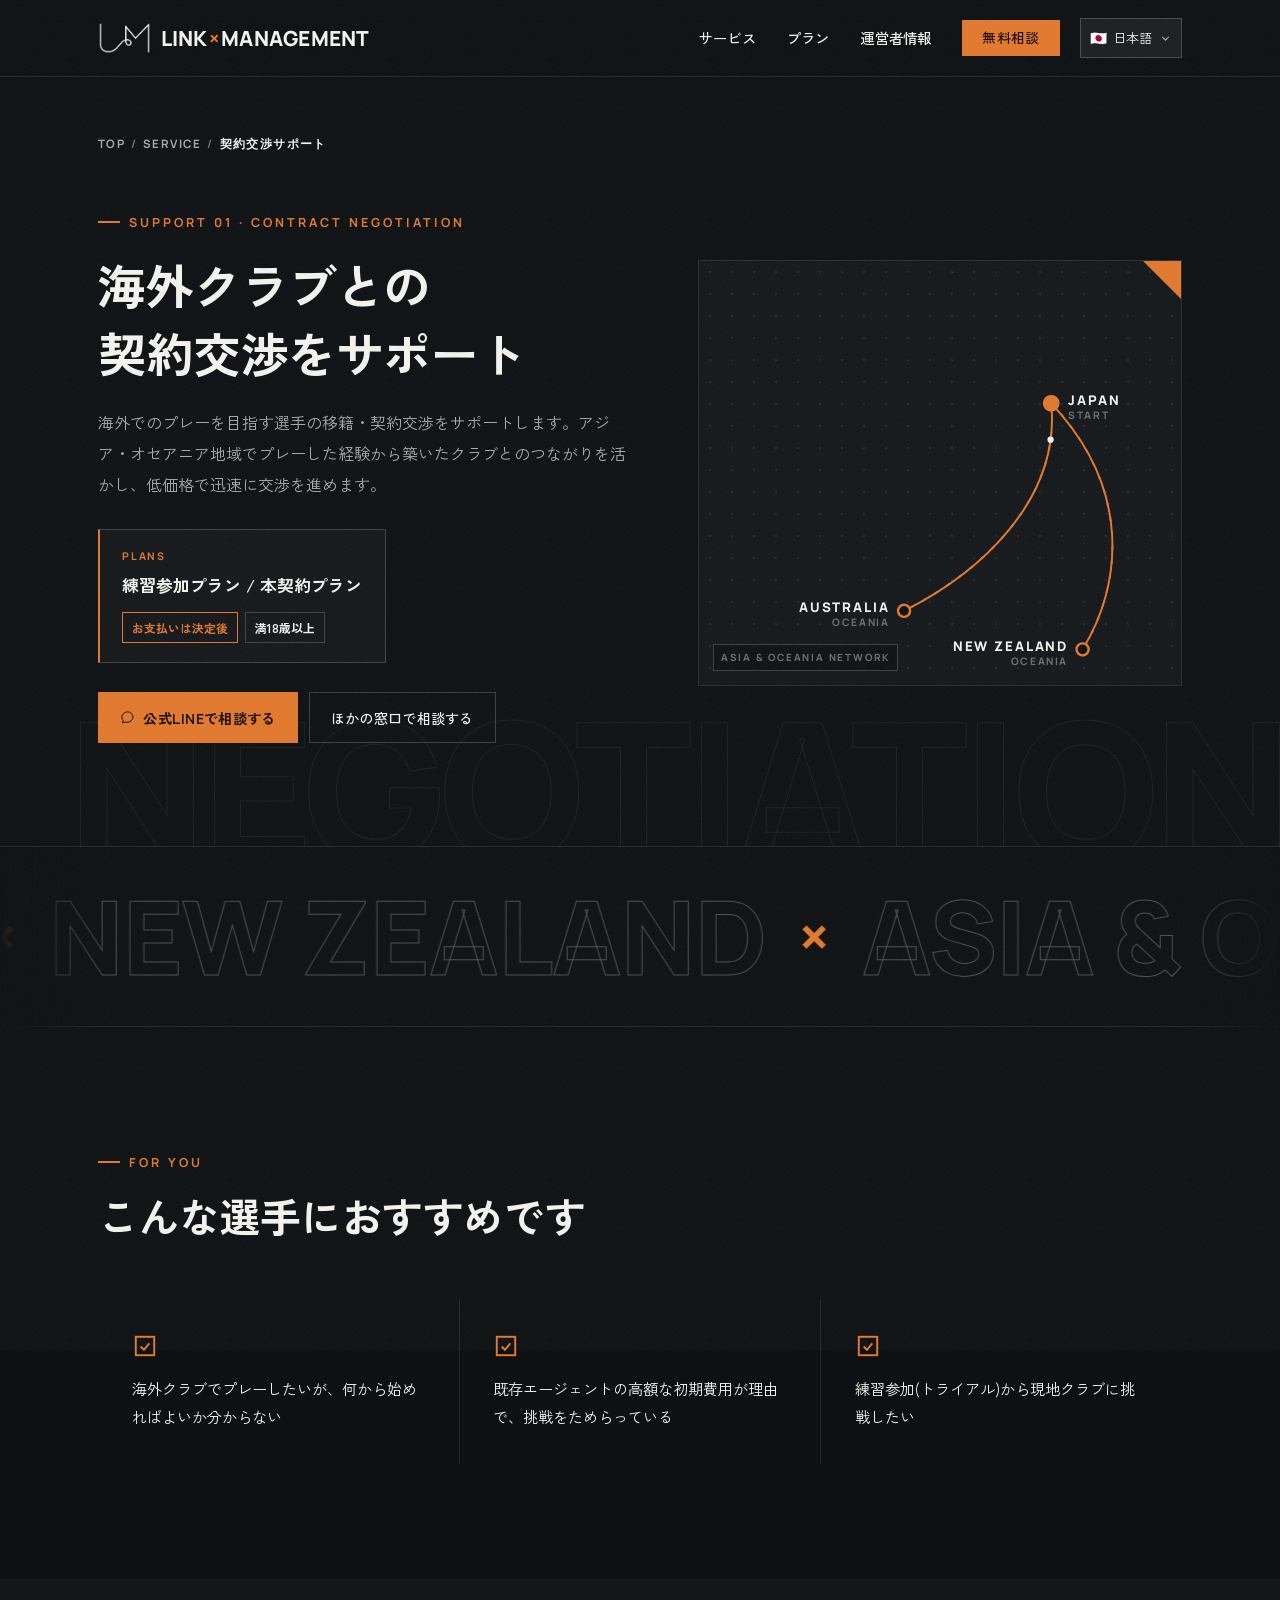
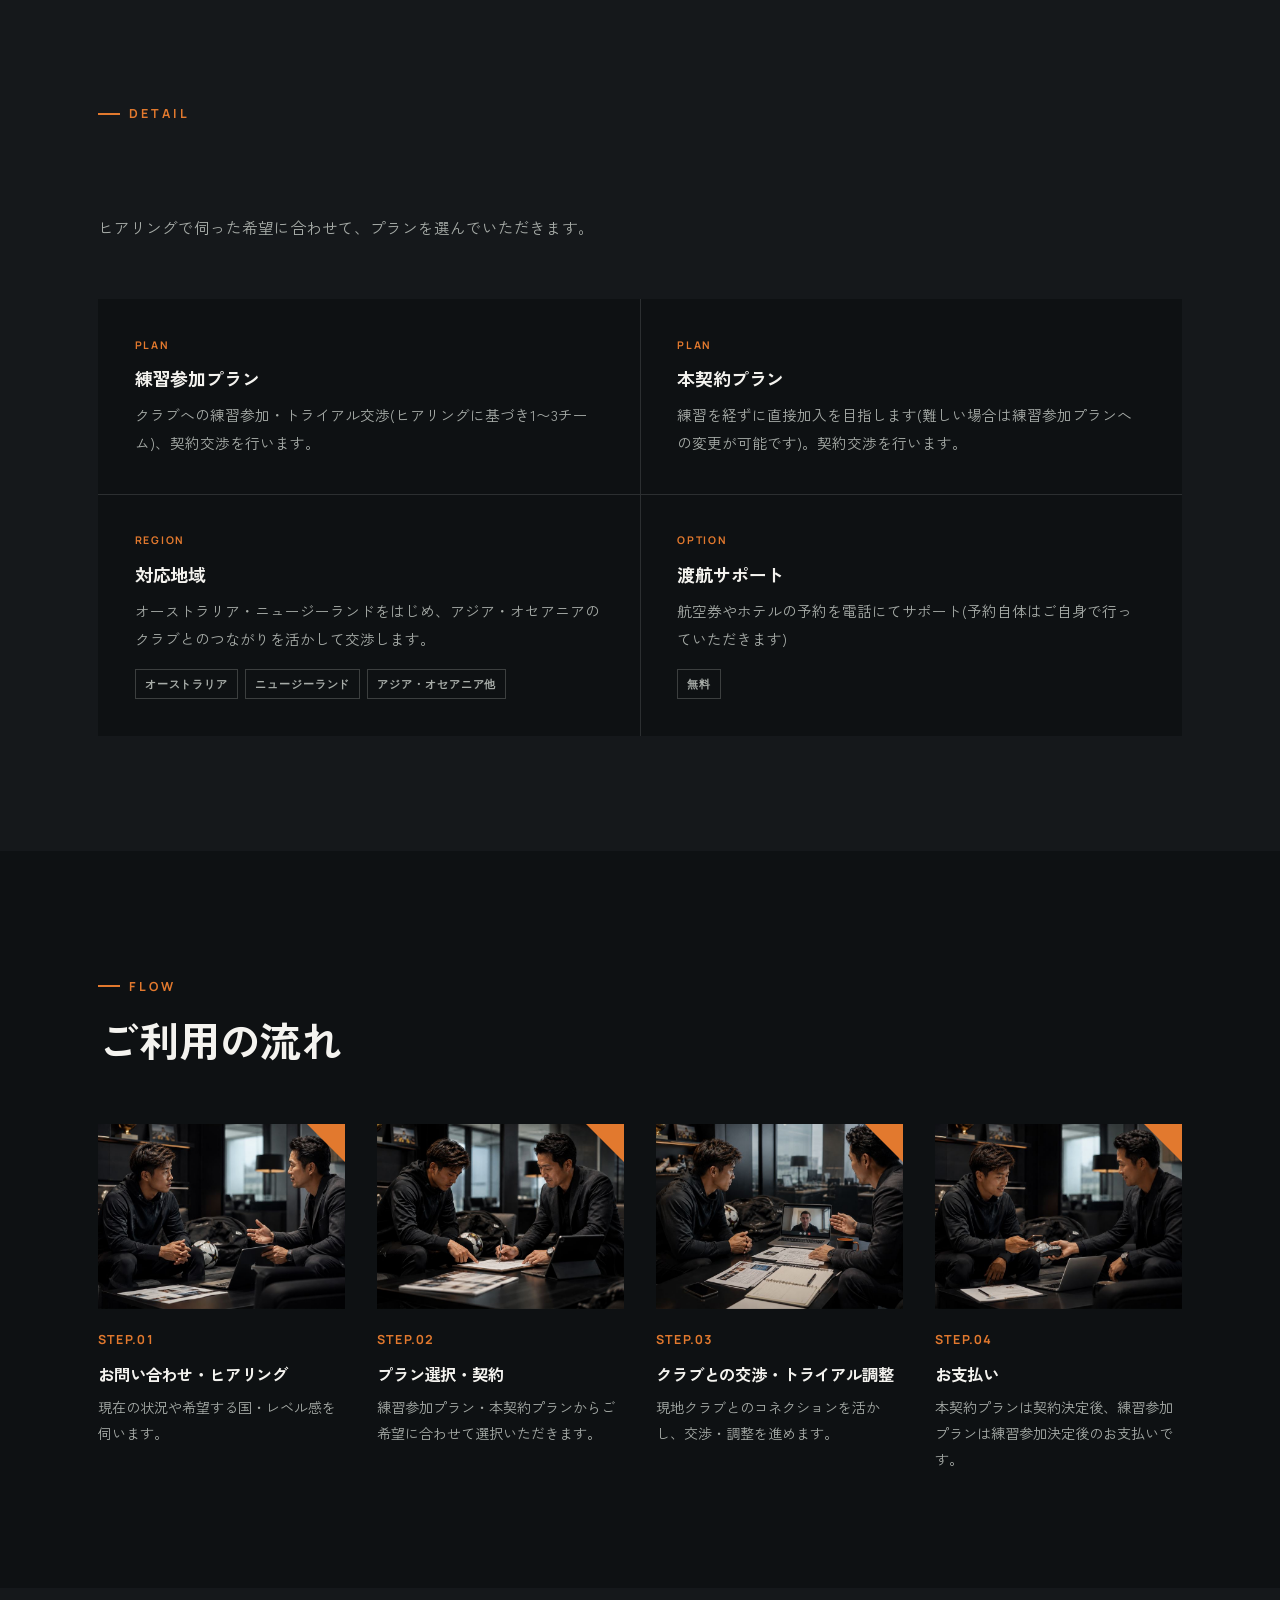
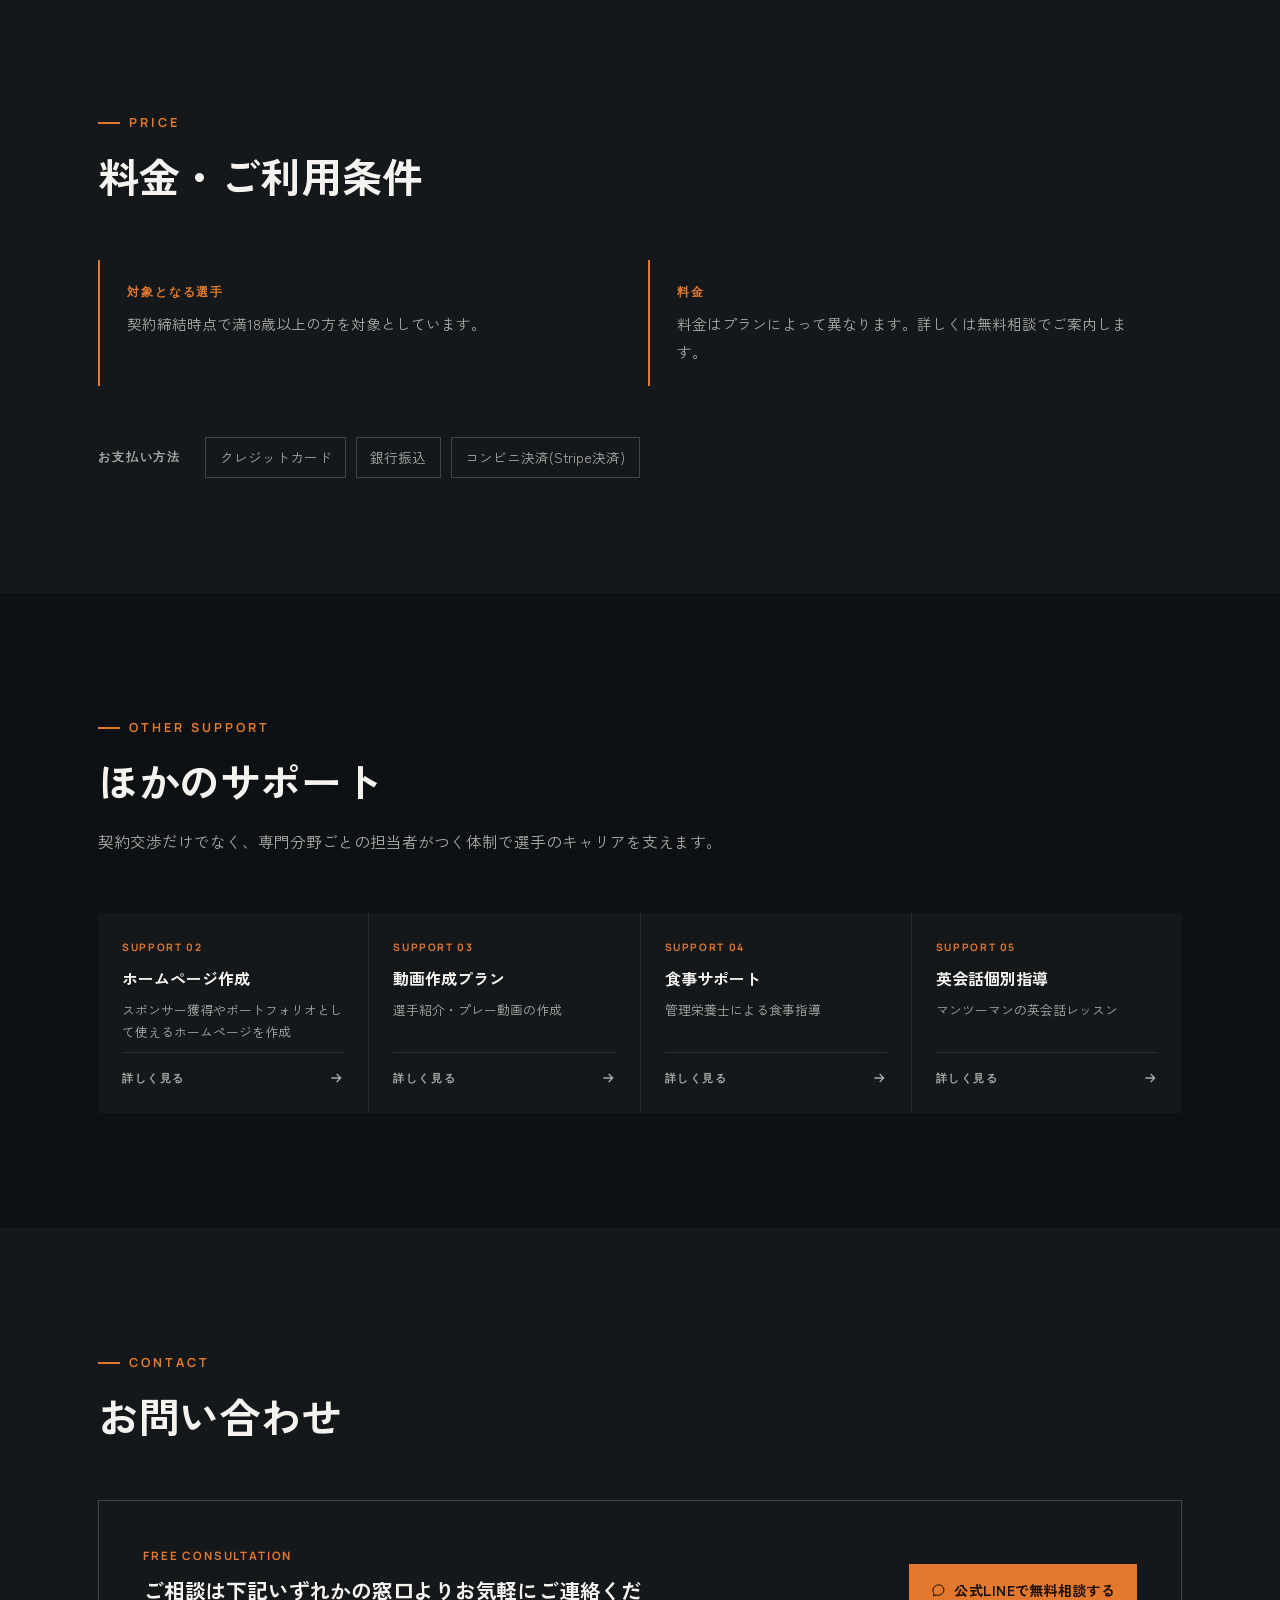
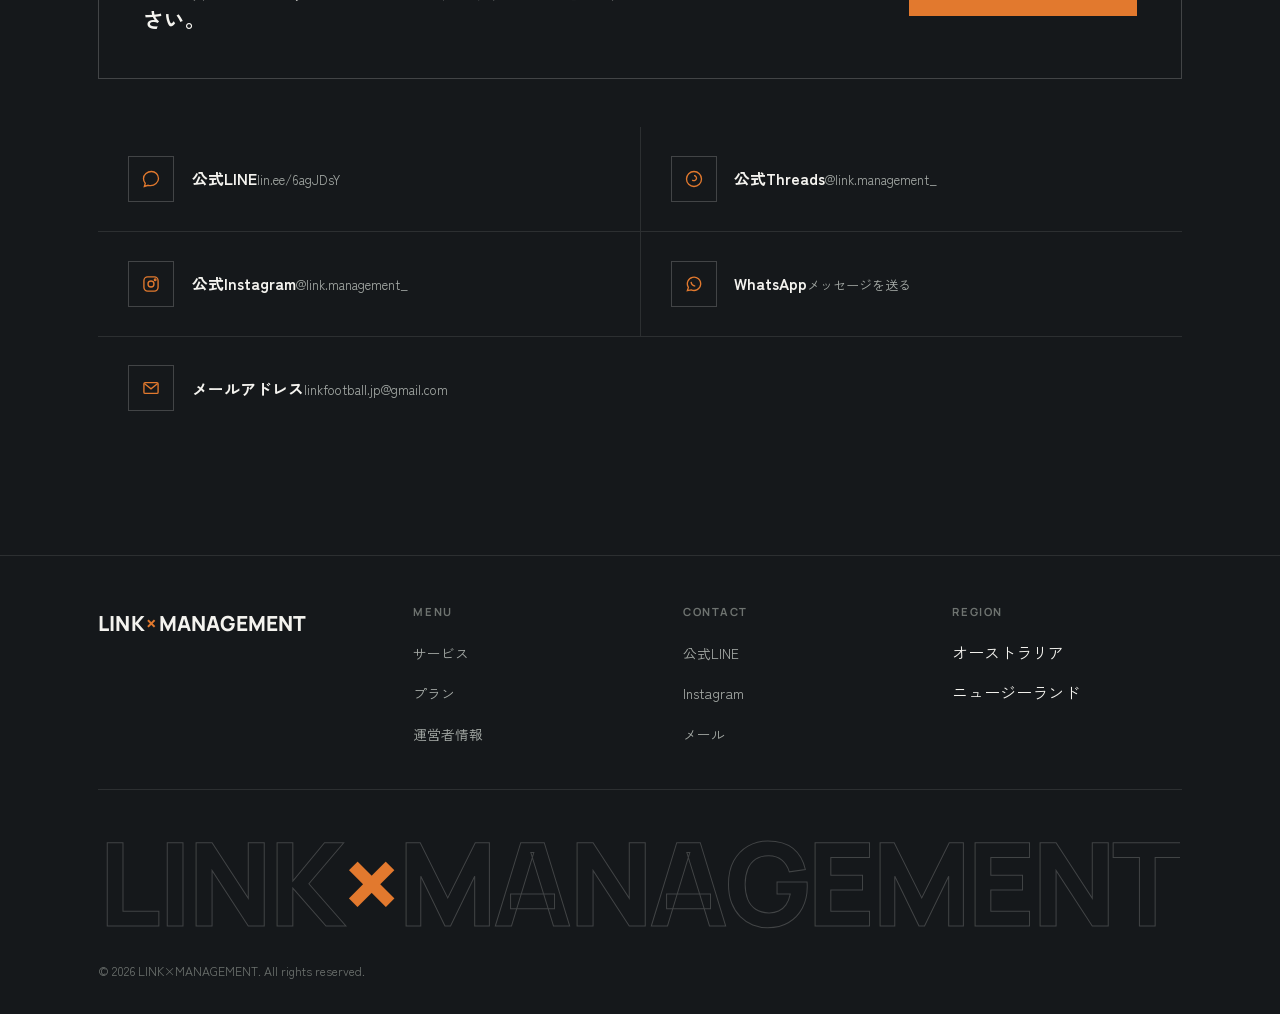
<file: contract/index.html>
<!DOCTYPE html>
<html lang="ja">
<head>
<meta charset="utf-8"/>
<meta content="width=device-width, initial-scale=1, viewport-fit=cover" name="viewport"/>
<title>契約交渉サポート | LINK×MANAGEMENT</title>
<meta content="海外でのプレーを目指す選手の移籍・契約交渉をサポートします。アジア・オセアニア地域でプレーした経験から築いたクラブとのつながりを活かし、低価格で迅速に交渉を進めます。" name="description"/>
<meta content="index, follow, max-image-preview:large" name="robots"/>
<link href="https://link-management.pages.dev/contract/" rel="canonical"/>
<meta content="website" property="og:type"/><meta content="LINK×MANAGEMENT" property="og:site_name"/>
<meta content="契約交渉サポート | LINK×MANAGEMENT" property="og:title"/><meta content="海外でのプレーを目指す選手の移籍・契約交渉をサポートします。アジア・オセアニア地域でプレーした経験から築いたクラブとのつながりを活かし、低価格で迅速に交渉を進めます。" property="og:description"/>
<meta content="https://link-management.pages.dev/contract/" property="og:url"/><meta content="https://link-management.pages.dev/og-image.jpg" property="og:image"/>
<meta content="#0E1113" name="theme-color"/>
<link href="data:image/svg+xml,%3Csvg xmlns='http://www.w3.org/2000/svg' viewBox='0 0 64 64'%3E%3Crect width='64' height='64' rx='8' fill='%230E1113'/%3E%3Ctext x='32' y='42' font-family='Arial,sans-serif' font-weight='900' font-size='24' fill='%23E2792E' text-anchor='middle'%3ELM%3C/text%3E%3C/svg%3E" rel="icon"/>
<link href="https://fonts.googleapis.com" rel="preconnect"/>
<link crossorigin="" href="https://fonts.gstatic.com" rel="preconnect"/>
<link href="https://fonts.googleapis.com/css2?family=Zen+Kaku+Gothic+New:wght@400;500;700;900&amp;family=Noto+Sans+KR:wght@400;500;700;900&amp;family=Noto+Sans+Thai:wght@400;500;700;900&amp;family=Noto+Sans+SC:wght@400;500;700;900&amp;family=Manrope:wght@400;500;600;700;800&amp;display=swap" rel="stylesheet"/>
<link href="/assets/site.css" rel="stylesheet"/>
<link href="/assets/support.css" rel="stylesheet"/>
<script>(function(){var r=document.documentElement;try{var l=localStorage.getItem('lf_lang');if(l)r.setAttribute('lang',l);}catch(e){}r.classList.add('motion');if(matchMedia('(prefers-reduced-motion: reduce)').matches)r.classList.add('rm');setTimeout(function(){r.classList.add('is-loaded');},1500);})();</script>
</head>
<body data-page="contract" data-name-key="support1.name" data-lead-key="c.lead">
<a class="skip-link" data-i18n="skip" href="#main">本文へスキップ</a>
<div aria-hidden="true" class="scroll-progress"></div>
<div aria-hidden="true" class="cursor is-hidden"></div><div aria-hidden="true" class="cursor-dot is-hidden"></div>
<header class="site-header" id="top">
<div class="wrap">
<a aria-label="LINK×MANAGEMENT" class="brand" href="/">
<span class="brand-logo-slot"><img alt="LINK×MANAGEMENT" src="/assets/img/logo.png" style="height:100%;width:auto;display:block;"/></span>
<span class="brand-wordmark">LINK<span class="x">×</span>MANAGEMENT</span>
</a>
<div class="header-right">
<nav class="nav-desktop">
<a data-i18n="nav.service" href="/#service">サービス</a>
<a data-i18n="nav.plans" href="/#plans">プラン</a>
<a data-i18n="nav.about" href="/#about">運営者情報</a>
<a class="nav-cta" data-i18n="nav.contact" href="#contact">無料相談</a>
</nav>
<div class="lang-switch">
<button aria-controls="lang-listbox" aria-expanded="false" aria-haspopup="listbox" class="lang-trigger" id="lang-trigger" type="button">
<span class="lang-trigger__flag" id="lang-trigger-flag">🇯🇵</span>
<span class="lang-trigger__name" id="lang-trigger-name">日本語</span>
<svg class="lang-trigger__chevron" fill="none" stroke="currentColor" stroke-width="2" viewbox="0 0 24 24"><path d="M6 9l6 6 6-6"></path></svg>
</button>
<ul aria-label="Language / 言語を選択" class="lang-listbox" hidden="" id="lang-listbox" role="listbox" tabindex="-1"><li aria-selected="true" data-lang="ja" role="option" tabindex="-1"><span class="flag">🇯🇵</span><span class="name">日本語</span></li><li aria-selected="false" data-lang="en" role="option" tabindex="-1"><span class="flag">🇺🇸</span><span class="name">English</span></li><li aria-selected="false" data-lang="pt" role="option" tabindex="-1"><span class="flag">🇧🇷</span><span class="name">Português</span></li><li aria-selected="false" data-lang="ko" role="option" tabindex="-1"><span class="flag">🇰🇷</span><span class="name">한국어</span></li><li aria-selected="false" data-lang="th" role="option" tabindex="-1"><span class="flag">🇹🇭</span><span class="name">ไทย</span></li><li aria-selected="false" data-lang="zh" role="option" tabindex="-1"><span class="flag">🇨🇳</span><span class="name">中文</span></li><li aria-selected="false" data-lang="es" role="option" tabindex="-1"><span class="flag">🇪🇸</span><span class="name">Español</span></li></ul>
</div>
<button aria-controls="nav-mobile" aria-expanded="false" aria-label="Menu" class="menu-toggle"><span></span><span></span><span></span></button>
</div>
</div>
</header>
<nav class="nav-mobile" id="nav-mobile">
<a data-i18n="nav.top" href="/">トップ</a>
<a data-i18n="nav.service" href="/#service">サービス</a>
<a data-i18n="nav.plans" href="/#plans">プラン</a>
<a data-i18n="nav.about" href="/#about">運営者情報</a>
<a class="nav-cta" data-i18n="nav.contact" href="#contact">無料相談</a>
</nav>
<main id="main">
<section class="s-hero">
<span aria-hidden="true" class="s-hero__bgword">Negotiation</span>
<div class="wrap">
<nav class="crumb"><a href="/">Top</a><span aria-hidden="true">/</span><a href="/#service">Service</a><span aria-hidden="true">/</span><span aria-current="page" data-i18n="support1.name">契約交渉サポート</span></nav>
<div class="s-hero__grid">
<div class="s-hero__copy">
<span class="eyebrow">Support 01 · Contract Negotiation</span>
<h1 data-i18n-html="c.h1">海外クラブとの<br>契約交渉をサポート</h1>
<p class="lead" data-i18n="c.lead">海外でのプレーを目指す選手の移籍・契約交渉をサポートします。アジア・オセアニア地域でプレーした経験から築いたクラブとのつながりを活かし、低価格で迅速に交渉を進めます。</p>
<div class="price-tag"><span class="k">Plans</span><span class="v is-text"><span data-i18n="plan1.title">練習参加プラン</span> / <span data-i18n="plan2.title">本契約プラン</span></span><ul class="chips"><li class="is-accent" data-i18n="chip.after">お支払いは決定後</li><li class="" data-i18n="chip.18">満18歳以上</li></ul></div>
<div class="s-hero__ctas">
<a class="btn btn-accent" href="https://lin.ee/6agJDsY" rel="noopener" target="_blank"><svg fill="none" stroke="currentColor" stroke-width="1.6" viewBox="0 0 24 24"><path d="M21 11.5c0 4.7-4.7 8.5-9.5 8.5-1 0-2-.15-2.9-.45L4 21l1.1-3.8C3.8 15.9 3 13.8 3 11.5 3 6.8 7.7 3 12.5 3S21 6.8 21 11.5Z"></path></svg><span data-i18n="hero.cta.line">公式LINEで相談する</span></a>
<a class="btn btn-outline" data-i18n="btn.other" href="#contact">ほかの窓口で相談する</a>
</div>
</div>
<div class="visual route" aria-hidden="true"><div class="visual__in"><div class="visual__grid"></div><svg viewBox="0 0 400 352" preserveAspectRatio="xMidYMid meet"><path class="path-bg" d="M292,118 C300,200 230,260 170,290"></path><path class="path" d="M292,118 C300,200 230,260 170,290"></path><path class="flow" d="M292,118 C300,200 230,260 170,290" id="r0"></path><path class="path-bg" d="M292,118 C360,190 350,270 318,322"></path><path class="path" d="M292,118 C360,190 350,270 318,322"></path><path class="flow" d="M292,118 C360,190 350,270 318,322" id="r1"></path><circle class="traveler" r="2.6"><animateMotion dur="2.6s" repeatCount="indefinite" begin="1.8s"><mpath href="#r0"></mpath></animateMotion></circle><circle class="traveler" r="2.6"><animateMotion dur="3.1s" repeatCount="indefinite" begin="2.1s"><mpath href="#r1"></mpath></animateMotion></circle><circle class="pulse" cx="170" cy="290" r="5" style="--i:1"></circle><circle class="node" cx="170" cy="290" r="5"></circle><text class="lbl" x="158" y="291" text-anchor="end">AUSTRALIA</text><text class="lbl-sub" x="158" y="303" text-anchor="end">OCEANIA</text><circle class="pulse" cx="318" cy="322" r="5" style="--i:2"></circle><circle class="node" cx="318" cy="322" r="5"></circle><text class="lbl" x="306" y="323" text-anchor="end">NEW ZEALAND</text><text class="lbl-sub" x="306" y="335" text-anchor="end">OCEANIA</text><circle class="pulse" cx="292" cy="118" r="6" style="--i:0"></circle><circle class="node is-home" cx="292" cy="118" r="6"></circle><text class="lbl" x="306" y="119">JAPAN</text><text class="lbl-sub" x="306" y="131">START</text></svg></div><span class="visual__tag">Asia &amp; Oceania Network</span></div>
</div>
</div>
</section>
<div aria-hidden="true" class="marquee"><div class="marquee__track"><div class="marquee__group"><span class="marquee__item">Australia</span><span class="marquee__sep">×</span><span class="marquee__item">New Zealand</span><span class="marquee__sep">×</span><span class="marquee__item">Asia &amp; Oceania</span><span class="marquee__sep">×</span><span class="marquee__item">Trial &amp; Contract</span><span class="marquee__sep">×</span></div><div class="marquee__group"><span class="marquee__item">Australia</span><span class="marquee__sep">×</span><span class="marquee__item">New Zealand</span><span class="marquee__sep">×</span><span class="marquee__item">Asia &amp; Oceania</span><span class="marquee__sep">×</span><span class="marquee__item">Trial &amp; Contract</span><span class="marquee__sep">×</span></div></div></div>

<section id="for"><div class="wrap">
<div class="section-head"><span class="eyebrow">For You</span><h2 data-i18n="sec.for">こんな選手におすすめです</h2></div>
<div class="fit-grid"><div class="fit-card"><svg aria-hidden="true" fill="none" stroke="currentColor" stroke-width="1.8" viewBox="0 0 24 24"><rect x="3.5" y="3.5" width="17" height="17"></rect><path d="M8 12.5l3 3 5-6"></path></svg><p data-i18n="c.fit1">海外クラブでプレーしたいが、何から始めればよいか分からない</p></div><div class="fit-card"><svg aria-hidden="true" fill="none" stroke="currentColor" stroke-width="1.8" viewBox="0 0 24 24"><rect x="3.5" y="3.5" width="17" height="17"></rect><path d="M8 12.5l3 3 5-6"></path></svg><p data-i18n="c.fit2">既存エージェントの高額な初期費用が理由で、挑戦をためらっている</p></div><div class="fit-card"><svg aria-hidden="true" fill="none" stroke="currentColor" stroke-width="1.8" viewBox="0 0 24 24"><rect x="3.5" y="3.5" width="17" height="17"></rect><path d="M8 12.5l3 3 5-6"></path></svg><p data-i18n="c.fit3">練習参加(トライアル)から現地クラブに挑戦したい</p></div></div>
</div></section>
<section class="bleed-alt" id="detail"><div class="wrap">
<div class="section-head"><span class="eyebrow">Detail</span><h2 data-i18n="c.inc.h2">2つのプランから選べます</h2><p class="sub" data-i18n="c.inc.sub">ヒアリングで伺った希望に合わせて、プランを選んでいただきます。</p></div>
<div class="inc-grid"><div class="inc-card"><span class="k">Plan</span><h3 data-i18n="plan1.title">練習参加プラン</h3><p data-i18n="plan1.desc">クラブへの練習参加・トライアル交渉(ヒアリングに基づき1〜3チーム)、契約交渉を行います。</p></div><div class="inc-card"><span class="k">Plan</span><h3 data-i18n="plan2.title">本契約プラン</h3><p data-i18n="plan2.desc">練習を経ずに直接加入を目指します(難しい場合は練習参加プランへの変更が可能です)。契約交渉を行います。</p></div><div class="inc-card"><span class="k">Region</span><h3 data-i18n="ticker.label">対応地域</h3><p data-i18n="c.region.p">オーストラリア・ニュージーランドをはじめ、アジア・オセアニアのクラブとのつながりを活かして交渉します。</p><ul class="tagline"><li data-i18n="ticker.tag.au">オーストラリア</li><li data-i18n="ticker.tag.nz">ニュージーランド</li><li data-i18n="ticker.tag.asia">アジア・オセアニア他</li></ul></div><div class="inc-card"><span class="k">Option</span><h3 data-i18n="opt3.name">渡航サポート</h3><p data-i18n="opt3.desc">航空券やホテルの予約を電話にてサポート(予約自体はご自身で行っていただきます)</p><ul class="tagline"><li data-i18n="opt3.free">無料</li></ul></div></div>

</div></section>
<section id="flow"><div class="wrap">
<div class="section-head"><span class="eyebrow">Flow</span><h2 data-i18n="sec.flow">ご利用の流れ</h2></div>
<ol class="flow flow--photo" style="--n:4"><li><div class="media-slot cut"><img alt="お問い合わせ・ヒアリングの様子" class="media-slot__ph" data-i18n-alt="img.step1" loading="lazy" src="/assets/img/step1.jpg"/></div><span class="num">STEP.01</span><h3 data-i18n="step1.title">お問い合わせ・ヒアリング</h3><p data-i18n="step1.desc">現在の状況や希望する国・レベル感を伺います。</p></li><li><div class="media-slot cut"><img alt="プラン選択・契約の様子" class="media-slot__ph" data-i18n-alt="img.step2" loading="lazy" src="/assets/img/step2.jpg"/></div><span class="num">STEP.02</span><h3 data-i18n="step2.title">プラン選択・契約</h3><p data-i18n="step2.desc">練習参加プラン・本契約プランからご希望に合わせて選択いただきます。</p></li><li><div class="media-slot cut"><img alt="クラブとの交渉・トライアル調整の様子" class="media-slot__ph" data-i18n-alt="img.step3" loading="lazy" src="/assets/img/step3.jpg"/></div><span class="num">STEP.03</span><h3 data-i18n="step3.title">クラブとの交渉・トライアル調整</h3><p data-i18n="step3.desc">現地クラブとのコネクションを活かし、交渉・調整を進めます。</p></li><li><div class="media-slot cut"><img alt="お支払いの様子" class="media-slot__ph" data-i18n-alt="img.step4" loading="lazy" src="/assets/img/step4.jpg"/></div><span class="num">STEP.04</span><h3 data-i18n="step4.title">お支払い</h3><p data-i18n="step4.desc">本契約プランは契約決定後、練習参加プランは練習参加決定後のお支払いです。</p></li></ol>
</div></section>
<section class="bleed-alt" id="price"><div class="wrap"><div class="section-head"><span class="eyebrow">Price</span><h2 data-i18n="sec.price">料金・ご利用条件</h2></div><div class="note-list"><div class="eligibility"><span class="label" data-i18n="eligibility.label">対象となる選手</span><p data-i18n="eligibility.text">契約締結時点で満18歳以上の方を対象としています。</p></div><div class="eligibility"><span class="label" data-i18n="note.fee.label">料金</span><p data-i18n="note.fee.contract">料金はプランによって異なります。詳しくは無料相談でご案内します。</p></div></div><div class="payment-methods"><span class="label" data-i18n="payment.label">お支払い方法</span><ul><li data-i18n="payment.credit">クレジットカード</li><li data-i18n="payment.transfer">銀行振込</li><li data-i18n="payment.konbini">コンビニ決済(Stripe決済)</li></ul></div></div></section>
<section id="related"><div class="wrap">
<div class="section-head"><span class="eyebrow">Other Support</span><h2 data-i18n="sec.related">ほかのサポート</h2><p class="sub" data-i18n="sec.related.sub">契約交渉だけでなく、専門分野ごとの担当者がつく体制で選手のキャリアを支えます。</p></div>
<div class="rel-grid"><a class="rel-card" href="/website/"><span class="k">Support 02</span><span class="n" data-i18n="sp.website.name">ホームページ作成</span><span class="d" data-i18n="support2.desc">スポンサー獲得やポートフォリオとして使えるホームページを作成</span><span class="go"><span data-i18n="rel.go">詳しく見る</span><svg fill="none" stroke="currentColor" stroke-width="2" viewBox="0 0 24 24"><path d="M5 12h14M13 6l6 6-6 6"></path></svg></span></a><a class="rel-card" href="/video/"><span class="k">Support 03</span><span class="n" data-i18n="support0.name">動画作成プラン</span><span class="d" data-i18n="support0.desc">選手紹介・プレー動画の作成</span><span class="go"><span data-i18n="rel.go">詳しく見る</span><svg fill="none" stroke="currentColor" stroke-width="2" viewBox="0 0 24 24"><path d="M5 12h14M13 6l6 6-6 6"></path></svg></span></a><a class="rel-card" href="/nutrition/"><span class="k">Support 04</span><span class="n" data-i18n="opt4.name">食事サポート</span><span class="d" data-i18n="sp.nutrition.desc">管理栄養士による食事指導</span><span class="go"><span data-i18n="rel.go">詳しく見る</span><svg fill="none" stroke="currentColor" stroke-width="2" viewBox="0 0 24 24"><path d="M5 12h14M13 6l6 6-6 6"></path></svg></span></a><a class="rel-card" href="/english/"><span class="k">Support 05</span><span class="n" data-i18n="opt5.name">英会話個別指導</span><span class="d" data-i18n="sp.english.desc">マンツーマンの英会話レッスン</span><span class="go"><span data-i18n="rel.go">詳しく見る</span><svg fill="none" stroke="currentColor" stroke-width="2" viewBox="0 0 24 24"><path d="M5 12h14M13 6l6 6-6 6"></path></svg></span></a></div>
</div></section>
<section class="bleed-alt" id="contact">
<div class="wrap">
<div class="section-head">
<span class="eyebrow">Contact</span>
<h2 data-i18n="contact.h2">お問い合わせ</h2>
</div>
<div class="contact-cta">
<div class="t">
<span class="k">Free Consultation</span>
<h3 data-i18n="contact.cta_text">ご相談は下記いずれかの窓口よりお気軽にご連絡ください。</h3>
</div>
<a class="btn btn-accent" href="https://lin.ee/6agJDsY" rel="noopener" target="_blank">
<svg fill="none" stroke="currentColor" stroke-width="1.6" viewbox="0 0 24 24"><path d="M21 11.5c0 4.7-4.7 8.5-9.5 8.5-1 0-2-.15-2.9-.45L4 21l1.1-3.8C3.8 15.9 3 13.8 3 11.5 3 6.8 7.7 3 12.5 3S21 6.8 21 11.5Z"></path></svg>
<span data-i18n="contact.cta_button">公式LINEで無料相談する</span>
</a>
</div>
<div class="contact-grid">
<a class="contact-card" href="https://lin.ee/6agJDsY" rel="noopener" target="_blank">
<span class="icon"><svg fill="none" stroke="currentColor" stroke-width="1.6" viewbox="0 0 24 24"><path d="M21 11.5c0 4.7-4.7 8.5-9.5 8.5-1 0-2-.15-2.9-.45L4 21l1.1-3.8C3.8 15.9 3 13.8 3 11.5 3 6.8 7.7 3 12.5 3S21 6.8 21 11.5Z"></path></svg></span>
<span class="info"><span class="channel" data-i18n="contact.line_label">公式LINE</span><span class="detail">lin.ee/6agJDsY</span></span>
</a>
<a class="contact-card" href="https://www.threads.com/@link.management_" rel="noopener" target="_blank">
<span class="icon"><svg fill="none" stroke="currentColor" stroke-width="1.6" viewbox="0 0 24 24"><circle cx="12" cy="12" r="9"></circle><path d="M12 8a3 3 0 1 1-2.1 5.1"></path></svg></span>
<span class="info"><span class="channel" data-i18n="contact.threads_label">公式Threads</span><span class="detail">@link.management_</span></span>
</a>
<a class="contact-card" href="https://www.instagram.com/link.management_" rel="noopener" target="_blank">
<span class="icon"><svg fill="none" stroke="currentColor" stroke-width="1.6" viewbox="0 0 24 24"><rect height="17" rx="4.5" width="17" x="3.5" y="3.5"></rect><circle cx="12" cy="12" r="3.6"></circle><circle cx="17" cy="7" r="1"></circle></svg></span>
<span class="info"><span class="channel" data-i18n="contact.instagram_label">公式Instagram</span><span class="detail">@link.management_</span></span>
</a>
<a class="contact-card" href="https://wa.me/message/OH776LDKUG5LB1" rel="noopener" target="_blank">
<span class="icon"><svg fill="none" stroke="currentColor" stroke-width="1.6" viewbox="0 0 24 24"><path d="M4 20l1.3-3.9A8 8 0 1 1 8.6 19L4 20Z"></path><path d="M8.5 9.5c.3 2.6 2.4 4.7 5 5"></path></svg></span>
<span class="info"><span class="channel">WhatsApp</span><span class="detail" data-i18n="contact.whatsapp_detail">メッセージを送る</span></span>
</a>
<a class="contact-card" href="mailto:linkfootball.jp@gmail.com" style="grid-column:1/-1;">
<span class="icon"><svg fill="none" stroke="currentColor" stroke-width="1.6" viewbox="0 0 24 24"><rect height="13" rx="1.5" width="17" x="3.5" y="5.5"></rect><path d="M4 6.5 12 13l8-6.5"></path></svg></span>
<span class="info"><span class="channel" data-i18n="contact.email_label">メールアドレス</span><span class="detail">linkfootball.jp@gmail.com</span></span>
</a>
</div>
</div>
</section>
</main>
<footer class="site-footer">
<div class="wrap">
<div class="footer-grid">
<div class="footer-brand">
<span class="brand-wordmark">LINK<span class="x">×</span>MANAGEMENT</span>
</div>
<div class="footer-col">
<h4>Menu</h4>
<ul>
<li><a data-i18n="nav.service" href="/#service">サービス</a></li>
<li><a data-i18n="nav.plans" href="/#plans">プラン</a></li>
<li><a data-i18n="nav.about" href="/#about">運営者情報</a></li>
</ul>
</div>
<div class="footer-col">
<h4>Contact</h4>
<ul>
<li><a data-i18n="contact.line_label" href="https://lin.ee/6agJDsY" rel="noopener" target="_blank">公式LINE</a></li>
<li><a href="https://www.instagram.com/link.management_" rel="noopener" target="_blank">Instagram</a></li>
<li><a data-i18n="footer.contact.email" href="mailto:linkfootball.jp@gmail.com">メール</a></li>
</ul>
</div>
<div class="footer-col">
<h4>Region</h4>
<ul>
<li data-i18n="ticker.tag.au">Australia</li>
<li data-i18n="ticker.tag.nz">New Zealand</li>
</ul>
</div>
</div>
<div aria-hidden="true" class="footer-mega"><span style="--i:0">L</span><span style="--i:1">I</span><span style="--i:2">N</span><span style="--i:3">K</span><span class="x" style="--i:4">×</span><span style="--i:5">M</span><span style="--i:6">A</span><span style="--i:7">N</span><span style="--i:8">A</span><span style="--i:9">G</span><span style="--i:10">E</span><span style="--i:11">M</span><span style="--i:12">E</span><span style="--i:13">N</span><span style="--i:14">T</span></div>
<div class="footer-bottom">
<span>© <span id="year"></span> LINK×MANAGEMENT. <span data-i18n="footer.copyright">All rights reserved.</span></span>
</div>
</div>
</footer>
<script src="/assets/i18n.js"></script>
<script src="/assets/support.js"></script>
</body>
</html>
</file>
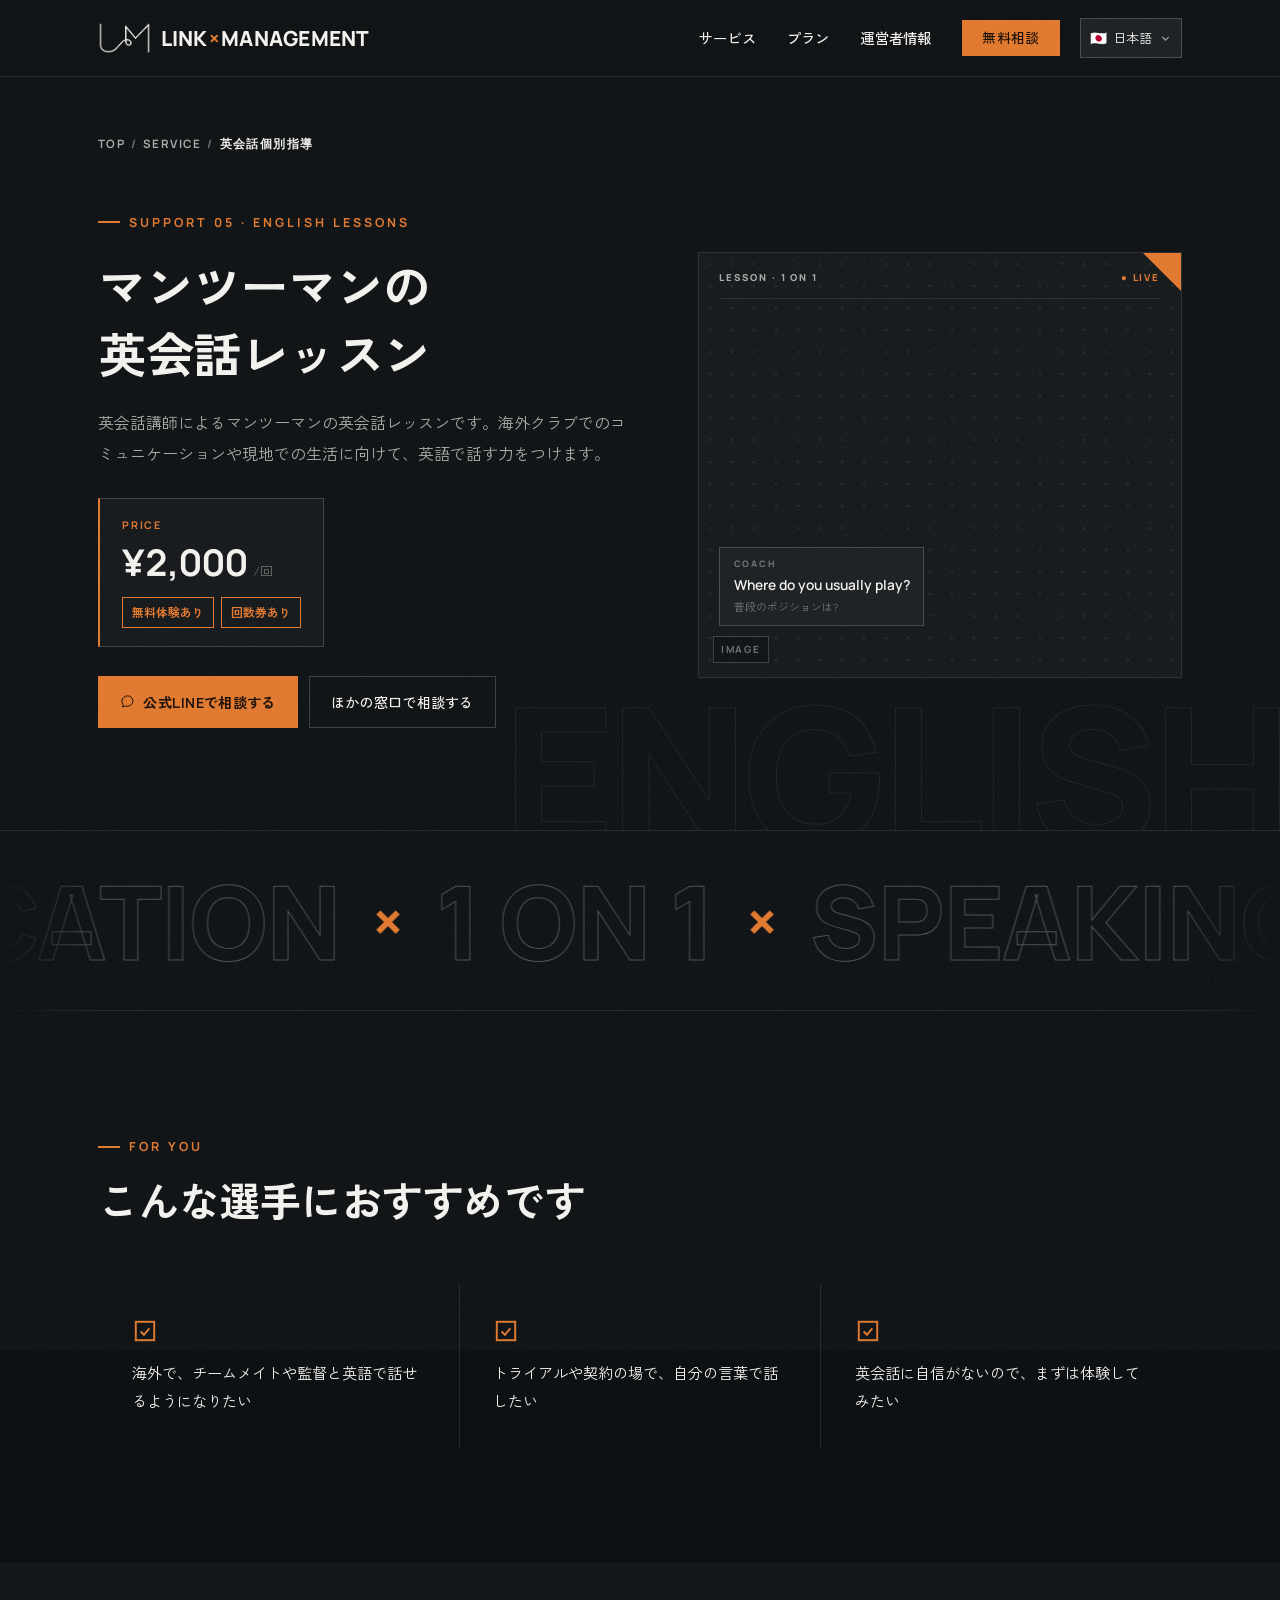
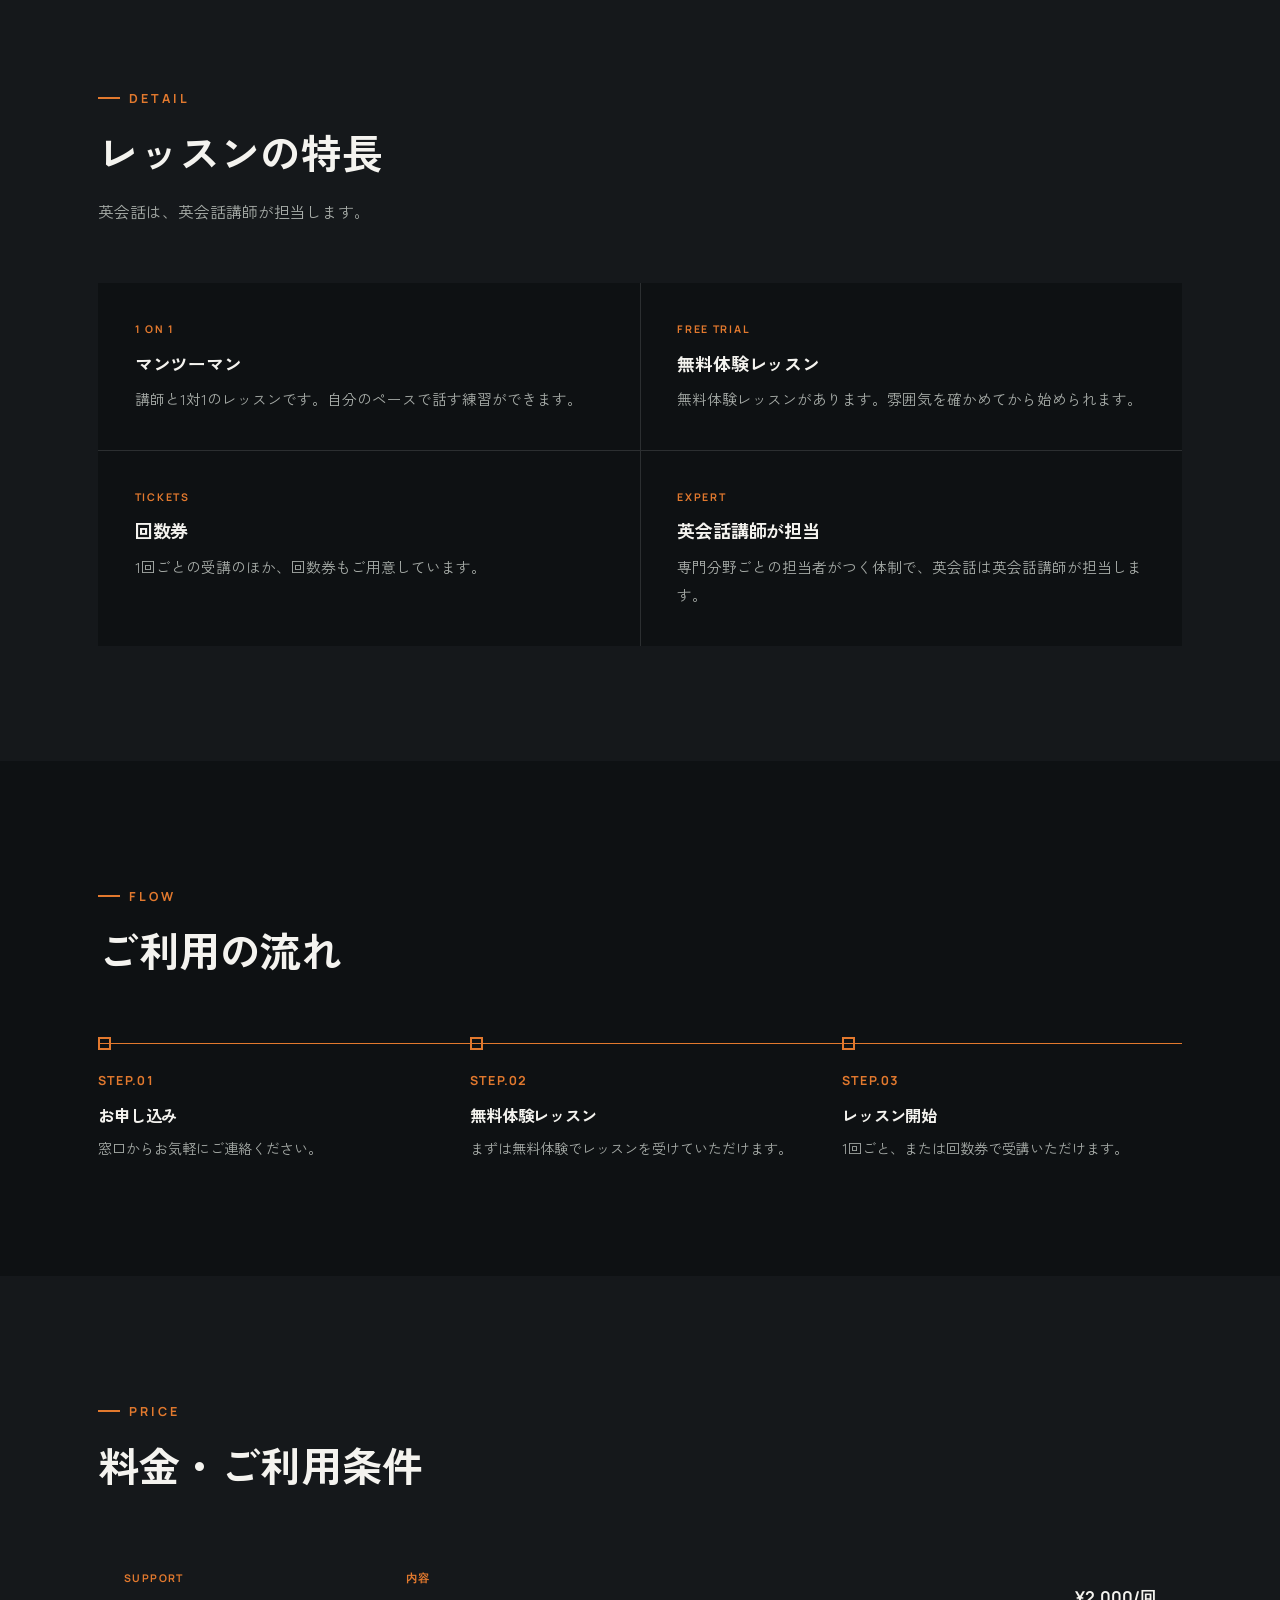
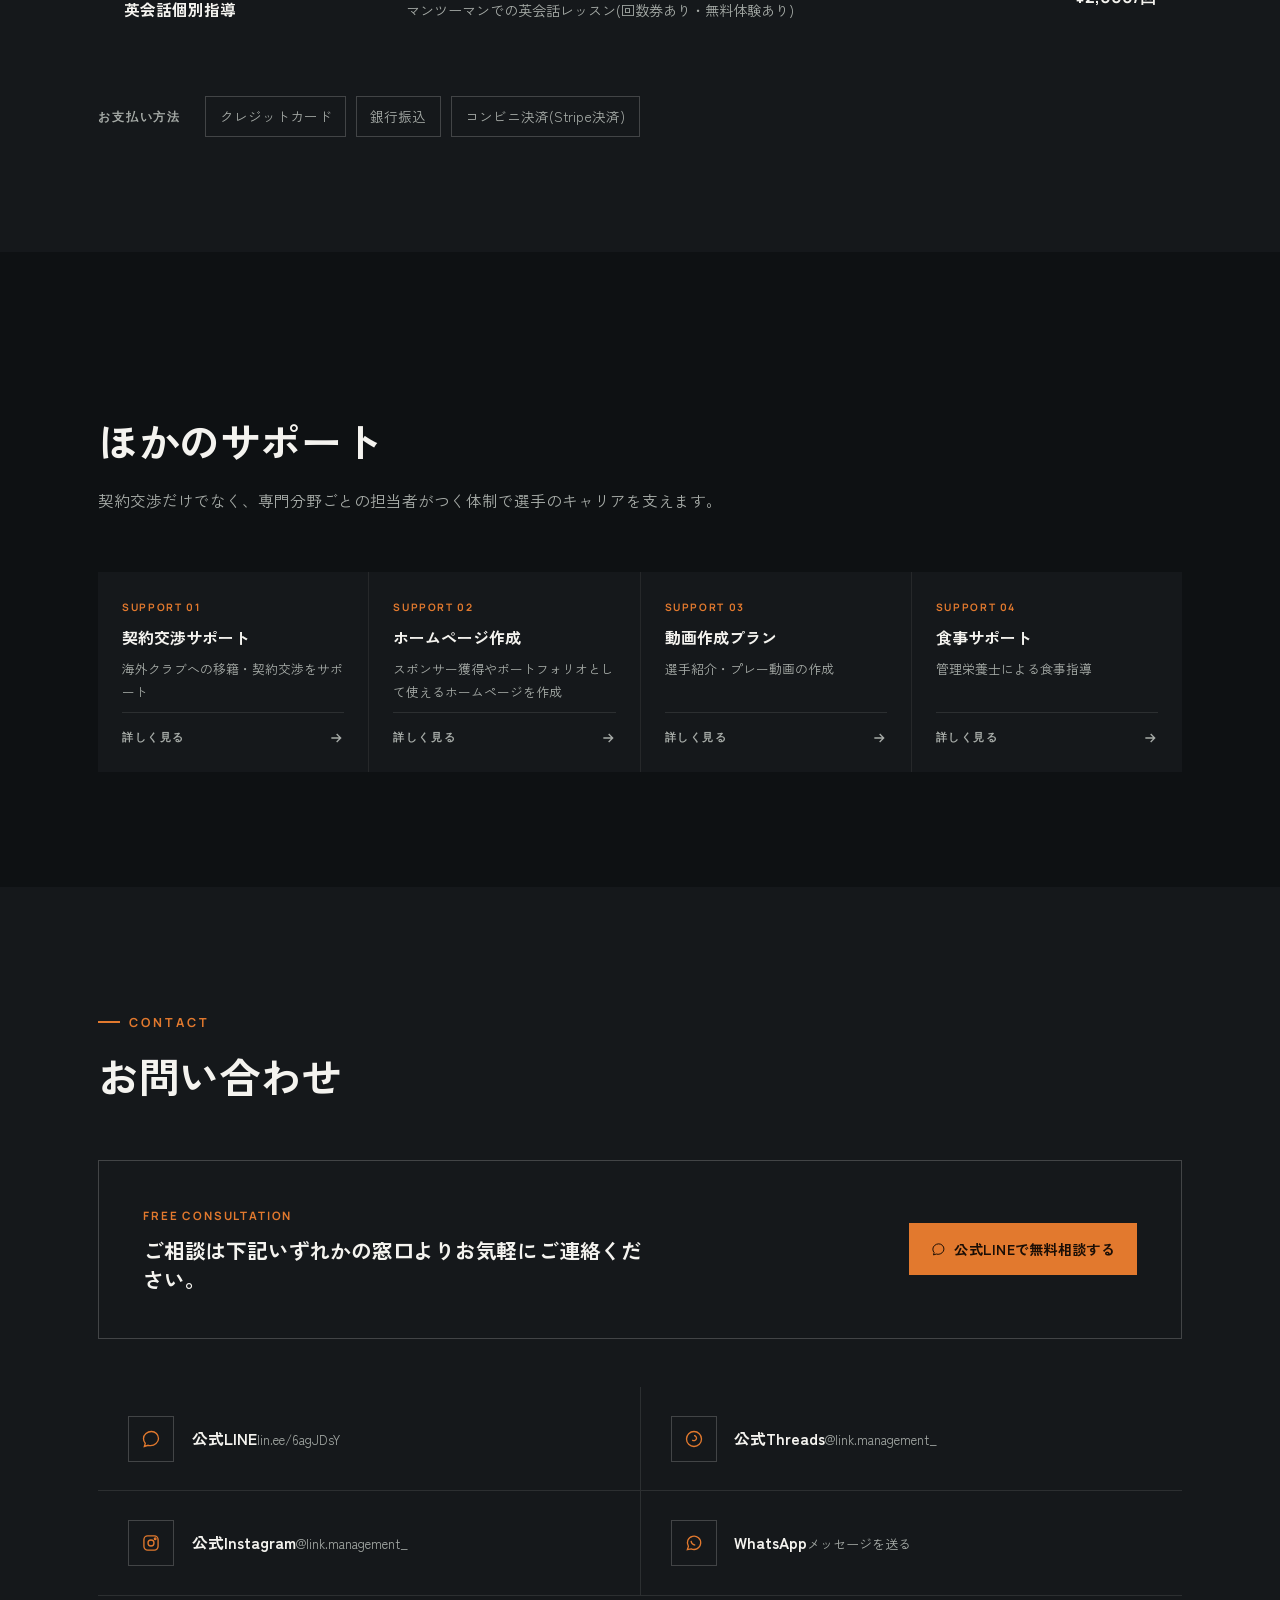
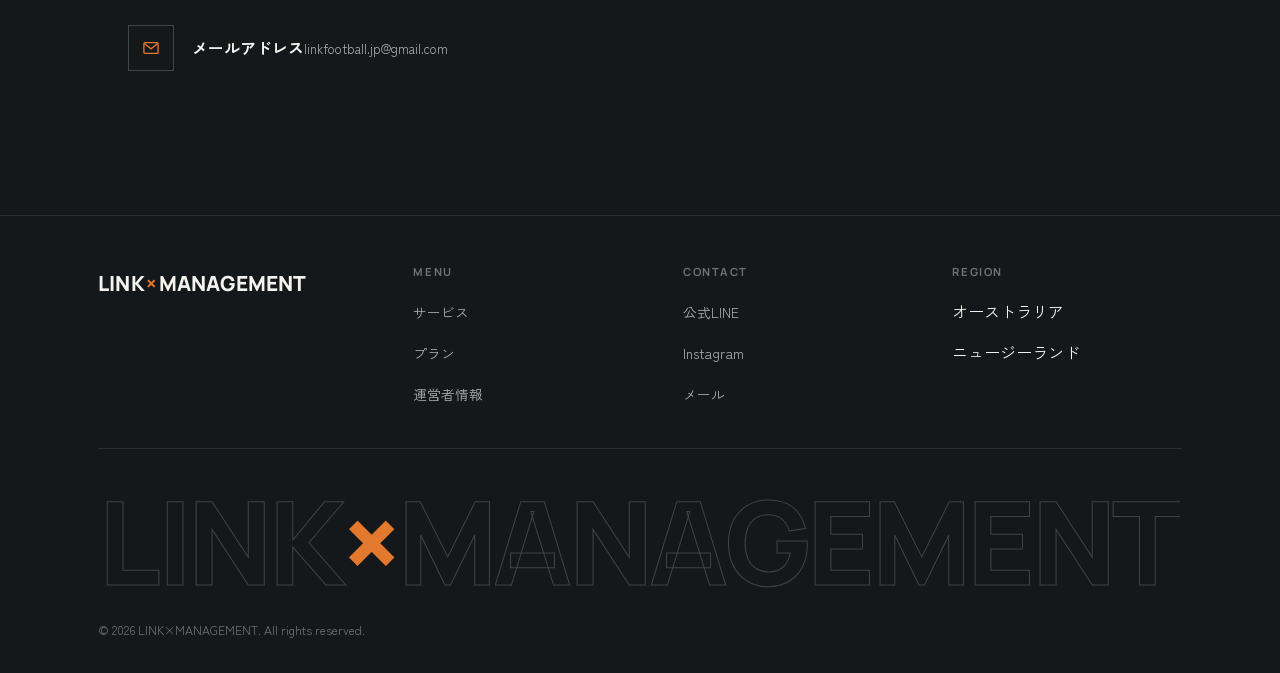
<file: english/index.html>
<!DOCTYPE html>
<html lang="ja">
<head>
<meta charset="utf-8"/>
<meta content="width=device-width, initial-scale=1, viewport-fit=cover" name="viewport"/>
<title>英会話個別指導 | LINK×MANAGEMENT</title>
<meta content="英会話講師によるマンツーマンの英会話レッスンです。海外クラブでのコミュニケーションや現地での生活に向けて、英語で話す力をつけます。" name="description"/>
<meta content="index, follow, max-image-preview:large" name="robots"/>
<link href="https://link-management.pages.dev/english/" rel="canonical"/>
<meta content="website" property="og:type"/><meta content="LINK×MANAGEMENT" property="og:site_name"/>
<meta content="英会話個別指導 | LINK×MANAGEMENT" property="og:title"/><meta content="英会話講師によるマンツーマンの英会話レッスンです。海外クラブでのコミュニケーションや現地での生活に向けて、英語で話す力をつけます。" property="og:description"/>
<meta content="https://link-management.pages.dev/english/" property="og:url"/><meta content="https://link-management.pages.dev/og-image.jpg" property="og:image"/>
<meta content="#0E1113" name="theme-color"/>
<link href="data:image/svg+xml,%3Csvg xmlns='http://www.w3.org/2000/svg' viewBox='0 0 64 64'%3E%3Crect width='64' height='64' rx='8' fill='%230E1113'/%3E%3Ctext x='32' y='42' font-family='Arial,sans-serif' font-weight='900' font-size='24' fill='%23E2792E' text-anchor='middle'%3ELM%3C/text%3E%3C/svg%3E" rel="icon"/>
<link href="https://fonts.googleapis.com" rel="preconnect"/>
<link crossorigin="" href="https://fonts.gstatic.com" rel="preconnect"/>
<link href="https://fonts.googleapis.com/css2?family=Zen+Kaku+Gothic+New:wght@400;500;700;900&amp;family=Noto+Sans+KR:wght@400;500;700;900&amp;family=Noto+Sans+Thai:wght@400;500;700;900&amp;family=Noto+Sans+SC:wght@400;500;700;900&amp;family=Manrope:wght@400;500;600;700;800&amp;display=swap" rel="stylesheet"/>
<link href="/assets/site.css" rel="stylesheet"/>
<link href="/assets/support.css" rel="stylesheet"/>
<script>(function(){var r=document.documentElement;try{var l=localStorage.getItem('lf_lang');if(l)r.setAttribute('lang',l);}catch(e){}r.classList.add('motion');if(matchMedia('(prefers-reduced-motion: reduce)').matches)r.classList.add('rm');setTimeout(function(){r.classList.add('is-loaded');},1500);})();</script>
</head>
<body data-page="english" data-name-key="opt5.name" data-lead-key="e.lead">
<a class="skip-link" data-i18n="skip" href="#main">本文へスキップ</a>
<div aria-hidden="true" class="scroll-progress"></div>
<div aria-hidden="true" class="cursor is-hidden"></div><div aria-hidden="true" class="cursor-dot is-hidden"></div>
<header class="site-header" id="top">
<div class="wrap">
<a aria-label="LINK×MANAGEMENT" class="brand" href="/">
<span class="brand-logo-slot"><img alt="LINK×MANAGEMENT" src="/assets/img/logo.png" style="height:100%;width:auto;display:block;"/></span>
<span class="brand-wordmark">LINK<span class="x">×</span>MANAGEMENT</span>
</a>
<div class="header-right">
<nav class="nav-desktop">
<a data-i18n="nav.service" href="/#service">サービス</a>
<a data-i18n="nav.plans" href="/#plans">プラン</a>
<a data-i18n="nav.about" href="/#about">運営者情報</a>
<a class="nav-cta" data-i18n="nav.contact" href="#contact">無料相談</a>
</nav>
<div class="lang-switch">
<button aria-controls="lang-listbox" aria-expanded="false" aria-haspopup="listbox" class="lang-trigger" id="lang-trigger" type="button">
<span class="lang-trigger__flag" id="lang-trigger-flag">🇯🇵</span>
<span class="lang-trigger__name" id="lang-trigger-name">日本語</span>
<svg class="lang-trigger__chevron" fill="none" stroke="currentColor" stroke-width="2" viewbox="0 0 24 24"><path d="M6 9l6 6 6-6"></path></svg>
</button>
<ul aria-label="Language / 言語を選択" class="lang-listbox" hidden="" id="lang-listbox" role="listbox" tabindex="-1"><li aria-selected="true" data-lang="ja" role="option" tabindex="-1"><span class="flag">🇯🇵</span><span class="name">日本語</span></li><li aria-selected="false" data-lang="en" role="option" tabindex="-1"><span class="flag">🇺🇸</span><span class="name">English</span></li><li aria-selected="false" data-lang="pt" role="option" tabindex="-1"><span class="flag">🇧🇷</span><span class="name">Português</span></li><li aria-selected="false" data-lang="ko" role="option" tabindex="-1"><span class="flag">🇰🇷</span><span class="name">한국어</span></li><li aria-selected="false" data-lang="th" role="option" tabindex="-1"><span class="flag">🇹🇭</span><span class="name">ไทย</span></li><li aria-selected="false" data-lang="zh" role="option" tabindex="-1"><span class="flag">🇨🇳</span><span class="name">中文</span></li><li aria-selected="false" data-lang="es" role="option" tabindex="-1"><span class="flag">🇪🇸</span><span class="name">Español</span></li></ul>
</div>
<button aria-controls="nav-mobile" aria-expanded="false" aria-label="Menu" class="menu-toggle"><span></span><span></span><span></span></button>
</div>
</div>
</header>
<nav class="nav-mobile" id="nav-mobile">
<a data-i18n="nav.top" href="/">トップ</a>
<a data-i18n="nav.service" href="/#service">サービス</a>
<a data-i18n="nav.plans" href="/#plans">プラン</a>
<a data-i18n="nav.about" href="/#about">運営者情報</a>
<a class="nav-cta" data-i18n="nav.contact" href="#contact">無料相談</a>
</nav>
<main id="main">
<section class="s-hero">
<span aria-hidden="true" class="s-hero__bgword">English</span>
<div class="wrap">
<nav class="crumb"><a href="/">Top</a><span aria-hidden="true">/</span><a href="/#service">Service</a><span aria-hidden="true">/</span><span aria-current="page" data-i18n="opt5.name">英会話個別指導</span></nav>
<div class="s-hero__grid">
<div class="s-hero__copy">
<span class="eyebrow">Support 05 · English Lessons</span>
<h1 data-i18n-html="e.h1">マンツーマンの<br>英会話レッスン</h1>
<p class="lead" data-i18n="e.lead">英会話講師によるマンツーマンの英会話レッスンです。海外クラブでのコミュニケーションや現地での生活に向けて、英語で話す力をつけます。</p>
<div class="price-tag"><span class="k">Price</span><span class="v" data-i18n-html="e.price.tag">¥2,000<small>/回</small></span><ul class="chips"><li class="is-accent" data-i18n="chip.freetrial">無料体験あり</li><li class="is-accent" data-i18n="chip.tickets">回数券あり</li></ul></div>
<div class="s-hero__ctas">
<a class="btn btn-accent" href="https://lin.ee/6agJDsY" rel="noopener" target="_blank"><svg fill="none" stroke="currentColor" stroke-width="1.6" viewBox="0 0 24 24"><path d="M21 11.5c0 4.7-4.7 8.5-9.5 8.5-1 0-2-.15-2.9-.45L4 21l1.1-3.8C3.8 15.9 3 13.8 3 11.5 3 6.8 7.7 3 12.5 3S21 6.8 21 11.5Z"></path></svg><span data-i18n="hero.cta.line">公式LINEで相談する</span></a>
<a class="btn btn-outline" data-i18n="btn.other" href="#contact">ほかの窓口で相談する</a>
</div>
</div>
<div class="visual" aria-hidden="true"><div class="visual__in"><div class="visual__grid"></div>
<div class="chat" data-chat><div class="chat__head"><span>LESSON · 1 ON 1</span><b>● LIVE</b></div><div class="chat__stage" style="display:flex;flex-direction:column;gap:.7rem;"></div><template><div class="bubble"><span class="who">COACH</span>Where do you usually play?<small data-i18n="chat1">普段のポジションは?</small></div></template><template><div class="bubble me"><span class="who">YOU</span>I play as a central midfielder.<small data-i18n="chat2">センターミッドフィルダーです。</small></div></template><template><div class="bubble"><span class="who">COACH</span>What are your strengths?<small data-i18n="chat3">あなたの強みは?</small></div></template><template><div class="bubble me"><span class="who">YOU</span>Passing and reading the game.<small data-i18n="chat4">パスと試合を読む力です。</small></div></template></div>
</div><span class="visual__tag">Image</span></div>
</div>
</div>
</section>
<div aria-hidden="true" class="marquee"><div class="marquee__track"><div class="marquee__group"><span class="marquee__item">Communication</span><span class="marquee__sep">×</span><span class="marquee__item">1 on 1</span><span class="marquee__sep">×</span><span class="marquee__item">Speaking</span><span class="marquee__sep">×</span><span class="marquee__item">Teamwork</span><span class="marquee__sep">×</span></div><div class="marquee__group"><span class="marquee__item">Communication</span><span class="marquee__sep">×</span><span class="marquee__item">1 on 1</span><span class="marquee__sep">×</span><span class="marquee__item">Speaking</span><span class="marquee__sep">×</span><span class="marquee__item">Teamwork</span><span class="marquee__sep">×</span></div></div></div>

<section id="for"><div class="wrap">
<div class="section-head"><span class="eyebrow">For You</span><h2 data-i18n="sec.for">こんな選手におすすめです</h2></div>
<div class="fit-grid"><div class="fit-card"><svg aria-hidden="true" fill="none" stroke="currentColor" stroke-width="1.8" viewBox="0 0 24 24"><rect x="3.5" y="3.5" width="17" height="17"></rect><path d="M8 12.5l3 3 5-6"></path></svg><p data-i18n="e.fit1">海外で、チームメイトや監督と英語で話せるようになりたい</p></div><div class="fit-card"><svg aria-hidden="true" fill="none" stroke="currentColor" stroke-width="1.8" viewBox="0 0 24 24"><rect x="3.5" y="3.5" width="17" height="17"></rect><path d="M8 12.5l3 3 5-6"></path></svg><p data-i18n="e.fit2">トライアルや契約の場で、自分の言葉で話したい</p></div><div class="fit-card"><svg aria-hidden="true" fill="none" stroke="currentColor" stroke-width="1.8" viewBox="0 0 24 24"><rect x="3.5" y="3.5" width="17" height="17"></rect><path d="M8 12.5l3 3 5-6"></path></svg><p data-i18n="e.fit3">英会話に自信がないので、まずは体験してみたい</p></div></div>
</div></section>
<section class="bleed-alt" id="detail"><div class="wrap">
<div class="section-head"><span class="eyebrow">Detail</span><h2 data-i18n="e.inc.h2">レッスンの特長</h2><p class="sub" data-i18n="e.inc.sub">英会話は、英会話講師が担当します。</p></div>
<div class="inc-grid"><div class="inc-card"><span class="k">1 on 1</span><h3 data-i18n="e.inc1.h">マンツーマン</h3><p data-i18n="e.inc1.p">講師と1対1のレッスンです。自分のペースで話す練習ができます。</p></div><div class="inc-card"><span class="k">Free Trial</span><h3 data-i18n="e.inc2.h">無料体験レッスン</h3><p data-i18n="e.inc2.p">無料体験レッスンがあります。雰囲気を確かめてから始められます。</p></div><div class="inc-card"><span class="k">Tickets</span><h3 data-i18n="e.inc3.h">回数券</h3><p data-i18n="e.inc3.p">1回ごとの受講のほか、回数券もご用意しています。</p></div><div class="inc-card"><span class="k">Expert</span><h3 data-i18n="e.inc4.h">英会話講師が担当</h3><p data-i18n="e.inc4.p">専門分野ごとの担当者がつく体制で、英会話は英会話講師が担当します。</p></div></div>

</div></section>
<section id="flow"><div class="wrap">
<div class="section-head"><span class="eyebrow">Flow</span><h2 data-i18n="sec.flow">ご利用の流れ</h2></div>
<ol class="flow" style="--n:3"><li><span class="num">STEP.01</span><h3 data-i18n="e.flow1.h">お申し込み</h3><p data-i18n="e.flow1.p">窓口からお気軽にご連絡ください。</p></li><li><span class="num">STEP.02</span><h3 data-i18n="e.inc2.h">無料体験レッスン</h3><p data-i18n="e.flow2.p">まずは無料体験でレッスンを受けていただけます。</p></li><li><span class="num">STEP.03</span><h3 data-i18n="e.flow3.h">レッスン開始</h3><p data-i18n="e.flow3.p">1回ごと、または回数券で受講いただけます。</p></li></ol>
</div></section>
<section class="bleed-alt" id="price"><div class="wrap"><div class="section-head"><span class="eyebrow">Price</span><h2 data-i18n="sec.price">料金・ご利用条件</h2></div><div class="option-table"><div class="option-row"><div><span class="cell-label">Support</span><span class="name" data-i18n="opt5.name">英会話個別指導</span></div><div><span class="cell-label" data-i18n="opt.label">内容</span><span class="content" data-i18n="support4.desc">マンツーマンでの英会話レッスン(回数券あり・無料体験あり)</span></div><div class="price"><span data-i18n="e.price.cell">¥2,000/回</span></div></div></div><div class="payment-methods"><span class="label" data-i18n="payment.label">お支払い方法</span><ul><li data-i18n="payment.credit">クレジットカード</li><li data-i18n="payment.transfer">銀行振込</li><li data-i18n="payment.konbini">コンビニ決済(Stripe決済)</li></ul></div></div></section>
<section id="related"><div class="wrap">
<div class="section-head"><span class="eyebrow">Other Support</span><h2 data-i18n="sec.related">ほかのサポート</h2><p class="sub" data-i18n="sec.related.sub">契約交渉だけでなく、専門分野ごとの担当者がつく体制で選手のキャリアを支えます。</p></div>
<div class="rel-grid"><a class="rel-card" href="/contract/"><span class="k">Support 01</span><span class="n" data-i18n="support1.name">契約交渉サポート</span><span class="d" data-i18n="sp.contract.desc">海外クラブへの移籍・契約交渉をサポート</span><span class="go"><span data-i18n="rel.go">詳しく見る</span><svg fill="none" stroke="currentColor" stroke-width="2" viewBox="0 0 24 24"><path d="M5 12h14M13 6l6 6-6 6"></path></svg></span></a><a class="rel-card" href="/website/"><span class="k">Support 02</span><span class="n" data-i18n="sp.website.name">ホームページ作成</span><span class="d" data-i18n="support2.desc">スポンサー獲得やポートフォリオとして使えるホームページを作成</span><span class="go"><span data-i18n="rel.go">詳しく見る</span><svg fill="none" stroke="currentColor" stroke-width="2" viewBox="0 0 24 24"><path d="M5 12h14M13 6l6 6-6 6"></path></svg></span></a><a class="rel-card" href="/video/"><span class="k">Support 03</span><span class="n" data-i18n="support0.name">動画作成プラン</span><span class="d" data-i18n="support0.desc">選手紹介・プレー動画の作成</span><span class="go"><span data-i18n="rel.go">詳しく見る</span><svg fill="none" stroke="currentColor" stroke-width="2" viewBox="0 0 24 24"><path d="M5 12h14M13 6l6 6-6 6"></path></svg></span></a><a class="rel-card" href="/nutrition/"><span class="k">Support 04</span><span class="n" data-i18n="opt4.name">食事サポート</span><span class="d" data-i18n="sp.nutrition.desc">管理栄養士による食事指導</span><span class="go"><span data-i18n="rel.go">詳しく見る</span><svg fill="none" stroke="currentColor" stroke-width="2" viewBox="0 0 24 24"><path d="M5 12h14M13 6l6 6-6 6"></path></svg></span></a></div>
</div></section>
<section class="bleed-alt" id="contact">
<div class="wrap">
<div class="section-head">
<span class="eyebrow">Contact</span>
<h2 data-i18n="contact.h2">お問い合わせ</h2>
</div>
<div class="contact-cta">
<div class="t">
<span class="k">Free Consultation</span>
<h3 data-i18n="contact.cta_text">ご相談は下記いずれかの窓口よりお気軽にご連絡ください。</h3>
</div>
<a class="btn btn-accent" href="https://lin.ee/6agJDsY" rel="noopener" target="_blank">
<svg fill="none" stroke="currentColor" stroke-width="1.6" viewbox="0 0 24 24"><path d="M21 11.5c0 4.7-4.7 8.5-9.5 8.5-1 0-2-.15-2.9-.45L4 21l1.1-3.8C3.8 15.9 3 13.8 3 11.5 3 6.8 7.7 3 12.5 3S21 6.8 21 11.5Z"></path></svg>
<span data-i18n="contact.cta_button">公式LINEで無料相談する</span>
</a>
</div>
<div class="contact-grid">
<a class="contact-card" href="https://lin.ee/6agJDsY" rel="noopener" target="_blank">
<span class="icon"><svg fill="none" stroke="currentColor" stroke-width="1.6" viewbox="0 0 24 24"><path d="M21 11.5c0 4.7-4.7 8.5-9.5 8.5-1 0-2-.15-2.9-.45L4 21l1.1-3.8C3.8 15.9 3 13.8 3 11.5 3 6.8 7.7 3 12.5 3S21 6.8 21 11.5Z"></path></svg></span>
<span class="info"><span class="channel" data-i18n="contact.line_label">公式LINE</span><span class="detail">lin.ee/6agJDsY</span></span>
</a>
<a class="contact-card" href="https://www.threads.com/@link.management_" rel="noopener" target="_blank">
<span class="icon"><svg fill="none" stroke="currentColor" stroke-width="1.6" viewbox="0 0 24 24"><circle cx="12" cy="12" r="9"></circle><path d="M12 8a3 3 0 1 1-2.1 5.1"></path></svg></span>
<span class="info"><span class="channel" data-i18n="contact.threads_label">公式Threads</span><span class="detail">@link.management_</span></span>
</a>
<a class="contact-card" href="https://www.instagram.com/link.management_" rel="noopener" target="_blank">
<span class="icon"><svg fill="none" stroke="currentColor" stroke-width="1.6" viewbox="0 0 24 24"><rect height="17" rx="4.5" width="17" x="3.5" y="3.5"></rect><circle cx="12" cy="12" r="3.6"></circle><circle cx="17" cy="7" r="1"></circle></svg></span>
<span class="info"><span class="channel" data-i18n="contact.instagram_label">公式Instagram</span><span class="detail">@link.management_</span></span>
</a>
<a class="contact-card" href="https://wa.me/message/OH776LDKUG5LB1" rel="noopener" target="_blank">
<span class="icon"><svg fill="none" stroke="currentColor" stroke-width="1.6" viewbox="0 0 24 24"><path d="M4 20l1.3-3.9A8 8 0 1 1 8.6 19L4 20Z"></path><path d="M8.5 9.5c.3 2.6 2.4 4.7 5 5"></path></svg></span>
<span class="info"><span class="channel">WhatsApp</span><span class="detail" data-i18n="contact.whatsapp_detail">メッセージを送る</span></span>
</a>
<a class="contact-card" href="mailto:linkfootball.jp@gmail.com" style="grid-column:1/-1;">
<span class="icon"><svg fill="none" stroke="currentColor" stroke-width="1.6" viewbox="0 0 24 24"><rect height="13" rx="1.5" width="17" x="3.5" y="5.5"></rect><path d="M4 6.5 12 13l8-6.5"></path></svg></span>
<span class="info"><span class="channel" data-i18n="contact.email_label">メールアドレス</span><span class="detail">linkfootball.jp@gmail.com</span></span>
</a>
</div>
</div>
</section>
</main>
<footer class="site-footer">
<div class="wrap">
<div class="footer-grid">
<div class="footer-brand">
<span class="brand-wordmark">LINK<span class="x">×</span>MANAGEMENT</span>
</div>
<div class="footer-col">
<h4>Menu</h4>
<ul>
<li><a data-i18n="nav.service" href="/#service">サービス</a></li>
<li><a data-i18n="nav.plans" href="/#plans">プラン</a></li>
<li><a data-i18n="nav.about" href="/#about">運営者情報</a></li>
</ul>
</div>
<div class="footer-col">
<h4>Contact</h4>
<ul>
<li><a data-i18n="contact.line_label" href="https://lin.ee/6agJDsY" rel="noopener" target="_blank">公式LINE</a></li>
<li><a href="https://www.instagram.com/link.management_" rel="noopener" target="_blank">Instagram</a></li>
<li><a data-i18n="footer.contact.email" href="mailto:linkfootball.jp@gmail.com">メール</a></li>
</ul>
</div>
<div class="footer-col">
<h4>Region</h4>
<ul>
<li data-i18n="ticker.tag.au">Australia</li>
<li data-i18n="ticker.tag.nz">New Zealand</li>
</ul>
</div>
</div>
<div aria-hidden="true" class="footer-mega"><span style="--i:0">L</span><span style="--i:1">I</span><span style="--i:2">N</span><span style="--i:3">K</span><span class="x" style="--i:4">×</span><span style="--i:5">M</span><span style="--i:6">A</span><span style="--i:7">N</span><span style="--i:8">A</span><span style="--i:9">G</span><span style="--i:10">E</span><span style="--i:11">M</span><span style="--i:12">E</span><span style="--i:13">N</span><span style="--i:14">T</span></div>
<div class="footer-bottom">
<span>© <span id="year"></span> LINK×MANAGEMENT. <span data-i18n="footer.copyright">All rights reserved.</span></span>
</div>
</div>
</footer>
<script src="/assets/i18n.js"></script>
<script src="/assets/support.js"></script>
</body>
</html>
</file>
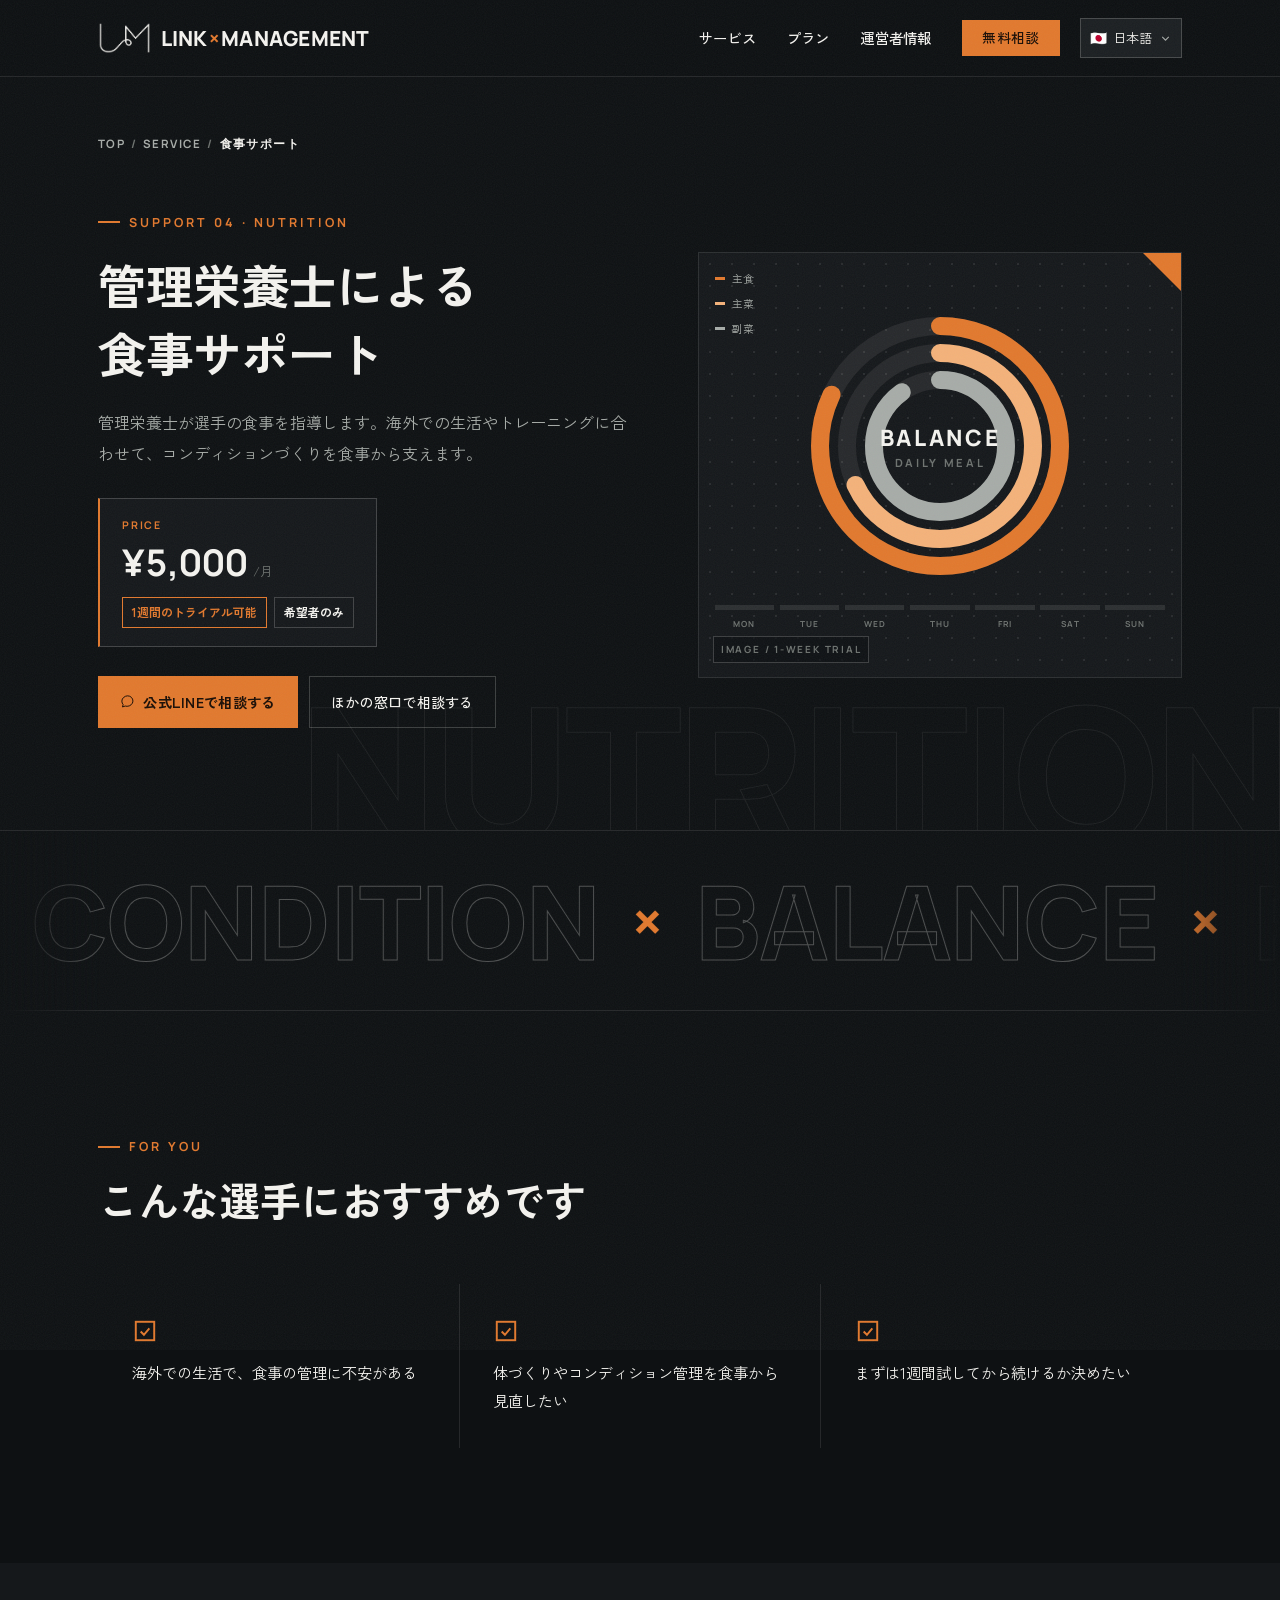
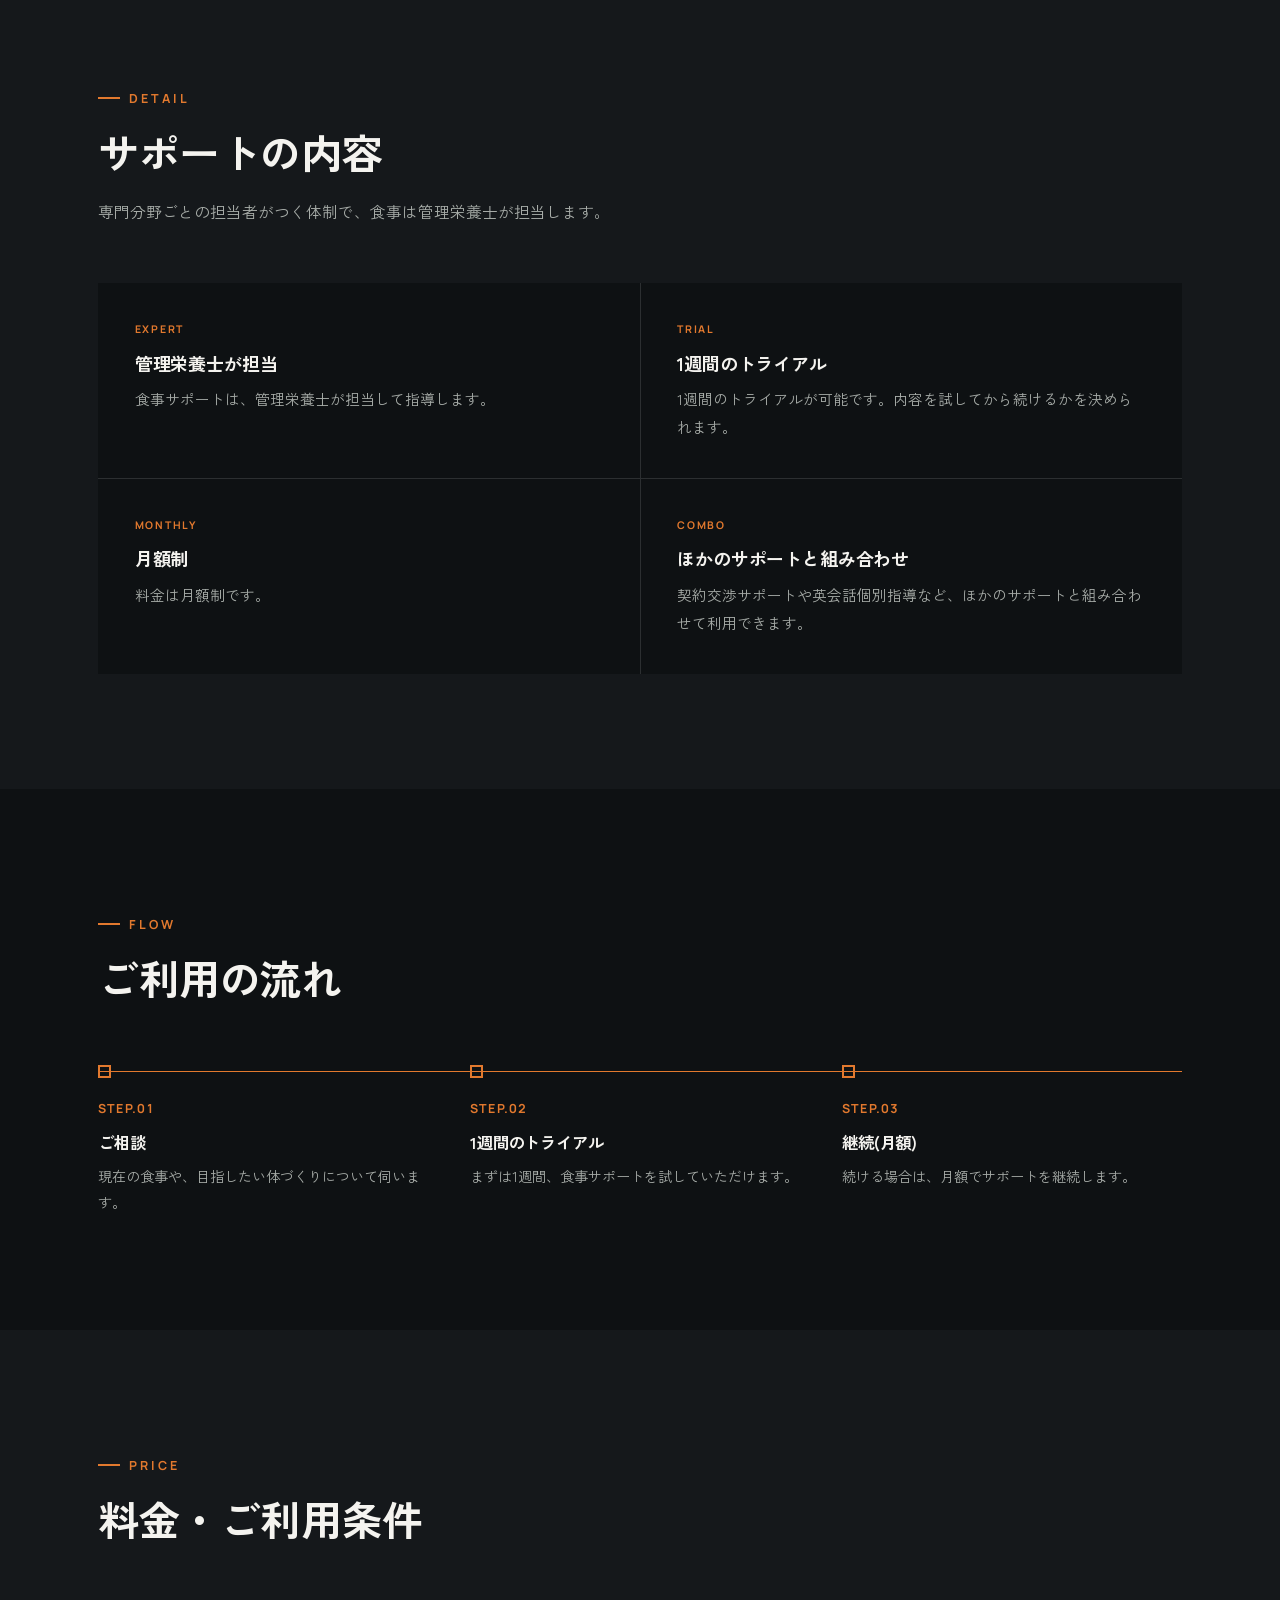
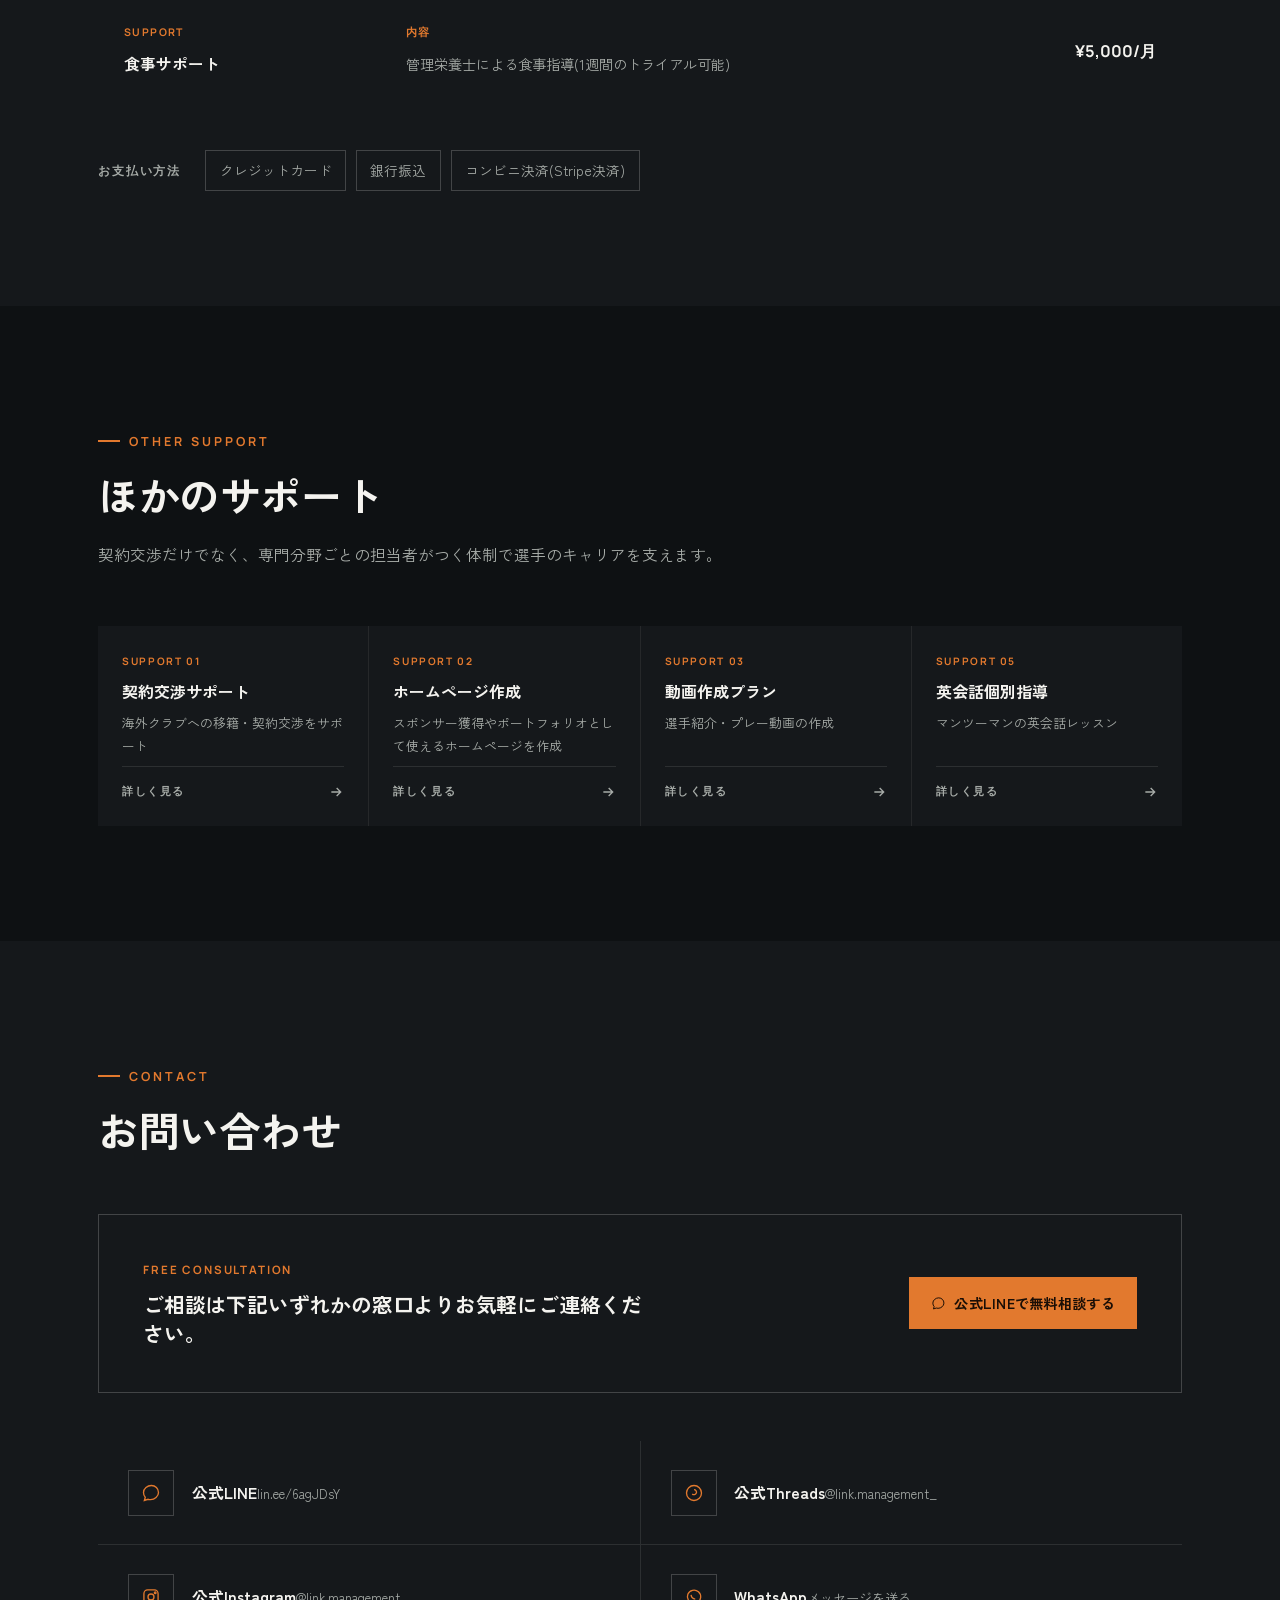
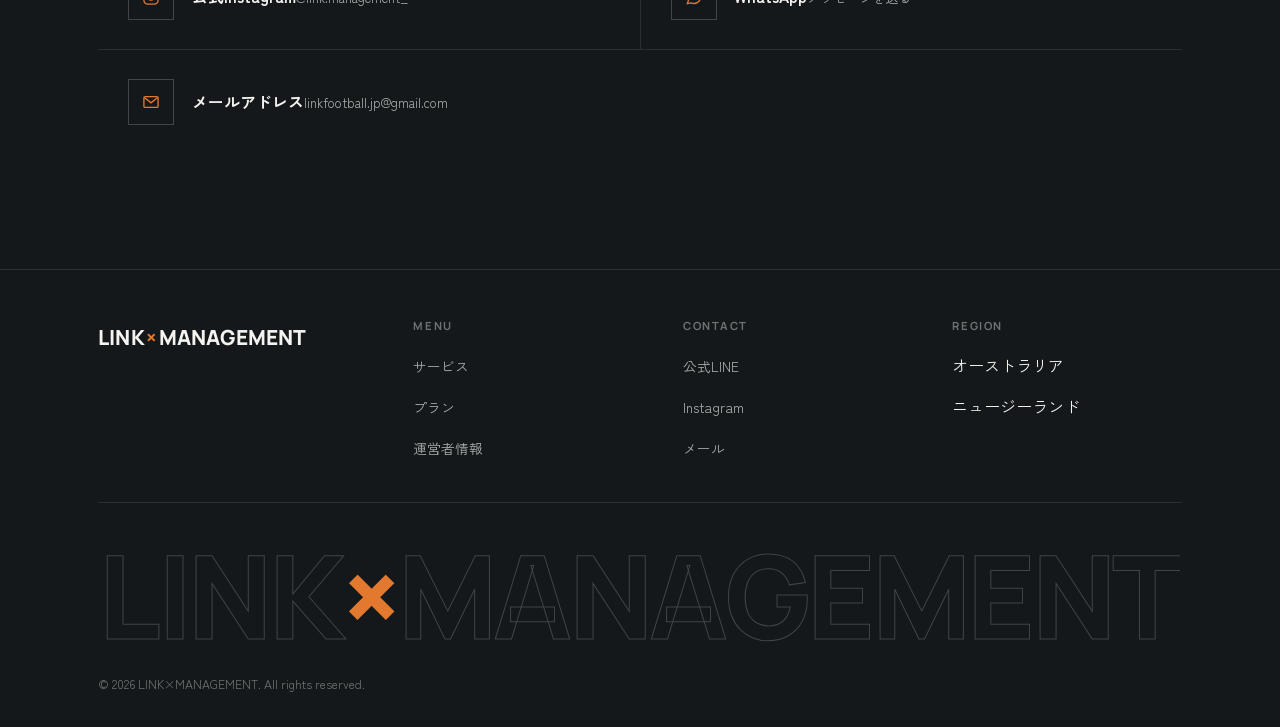
<file: nutrition/index.html>
<!DOCTYPE html>
<html lang="ja">
<head>
<meta charset="utf-8"/>
<meta content="width=device-width, initial-scale=1, viewport-fit=cover" name="viewport"/>
<title>食事サポート | LINK×MANAGEMENT</title>
<meta content="管理栄養士が選手の食事を指導します。海外での生活やトレーニングに合わせて、コンディションづくりを食事から支えます。" name="description"/>
<meta content="index, follow, max-image-preview:large" name="robots"/>
<link href="https://link-management.pages.dev/nutrition/" rel="canonical"/>
<meta content="website" property="og:type"/><meta content="LINK×MANAGEMENT" property="og:site_name"/>
<meta content="食事サポート | LINK×MANAGEMENT" property="og:title"/><meta content="管理栄養士が選手の食事を指導します。海外での生活やトレーニングに合わせて、コンディションづくりを食事から支えます。" property="og:description"/>
<meta content="https://link-management.pages.dev/nutrition/" property="og:url"/><meta content="https://link-management.pages.dev/og-image.jpg" property="og:image"/>
<meta content="#0E1113" name="theme-color"/>
<link href="data:image/svg+xml,%3Csvg xmlns='http://www.w3.org/2000/svg' viewBox='0 0 64 64'%3E%3Crect width='64' height='64' rx='8' fill='%230E1113'/%3E%3Ctext x='32' y='42' font-family='Arial,sans-serif' font-weight='900' font-size='24' fill='%23E2792E' text-anchor='middle'%3ELM%3C/text%3E%3C/svg%3E" rel="icon"/>
<link href="https://fonts.googleapis.com" rel="preconnect"/>
<link crossorigin="" href="https://fonts.gstatic.com" rel="preconnect"/>
<link href="https://fonts.googleapis.com/css2?family=Zen+Kaku+Gothic+New:wght@400;500;700;900&amp;family=Noto+Sans+KR:wght@400;500;700;900&amp;family=Noto+Sans+Thai:wght@400;500;700;900&amp;family=Noto+Sans+SC:wght@400;500;700;900&amp;family=Manrope:wght@400;500;600;700;800&amp;display=swap" rel="stylesheet"/>
<link href="/assets/site.css" rel="stylesheet"/>
<link href="/assets/support.css" rel="stylesheet"/>
<script>(function(){var r=document.documentElement;try{var l=localStorage.getItem('lf_lang');if(l)r.setAttribute('lang',l);}catch(e){}r.classList.add('motion');if(matchMedia('(prefers-reduced-motion: reduce)').matches)r.classList.add('rm');setTimeout(function(){r.classList.add('is-loaded');},1500);})();</script>
</head>
<body data-page="nutrition" data-name-key="opt4.name" data-lead-key="n.lead">
<a class="skip-link" data-i18n="skip" href="#main">本文へスキップ</a>
<div aria-hidden="true" class="scroll-progress"></div>
<div aria-hidden="true" class="cursor is-hidden"></div><div aria-hidden="true" class="cursor-dot is-hidden"></div>
<header class="site-header" id="top">
<div class="wrap">
<a aria-label="LINK×MANAGEMENT" class="brand" href="/">
<span class="brand-logo-slot"><img alt="LINK×MANAGEMENT" src="/assets/img/logo.png" style="height:100%;width:auto;display:block;"/></span>
<span class="brand-wordmark">LINK<span class="x">×</span>MANAGEMENT</span>
</a>
<div class="header-right">
<nav class="nav-desktop">
<a data-i18n="nav.service" href="/#service">サービス</a>
<a data-i18n="nav.plans" href="/#plans">プラン</a>
<a data-i18n="nav.about" href="/#about">運営者情報</a>
<a class="nav-cta" data-i18n="nav.contact" href="#contact">無料相談</a>
</nav>
<div class="lang-switch">
<button aria-controls="lang-listbox" aria-expanded="false" aria-haspopup="listbox" class="lang-trigger" id="lang-trigger" type="button">
<span class="lang-trigger__flag" id="lang-trigger-flag">🇯🇵</span>
<span class="lang-trigger__name" id="lang-trigger-name">日本語</span>
<svg class="lang-trigger__chevron" fill="none" stroke="currentColor" stroke-width="2" viewbox="0 0 24 24"><path d="M6 9l6 6 6-6"></path></svg>
</button>
<ul aria-label="Language / 言語を選択" class="lang-listbox" hidden="" id="lang-listbox" role="listbox" tabindex="-1"><li aria-selected="true" data-lang="ja" role="option" tabindex="-1"><span class="flag">🇯🇵</span><span class="name">日本語</span></li><li aria-selected="false" data-lang="en" role="option" tabindex="-1"><span class="flag">🇺🇸</span><span class="name">English</span></li><li aria-selected="false" data-lang="pt" role="option" tabindex="-1"><span class="flag">🇧🇷</span><span class="name">Português</span></li><li aria-selected="false" data-lang="ko" role="option" tabindex="-1"><span class="flag">🇰🇷</span><span class="name">한국어</span></li><li aria-selected="false" data-lang="th" role="option" tabindex="-1"><span class="flag">🇹🇭</span><span class="name">ไทย</span></li><li aria-selected="false" data-lang="zh" role="option" tabindex="-1"><span class="flag">🇨🇳</span><span class="name">中文</span></li><li aria-selected="false" data-lang="es" role="option" tabindex="-1"><span class="flag">🇪🇸</span><span class="name">Español</span></li></ul>
</div>
<button aria-controls="nav-mobile" aria-expanded="false" aria-label="Menu" class="menu-toggle"><span></span><span></span><span></span></button>
</div>
</div>
</header>
<nav class="nav-mobile" id="nav-mobile">
<a data-i18n="nav.top" href="/">トップ</a>
<a data-i18n="nav.service" href="/#service">サービス</a>
<a data-i18n="nav.plans" href="/#plans">プラン</a>
<a data-i18n="nav.about" href="/#about">運営者情報</a>
<a class="nav-cta" data-i18n="nav.contact" href="#contact">無料相談</a>
</nav>
<main id="main">
<section class="s-hero">
<span aria-hidden="true" class="s-hero__bgword">Nutrition</span>
<div class="wrap">
<nav class="crumb"><a href="/">Top</a><span aria-hidden="true">/</span><a href="/#service">Service</a><span aria-hidden="true">/</span><span aria-current="page" data-i18n="opt4.name">食事サポート</span></nav>
<div class="s-hero__grid">
<div class="s-hero__copy">
<span class="eyebrow">Support 04 · Nutrition</span>
<h1 data-i18n-html="n.h1">管理栄養士による<br>食事サポート</h1>
<p class="lead" data-i18n="n.lead">管理栄養士が選手の食事を指導します。海外での生活やトレーニングに合わせて、コンディションづくりを食事から支えます。</p>
<div class="price-tag"><span class="k">Price</span><span class="v" data-i18n-html="n.price.tag">¥5,000<small>/月</small></span><ul class="chips"><li class="is-accent" data-i18n="chip.trial1w">1週間のトライアル可能</li><li class="" data-i18n="chip.optional">希望者のみ</li></ul></div>
<div class="s-hero__ctas">
<a class="btn btn-accent" href="https://lin.ee/6agJDsY" rel="noopener" target="_blank"><svg fill="none" stroke="currentColor" stroke-width="1.6" viewBox="0 0 24 24"><path d="M21 11.5c0 4.7-4.7 8.5-9.5 8.5-1 0-2-.15-2.9-.45L4 21l1.1-3.8C3.8 15.9 3 13.8 3 11.5 3 6.8 7.7 3 12.5 3S21 6.8 21 11.5Z"></path></svg><span data-i18n="hero.cta.line">公式LINEで相談する</span></a>
<a class="btn btn-outline" data-i18n="btn.other" href="#contact">ほかの窓口で相談する</a>
</div>
</div>
<div class="visual" aria-hidden="true"><div class="visual__in"><div class="visual__grid"></div>
<div class="rings"><svg viewBox="0 0 200 200"><circle class="bg" cx="100" cy="100" r="80" stroke-width="12"></circle><circle class="fg" cx="100" cy="100" r="80" stroke-width="12" stroke="var(--accent)" stroke-dasharray="502.7" style="--c:502.7;--p:0.82;--i:0"></circle><circle class="bg" cx="100" cy="100" r="62" stroke-width="12"></circle><circle class="fg" cx="100" cy="100" r="62" stroke-width="12" stroke="#F4B27A" stroke-dasharray="389.6" style="--c:389.6;--p:0.68;--i:1"></circle><circle class="bg" cx="100" cy="100" r="44" stroke-width="12"></circle><circle class="fg" cx="100" cy="100" r="44" stroke-width="12" stroke="#A7ACA8" stroke-dasharray="276.5" style="--c:276.5;--p:0.9;--i:2"></circle><text class="c" x="100" y="100" text-anchor="middle">BALANCE</text><text class="c2" x="100" y="114" text-anchor="middle">DAILY MEAL</text></svg></div>
<div class="rings-legend"><span><i style="--c:var(--accent)"></i><b data-i18n="viz.staple" style="font-weight:400">主食</b></span><span><i style="--c:#F4B27A"></i><b data-i18n="viz.main" style="font-weight:400">主菜</b></span><span><i style="--c:#A7ACA8"></i><b data-i18n="viz.side" style="font-weight:400">副菜</b></span></div>
<div class="week"><span><i style="--d:0"></i>MON</span><span><i style="--d:1"></i>TUE</span><span><i style="--d:2"></i>WED</span><span><i style="--d:3"></i>THU</span><span><i style="--d:4"></i>FRI</span><span><i style="--d:5"></i>SAT</span><span><i style="--d:6"></i>SUN</span></div>
</div><span class="visual__tag">Image / 1-Week Trial</span></div>
</div>
</div>
</section>
<div aria-hidden="true" class="marquee"><div class="marquee__track"><div class="marquee__group"><span class="marquee__item">Nutrition</span><span class="marquee__sep">×</span><span class="marquee__item">Condition</span><span class="marquee__sep">×</span><span class="marquee__item">Balance</span><span class="marquee__sep">×</span><span class="marquee__item">Recovery</span><span class="marquee__sep">×</span></div><div class="marquee__group"><span class="marquee__item">Nutrition</span><span class="marquee__sep">×</span><span class="marquee__item">Condition</span><span class="marquee__sep">×</span><span class="marquee__item">Balance</span><span class="marquee__sep">×</span><span class="marquee__item">Recovery</span><span class="marquee__sep">×</span></div></div></div>

<section id="for"><div class="wrap">
<div class="section-head"><span class="eyebrow">For You</span><h2 data-i18n="sec.for">こんな選手におすすめです</h2></div>
<div class="fit-grid"><div class="fit-card"><svg aria-hidden="true" fill="none" stroke="currentColor" stroke-width="1.8" viewBox="0 0 24 24"><rect x="3.5" y="3.5" width="17" height="17"></rect><path d="M8 12.5l3 3 5-6"></path></svg><p data-i18n="n.fit1">海外での生活で、食事の管理に不安がある</p></div><div class="fit-card"><svg aria-hidden="true" fill="none" stroke="currentColor" stroke-width="1.8" viewBox="0 0 24 24"><rect x="3.5" y="3.5" width="17" height="17"></rect><path d="M8 12.5l3 3 5-6"></path></svg><p data-i18n="n.fit2">体づくりやコンディション管理を食事から見直したい</p></div><div class="fit-card"><svg aria-hidden="true" fill="none" stroke="currentColor" stroke-width="1.8" viewBox="0 0 24 24"><rect x="3.5" y="3.5" width="17" height="17"></rect><path d="M8 12.5l3 3 5-6"></path></svg><p data-i18n="n.fit3">まずは1週間試してから続けるか決めたい</p></div></div>
</div></section>
<section class="bleed-alt" id="detail"><div class="wrap">
<div class="section-head"><span class="eyebrow">Detail</span><h2 data-i18n="n.inc.h2">サポートの内容</h2><p class="sub" data-i18n="n.inc.sub">専門分野ごとの担当者がつく体制で、食事は管理栄養士が担当します。</p></div>
<div class="inc-grid"><div class="inc-card"><span class="k">Expert</span><h3 data-i18n="n.inc1.h">管理栄養士が担当</h3><p data-i18n="n.inc1.p">食事サポートは、管理栄養士が担当して指導します。</p></div><div class="inc-card"><span class="k">Trial</span><h3 data-i18n="n.inc2.h">1週間のトライアル</h3><p data-i18n="n.inc2.p">1週間のトライアルが可能です。内容を試してから続けるかを決められます。</p></div><div class="inc-card"><span class="k">Monthly</span><h3 data-i18n="n.inc3.h">月額制</h3><p data-i18n="n.inc3.p">料金は月額制です。</p></div><div class="inc-card"><span class="k">Combo</span><h3 data-i18n="n.inc4.h">ほかのサポートと組み合わせ</h3><p data-i18n="n.inc4.p">契約交渉サポートや英会話個別指導など、ほかのサポートと組み合わせて利用できます。</p></div></div>

</div></section>
<section id="flow"><div class="wrap">
<div class="section-head"><span class="eyebrow">Flow</span><h2 data-i18n="sec.flow">ご利用の流れ</h2></div>
<ol class="flow" style="--n:3"><li><span class="num">STEP.01</span><h3 data-i18n="flow.consult">ご相談</h3><p data-i18n="n.flow1.p">現在の食事や、目指したい体づくりについて伺います。</p></li><li><span class="num">STEP.02</span><h3 data-i18n="n.inc2.h">1週間のトライアル</h3><p data-i18n="n.flow2.p">まずは1週間、食事サポートを試していただけます。</p></li><li><span class="num">STEP.03</span><h3 data-i18n="n.flow3.h">継続(月額)</h3><p data-i18n="n.flow3.p">続ける場合は、月額でサポートを継続します。</p></li></ol>
</div></section>
<section class="bleed-alt" id="price"><div class="wrap"><div class="section-head"><span class="eyebrow">Price</span><h2 data-i18n="sec.price">料金・ご利用条件</h2></div><div class="option-table"><div class="option-row"><div><span class="cell-label">Support</span><span class="name" data-i18n="opt4.name">食事サポート</span></div><div><span class="cell-label" data-i18n="opt.label">内容</span><span class="content" data-i18n="support3.desc">管理栄養士による食事指導(1週間のトライアル可能)</span></div><div class="price"><span data-i18n="n.price.cell">¥5,000/月</span></div></div></div><div class="payment-methods"><span class="label" data-i18n="payment.label">お支払い方法</span><ul><li data-i18n="payment.credit">クレジットカード</li><li data-i18n="payment.transfer">銀行振込</li><li data-i18n="payment.konbini">コンビニ決済(Stripe決済)</li></ul></div></div></section>
<section id="related"><div class="wrap">
<div class="section-head"><span class="eyebrow">Other Support</span><h2 data-i18n="sec.related">ほかのサポート</h2><p class="sub" data-i18n="sec.related.sub">契約交渉だけでなく、専門分野ごとの担当者がつく体制で選手のキャリアを支えます。</p></div>
<div class="rel-grid"><a class="rel-card" href="/contract/"><span class="k">Support 01</span><span class="n" data-i18n="support1.name">契約交渉サポート</span><span class="d" data-i18n="sp.contract.desc">海外クラブへの移籍・契約交渉をサポート</span><span class="go"><span data-i18n="rel.go">詳しく見る</span><svg fill="none" stroke="currentColor" stroke-width="2" viewBox="0 0 24 24"><path d="M5 12h14M13 6l6 6-6 6"></path></svg></span></a><a class="rel-card" href="/website/"><span class="k">Support 02</span><span class="n" data-i18n="sp.website.name">ホームページ作成</span><span class="d" data-i18n="support2.desc">スポンサー獲得やポートフォリオとして使えるホームページを作成</span><span class="go"><span data-i18n="rel.go">詳しく見る</span><svg fill="none" stroke="currentColor" stroke-width="2" viewBox="0 0 24 24"><path d="M5 12h14M13 6l6 6-6 6"></path></svg></span></a><a class="rel-card" href="/video/"><span class="k">Support 03</span><span class="n" data-i18n="support0.name">動画作成プラン</span><span class="d" data-i18n="support0.desc">選手紹介・プレー動画の作成</span><span class="go"><span data-i18n="rel.go">詳しく見る</span><svg fill="none" stroke="currentColor" stroke-width="2" viewBox="0 0 24 24"><path d="M5 12h14M13 6l6 6-6 6"></path></svg></span></a><a class="rel-card" href="/english/"><span class="k">Support 05</span><span class="n" data-i18n="opt5.name">英会話個別指導</span><span class="d" data-i18n="sp.english.desc">マンツーマンの英会話レッスン</span><span class="go"><span data-i18n="rel.go">詳しく見る</span><svg fill="none" stroke="currentColor" stroke-width="2" viewBox="0 0 24 24"><path d="M5 12h14M13 6l6 6-6 6"></path></svg></span></a></div>
</div></section>
<section class="bleed-alt" id="contact">
<div class="wrap">
<div class="section-head">
<span class="eyebrow">Contact</span>
<h2 data-i18n="contact.h2">お問い合わせ</h2>
</div>
<div class="contact-cta">
<div class="t">
<span class="k">Free Consultation</span>
<h3 data-i18n="contact.cta_text">ご相談は下記いずれかの窓口よりお気軽にご連絡ください。</h3>
</div>
<a class="btn btn-accent" href="https://lin.ee/6agJDsY" rel="noopener" target="_blank">
<svg fill="none" stroke="currentColor" stroke-width="1.6" viewbox="0 0 24 24"><path d="M21 11.5c0 4.7-4.7 8.5-9.5 8.5-1 0-2-.15-2.9-.45L4 21l1.1-3.8C3.8 15.9 3 13.8 3 11.5 3 6.8 7.7 3 12.5 3S21 6.8 21 11.5Z"></path></svg>
<span data-i18n="contact.cta_button">公式LINEで無料相談する</span>
</a>
</div>
<div class="contact-grid">
<a class="contact-card" href="https://lin.ee/6agJDsY" rel="noopener" target="_blank">
<span class="icon"><svg fill="none" stroke="currentColor" stroke-width="1.6" viewbox="0 0 24 24"><path d="M21 11.5c0 4.7-4.7 8.5-9.5 8.5-1 0-2-.15-2.9-.45L4 21l1.1-3.8C3.8 15.9 3 13.8 3 11.5 3 6.8 7.7 3 12.5 3S21 6.8 21 11.5Z"></path></svg></span>
<span class="info"><span class="channel" data-i18n="contact.line_label">公式LINE</span><span class="detail">lin.ee/6agJDsY</span></span>
</a>
<a class="contact-card" href="https://www.threads.com/@link.management_" rel="noopener" target="_blank">
<span class="icon"><svg fill="none" stroke="currentColor" stroke-width="1.6" viewbox="0 0 24 24"><circle cx="12" cy="12" r="9"></circle><path d="M12 8a3 3 0 1 1-2.1 5.1"></path></svg></span>
<span class="info"><span class="channel" data-i18n="contact.threads_label">公式Threads</span><span class="detail">@link.management_</span></span>
</a>
<a class="contact-card" href="https://www.instagram.com/link.management_" rel="noopener" target="_blank">
<span class="icon"><svg fill="none" stroke="currentColor" stroke-width="1.6" viewbox="0 0 24 24"><rect height="17" rx="4.5" width="17" x="3.5" y="3.5"></rect><circle cx="12" cy="12" r="3.6"></circle><circle cx="17" cy="7" r="1"></circle></svg></span>
<span class="info"><span class="channel" data-i18n="contact.instagram_label">公式Instagram</span><span class="detail">@link.management_</span></span>
</a>
<a class="contact-card" href="https://wa.me/message/OH776LDKUG5LB1" rel="noopener" target="_blank">
<span class="icon"><svg fill="none" stroke="currentColor" stroke-width="1.6" viewbox="0 0 24 24"><path d="M4 20l1.3-3.9A8 8 0 1 1 8.6 19L4 20Z"></path><path d="M8.5 9.5c.3 2.6 2.4 4.7 5 5"></path></svg></span>
<span class="info"><span class="channel">WhatsApp</span><span class="detail" data-i18n="contact.whatsapp_detail">メッセージを送る</span></span>
</a>
<a class="contact-card" href="mailto:linkfootball.jp@gmail.com" style="grid-column:1/-1;">
<span class="icon"><svg fill="none" stroke="currentColor" stroke-width="1.6" viewbox="0 0 24 24"><rect height="13" rx="1.5" width="17" x="3.5" y="5.5"></rect><path d="M4 6.5 12 13l8-6.5"></path></svg></span>
<span class="info"><span class="channel" data-i18n="contact.email_label">メールアドレス</span><span class="detail">linkfootball.jp@gmail.com</span></span>
</a>
</div>
</div>
</section>
</main>
<footer class="site-footer">
<div class="wrap">
<div class="footer-grid">
<div class="footer-brand">
<span class="brand-wordmark">LINK<span class="x">×</span>MANAGEMENT</span>
</div>
<div class="footer-col">
<h4>Menu</h4>
<ul>
<li><a data-i18n="nav.service" href="/#service">サービス</a></li>
<li><a data-i18n="nav.plans" href="/#plans">プラン</a></li>
<li><a data-i18n="nav.about" href="/#about">運営者情報</a></li>
</ul>
</div>
<div class="footer-col">
<h4>Contact</h4>
<ul>
<li><a data-i18n="contact.line_label" href="https://lin.ee/6agJDsY" rel="noopener" target="_blank">公式LINE</a></li>
<li><a href="https://www.instagram.com/link.management_" rel="noopener" target="_blank">Instagram</a></li>
<li><a data-i18n="footer.contact.email" href="mailto:linkfootball.jp@gmail.com">メール</a></li>
</ul>
</div>
<div class="footer-col">
<h4>Region</h4>
<ul>
<li data-i18n="ticker.tag.au">Australia</li>
<li data-i18n="ticker.tag.nz">New Zealand</li>
</ul>
</div>
</div>
<div aria-hidden="true" class="footer-mega"><span style="--i:0">L</span><span style="--i:1">I</span><span style="--i:2">N</span><span style="--i:3">K</span><span class="x" style="--i:4">×</span><span style="--i:5">M</span><span style="--i:6">A</span><span style="--i:7">N</span><span style="--i:8">A</span><span style="--i:9">G</span><span style="--i:10">E</span><span style="--i:11">M</span><span style="--i:12">E</span><span style="--i:13">N</span><span style="--i:14">T</span></div>
<div class="footer-bottom">
<span>© <span id="year"></span> LINK×MANAGEMENT. <span data-i18n="footer.copyright">All rights reserved.</span></span>
</div>
</div>
</footer>
<script src="/assets/i18n.js"></script>
<script src="/assets/support.js"></script>
</body>
</html>
</file>
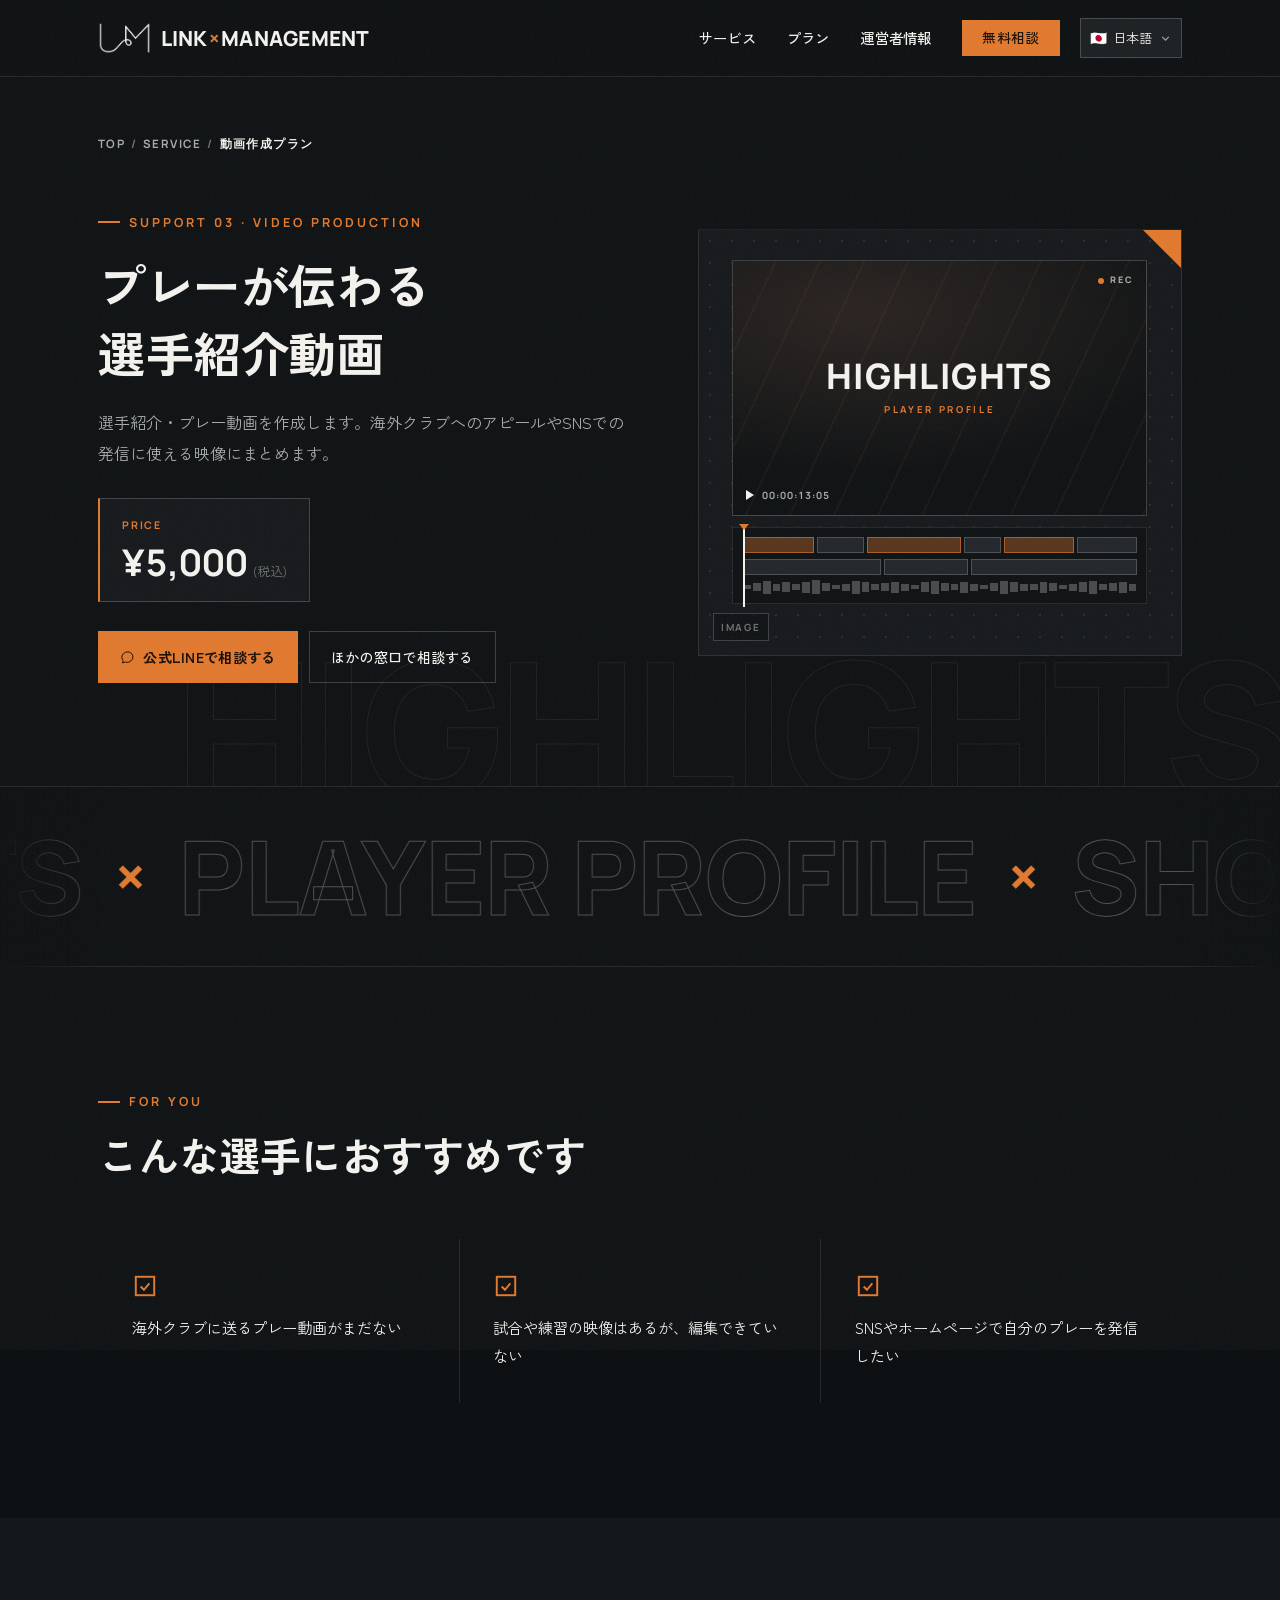
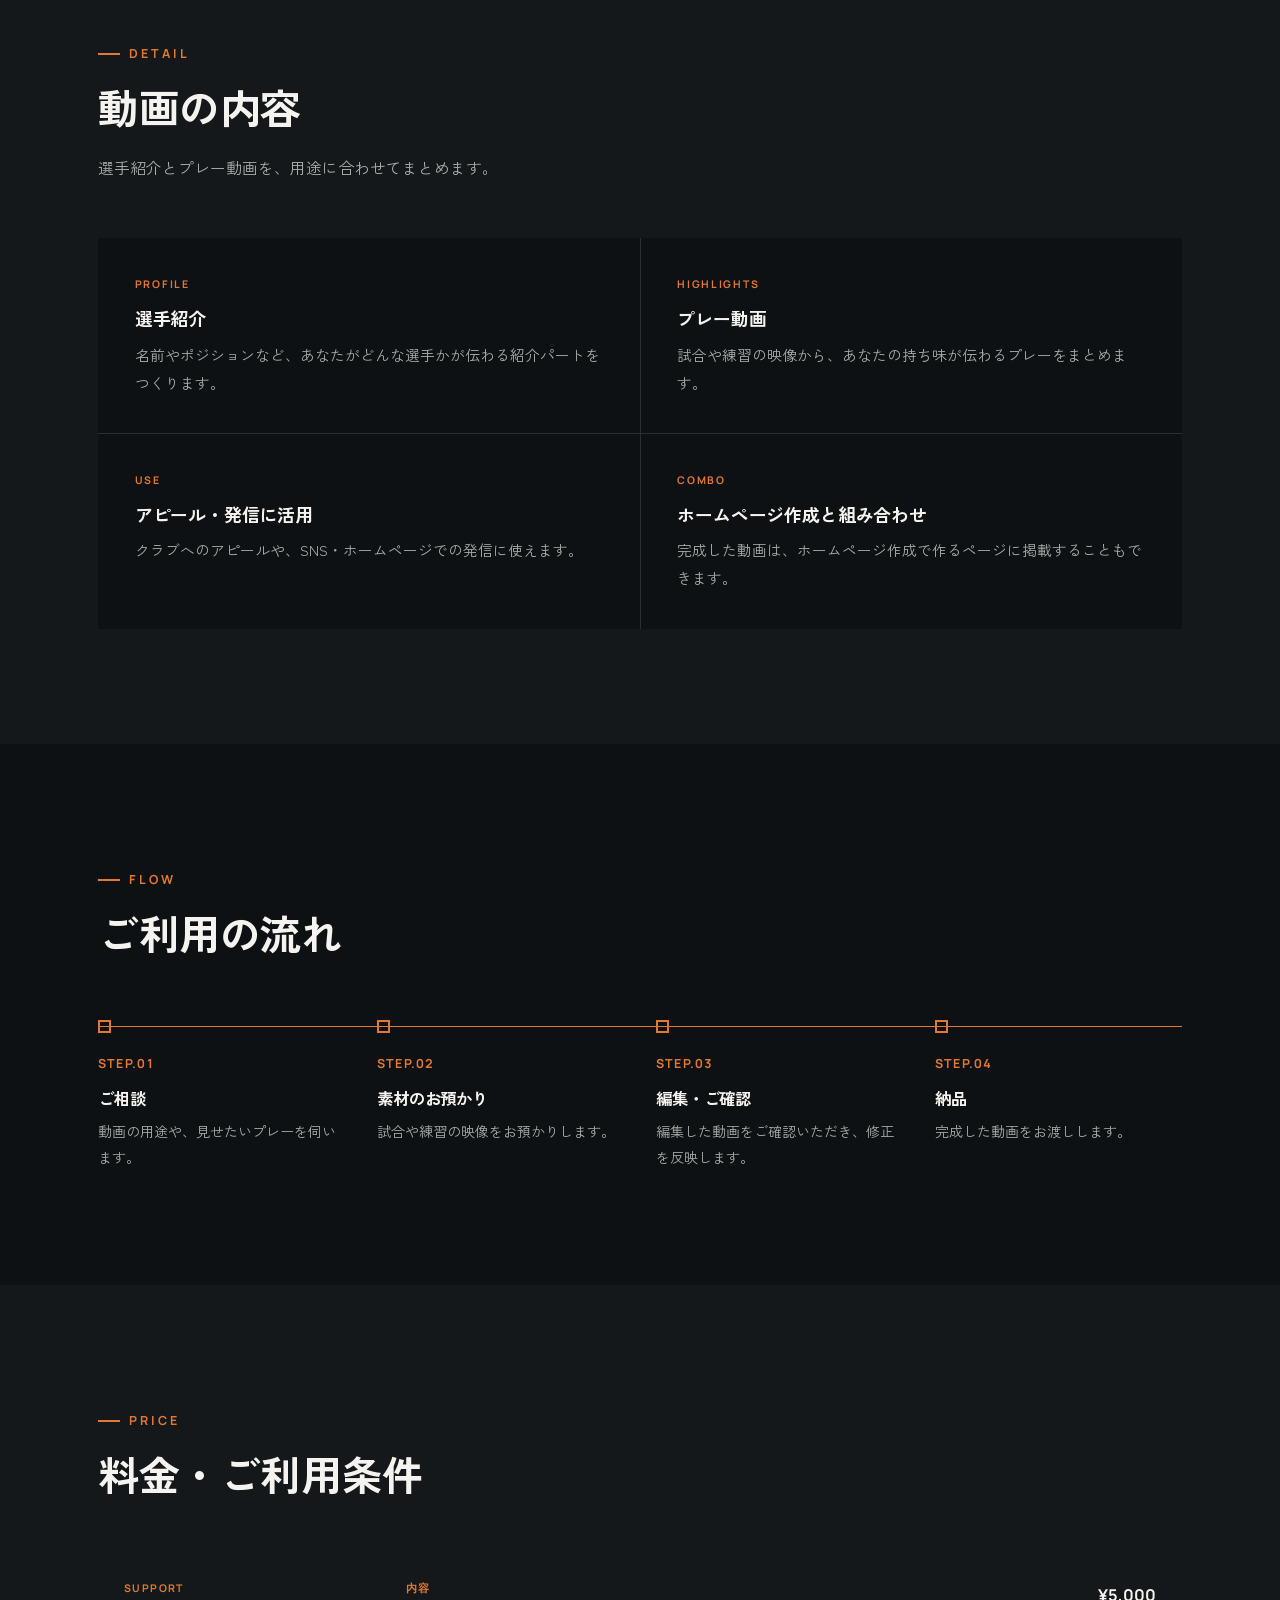
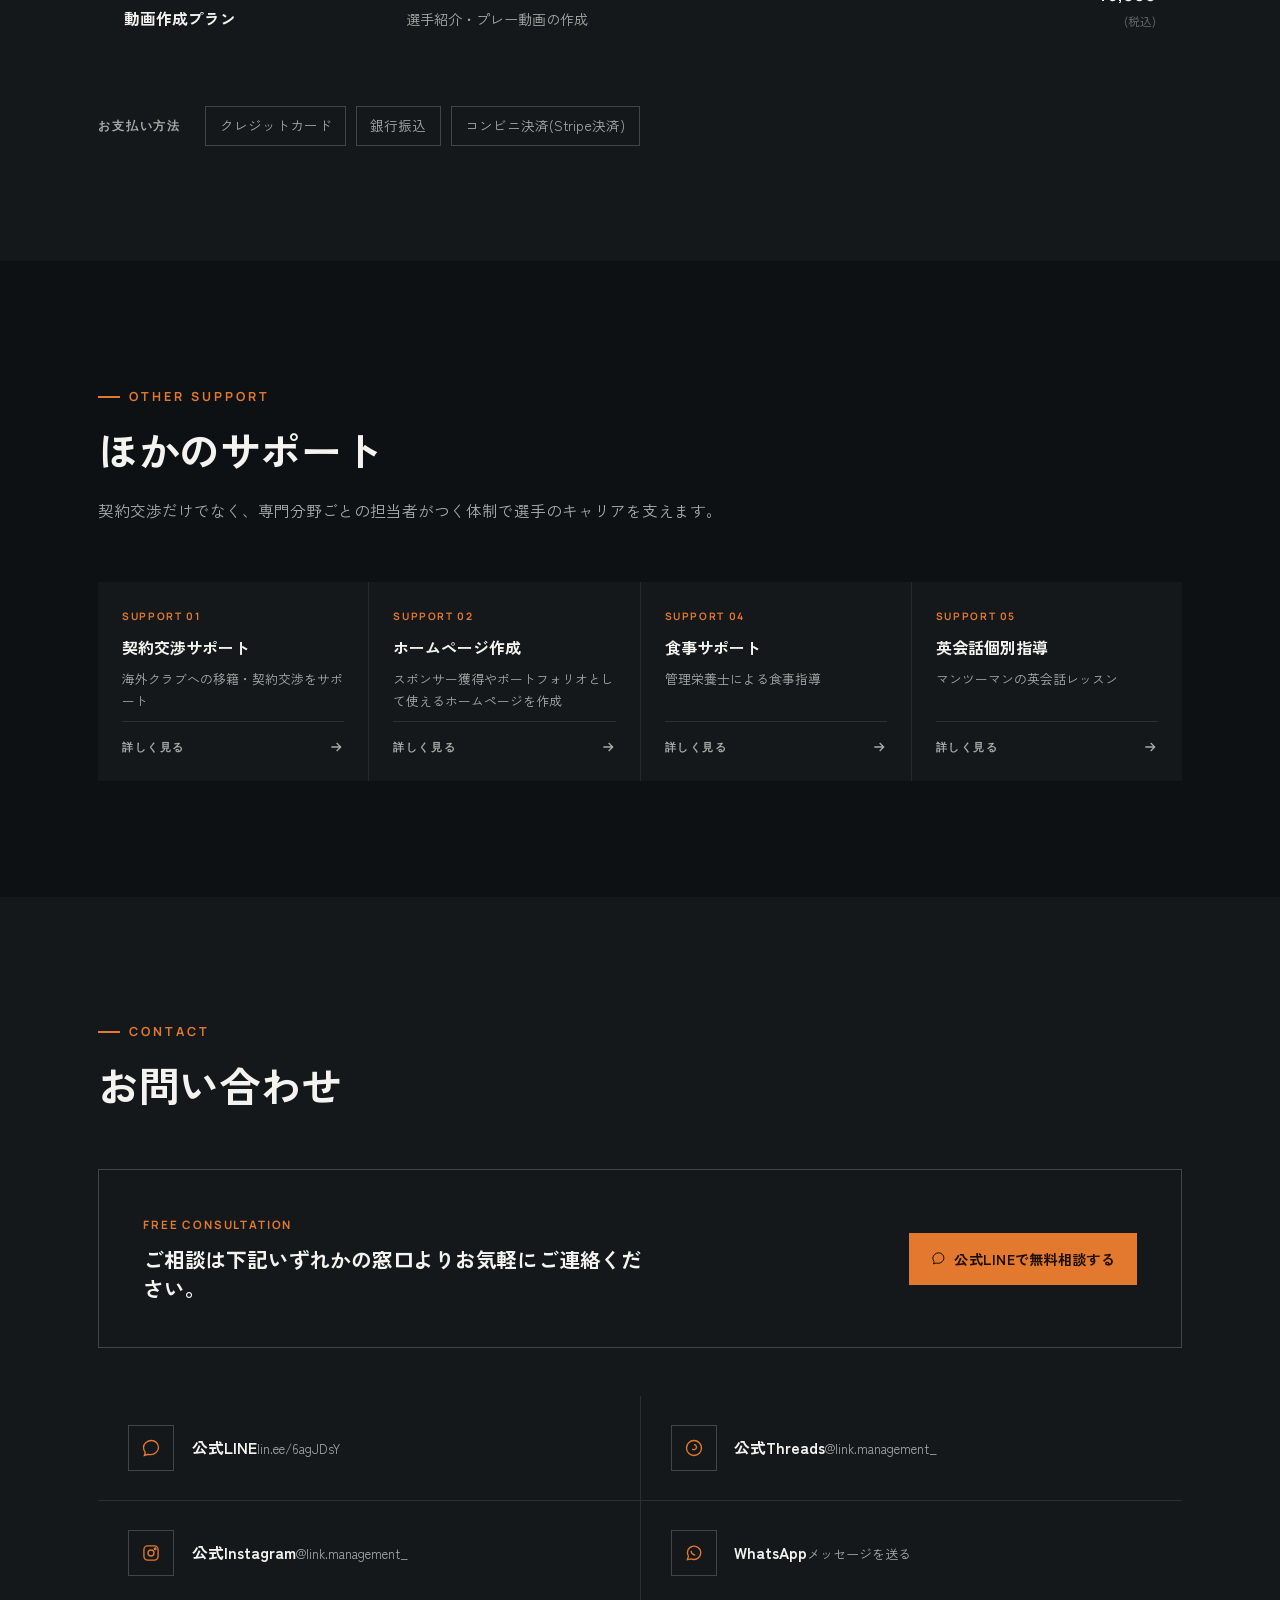
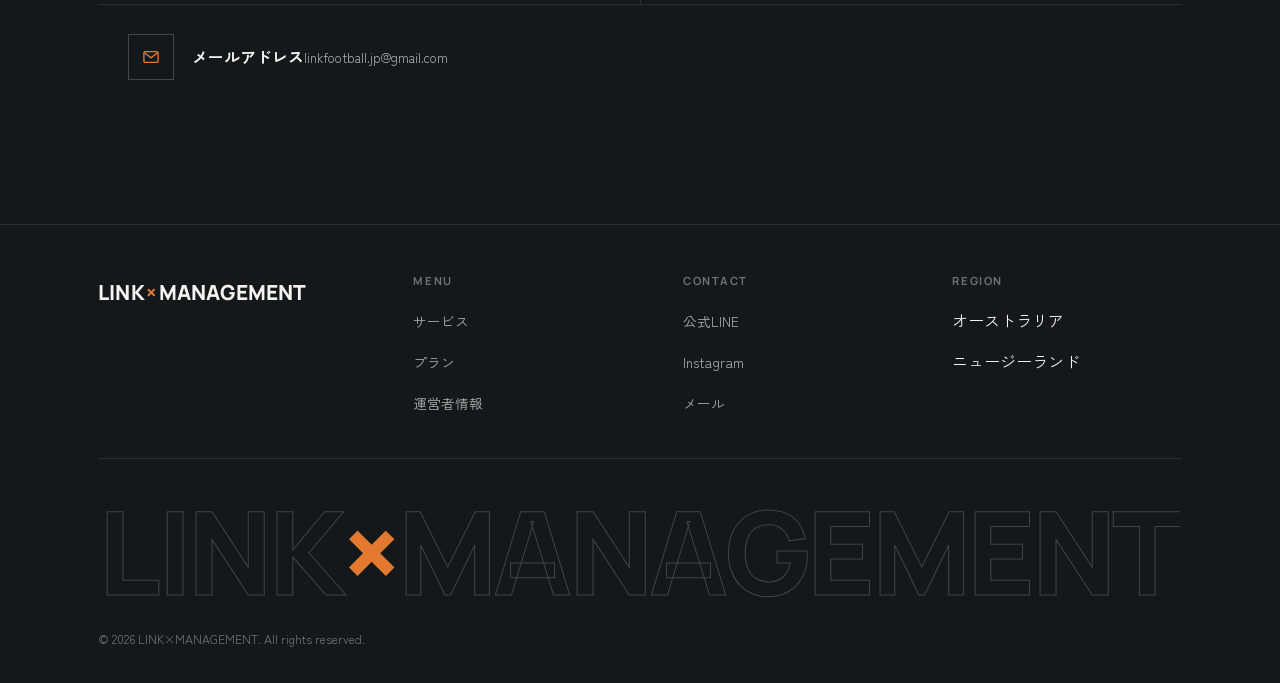
<file: video/index.html>
<!DOCTYPE html>
<html lang="ja">
<head>
<meta charset="utf-8"/>
<meta content="width=device-width, initial-scale=1, viewport-fit=cover" name="viewport"/>
<title>動画作成プラン | LINK×MANAGEMENT</title>
<meta content="選手紹介・プレー動画を作成します。海外クラブへのアピールやSNSでの発信に使える映像にまとめます。" name="description"/>
<meta content="index, follow, max-image-preview:large" name="robots"/>
<link href="https://link-management.pages.dev/video/" rel="canonical"/>
<meta content="website" property="og:type"/><meta content="LINK×MANAGEMENT" property="og:site_name"/>
<meta content="動画作成プラン | LINK×MANAGEMENT" property="og:title"/><meta content="選手紹介・プレー動画を作成します。海外クラブへのアピールやSNSでの発信に使える映像にまとめます。" property="og:description"/>
<meta content="https://link-management.pages.dev/video/" property="og:url"/><meta content="https://link-management.pages.dev/og-image.jpg" property="og:image"/>
<meta content="#0E1113" name="theme-color"/>
<link href="data:image/svg+xml,%3Csvg xmlns='http://www.w3.org/2000/svg' viewBox='0 0 64 64'%3E%3Crect width='64' height='64' rx='8' fill='%230E1113'/%3E%3Ctext x='32' y='42' font-family='Arial,sans-serif' font-weight='900' font-size='24' fill='%23E2792E' text-anchor='middle'%3ELM%3C/text%3E%3C/svg%3E" rel="icon"/>
<link href="https://fonts.googleapis.com" rel="preconnect"/>
<link crossorigin="" href="https://fonts.gstatic.com" rel="preconnect"/>
<link href="https://fonts.googleapis.com/css2?family=Zen+Kaku+Gothic+New:wght@400;500;700;900&amp;family=Noto+Sans+KR:wght@400;500;700;900&amp;family=Noto+Sans+Thai:wght@400;500;700;900&amp;family=Noto+Sans+SC:wght@400;500;700;900&amp;family=Manrope:wght@400;500;600;700;800&amp;display=swap" rel="stylesheet"/>
<link href="/assets/site.css" rel="stylesheet"/>
<link href="/assets/support.css" rel="stylesheet"/>
<script>(function(){var r=document.documentElement;try{var l=localStorage.getItem('lf_lang');if(l)r.setAttribute('lang',l);}catch(e){}r.classList.add('motion');if(matchMedia('(prefers-reduced-motion: reduce)').matches)r.classList.add('rm');setTimeout(function(){r.classList.add('is-loaded');},1500);})();</script>
</head>
<body data-page="video" data-name-key="support0.name" data-lead-key="v.lead">
<a class="skip-link" data-i18n="skip" href="#main">本文へスキップ</a>
<div aria-hidden="true" class="scroll-progress"></div>
<div aria-hidden="true" class="cursor is-hidden"></div><div aria-hidden="true" class="cursor-dot is-hidden"></div>
<header class="site-header" id="top">
<div class="wrap">
<a aria-label="LINK×MANAGEMENT" class="brand" href="/">
<span class="brand-logo-slot"><img alt="LINK×MANAGEMENT" src="/assets/img/logo.png" style="height:100%;width:auto;display:block;"/></span>
<span class="brand-wordmark">LINK<span class="x">×</span>MANAGEMENT</span>
</a>
<div class="header-right">
<nav class="nav-desktop">
<a data-i18n="nav.service" href="/#service">サービス</a>
<a data-i18n="nav.plans" href="/#plans">プラン</a>
<a data-i18n="nav.about" href="/#about">運営者情報</a>
<a class="nav-cta" data-i18n="nav.contact" href="#contact">無料相談</a>
</nav>
<div class="lang-switch">
<button aria-controls="lang-listbox" aria-expanded="false" aria-haspopup="listbox" class="lang-trigger" id="lang-trigger" type="button">
<span class="lang-trigger__flag" id="lang-trigger-flag">🇯🇵</span>
<span class="lang-trigger__name" id="lang-trigger-name">日本語</span>
<svg class="lang-trigger__chevron" fill="none" stroke="currentColor" stroke-width="2" viewbox="0 0 24 24"><path d="M6 9l6 6 6-6"></path></svg>
</button>
<ul aria-label="Language / 言語を選択" class="lang-listbox" hidden="" id="lang-listbox" role="listbox" tabindex="-1"><li aria-selected="true" data-lang="ja" role="option" tabindex="-1"><span class="flag">🇯🇵</span><span class="name">日本語</span></li><li aria-selected="false" data-lang="en" role="option" tabindex="-1"><span class="flag">🇺🇸</span><span class="name">English</span></li><li aria-selected="false" data-lang="pt" role="option" tabindex="-1"><span class="flag">🇧🇷</span><span class="name">Português</span></li><li aria-selected="false" data-lang="ko" role="option" tabindex="-1"><span class="flag">🇰🇷</span><span class="name">한국어</span></li><li aria-selected="false" data-lang="th" role="option" tabindex="-1"><span class="flag">🇹🇭</span><span class="name">ไทย</span></li><li aria-selected="false" data-lang="zh" role="option" tabindex="-1"><span class="flag">🇨🇳</span><span class="name">中文</span></li><li aria-selected="false" data-lang="es" role="option" tabindex="-1"><span class="flag">🇪🇸</span><span class="name">Español</span></li></ul>
</div>
<button aria-controls="nav-mobile" aria-expanded="false" aria-label="Menu" class="menu-toggle"><span></span><span></span><span></span></button>
</div>
</div>
</header>
<nav class="nav-mobile" id="nav-mobile">
<a data-i18n="nav.top" href="/">トップ</a>
<a data-i18n="nav.service" href="/#service">サービス</a>
<a data-i18n="nav.plans" href="/#plans">プラン</a>
<a data-i18n="nav.about" href="/#about">運営者情報</a>
<a class="nav-cta" data-i18n="nav.contact" href="#contact">無料相談</a>
</nav>
<main id="main">
<section class="s-hero">
<span aria-hidden="true" class="s-hero__bgword">Highlights</span>
<div class="wrap">
<nav class="crumb"><a href="/">Top</a><span aria-hidden="true">/</span><a href="/#service">Service</a><span aria-hidden="true">/</span><span aria-current="page" data-i18n="support0.name">動画作成プラン</span></nav>
<div class="s-hero__grid">
<div class="s-hero__copy">
<span class="eyebrow">Support 03 · Video Production</span>
<h1 data-i18n-html="v.h1">プレーが伝わる<br>選手紹介動画</h1>
<p class="lead" data-i18n="v.lead">選手紹介・プレー動画を作成します。海外クラブへのアピールやSNSでの発信に使える映像にまとめます。</p>
<div class="price-tag"><span class="k">Price</span><span class="v">¥5,000<small data-i18n="opt1.tax">(税込)</small></span></div>
<div class="s-hero__ctas">
<a class="btn btn-accent" href="https://lin.ee/6agJDsY" rel="noopener" target="_blank"><svg fill="none" stroke="currentColor" stroke-width="1.6" viewBox="0 0 24 24"><path d="M21 11.5c0 4.7-4.7 8.5-9.5 8.5-1 0-2-.15-2.9-.45L4 21l1.1-3.8C3.8 15.9 3 13.8 3 11.5 3 6.8 7.7 3 12.5 3S21 6.8 21 11.5Z"></path></svg><span data-i18n="hero.cta.line">公式LINEで相談する</span></a>
<a class="btn btn-outline" data-i18n="btn.other" href="#contact">ほかの窓口で相談する</a>
</div>
</div>
<div class="visual" aria-hidden="true"><div class="visual__in"><div class="visual__grid"></div>
<div class="editor"><div class="editor__screen"><div class="editor__rec"><i></i>REC</div>
<div class="editor__title"><b>HIGHLIGHTS</b><span>PLAYER PROFILE</span></div>
<div class="editor__play"><i></i><span data-timecode>00:00:00:00</span></div></div>
<div class="editor__tl"><div class="track v"><i style="flex:3"></i><i style="flex:2"></i><i style="flex:4"></i><i style="flex:1.5"></i><i style="flex:3"></i><i style="flex:2.5"></i></div><div class="track"><i style="flex:5"></i><i style="flex:3"></i><i style="flex:6"></i></div><div class="track a"><i style="--h:0.3"></i><i style="--h:0.6"></i><i style="--h:0.9"></i><i style="--h:0.5"></i><i style="--h:0.7"></i><i style="--h:0.4"></i><i style="--h:0.8"></i><i style="--h:1"></i><i style="--h:0.6"></i><i style="--h:0.3"></i><i style="--h:0.5"></i><i style="--h:0.9"></i><i style="--h:0.7"></i><i style="--h:0.4"></i><i style="--h:0.6"></i><i style="--h:0.8"></i><i style="--h:0.5"></i><i style="--h:0.3"></i><i style="--h:0.7"></i><i style="--h:0.9"></i><i style="--h:0.6"></i><i style="--h:0.4"></i><i style="--h:0.8"></i><i style="--h:0.5"></i><i style="--h:0.3"></i><i style="--h:0.6"></i><i style="--h:0.9"></i><i style="--h:0.7"></i><i style="--h:0.5"></i><i style="--h:0.4"></i><i style="--h:0.8"></i><i style="--h:0.6"></i><i style="--h:0.3"></i><i style="--h:0.5"></i><i style="--h:0.7"></i><i style="--h:0.9"></i><i style="--h:0.4"></i><i style="--h:0.6"></i><i style="--h:0.8"></i><i style="--h:0.5"></i></div><span class="playhead"></span></div>
</div></div><span class="visual__tag">Image</span></div>
</div>
</div>
</section>
<div aria-hidden="true" class="marquee"><div class="marquee__track"><div class="marquee__group"><span class="marquee__item">Highlights</span><span class="marquee__sep">×</span><span class="marquee__item">Player Profile</span><span class="marquee__sep">×</span><span class="marquee__item">Showreel</span><span class="marquee__sep">×</span><span class="marquee__item">Play Video</span><span class="marquee__sep">×</span></div><div class="marquee__group"><span class="marquee__item">Highlights</span><span class="marquee__sep">×</span><span class="marquee__item">Player Profile</span><span class="marquee__sep">×</span><span class="marquee__item">Showreel</span><span class="marquee__sep">×</span><span class="marquee__item">Play Video</span><span class="marquee__sep">×</span></div></div></div>

<section id="for"><div class="wrap">
<div class="section-head"><span class="eyebrow">For You</span><h2 data-i18n="sec.for">こんな選手におすすめです</h2></div>
<div class="fit-grid"><div class="fit-card"><svg aria-hidden="true" fill="none" stroke="currentColor" stroke-width="1.8" viewBox="0 0 24 24"><rect x="3.5" y="3.5" width="17" height="17"></rect><path d="M8 12.5l3 3 5-6"></path></svg><p data-i18n="v.fit1">海外クラブに送るプレー動画がまだない</p></div><div class="fit-card"><svg aria-hidden="true" fill="none" stroke="currentColor" stroke-width="1.8" viewBox="0 0 24 24"><rect x="3.5" y="3.5" width="17" height="17"></rect><path d="M8 12.5l3 3 5-6"></path></svg><p data-i18n="v.fit2">試合や練習の映像はあるが、編集できていない</p></div><div class="fit-card"><svg aria-hidden="true" fill="none" stroke="currentColor" stroke-width="1.8" viewBox="0 0 24 24"><rect x="3.5" y="3.5" width="17" height="17"></rect><path d="M8 12.5l3 3 5-6"></path></svg><p data-i18n="v.fit3">SNSやホームページで自分のプレーを発信したい</p></div></div>
</div></section>
<section class="bleed-alt" id="detail"><div class="wrap">
<div class="section-head"><span class="eyebrow">Detail</span><h2 data-i18n="v.inc.h2">動画の内容</h2><p class="sub" data-i18n="v.inc.sub">選手紹介とプレー動画を、用途に合わせてまとめます。</p></div>
<div class="inc-grid"><div class="inc-card"><span class="k">Profile</span><h3 data-i18n="v.inc1.h">選手紹介</h3><p data-i18n="v.inc1.p">名前やポジションなど、あなたがどんな選手かが伝わる紹介パートをつくります。</p></div><div class="inc-card"><span class="k">Highlights</span><h3 data-i18n="v.inc2.h">プレー動画</h3><p data-i18n="v.inc2.p">試合や練習の映像から、あなたの持ち味が伝わるプレーをまとめます。</p></div><div class="inc-card"><span class="k">Use</span><h3 data-i18n="v.inc3.h">アピール・発信に活用</h3><p data-i18n="v.inc3.p">クラブへのアピールや、SNS・ホームページでの発信に使えます。</p></div><div class="inc-card"><span class="k">Combo</span><h3 data-i18n="v.inc4.h">ホームページ作成と組み合わせ</h3><p data-i18n="v.inc4.p">完成した動画は、ホームページ作成で作るページに掲載することもできます。</p></div></div>

</div></section>
<section id="flow"><div class="wrap">
<div class="section-head"><span class="eyebrow">Flow</span><h2 data-i18n="sec.flow">ご利用の流れ</h2></div>
<ol class="flow" style="--n:4"><li><span class="num">STEP.01</span><h3 data-i18n="flow.consult">ご相談</h3><p data-i18n="v.flow1.p">動画の用途や、見せたいプレーを伺います。</p></li><li><span class="num">STEP.02</span><h3 data-i18n="v.flow2.h">素材のお預かり</h3><p data-i18n="v.flow2.p">試合や練習の映像をお預かりします。</p></li><li><span class="num">STEP.03</span><h3 data-i18n="v.flow3.h">編集・ご確認</h3><p data-i18n="v.flow3.p">編集した動画をご確認いただき、修正を反映します。</p></li><li><span class="num">STEP.04</span><h3 data-i18n="v.flow4.h">納品</h3><p data-i18n="v.flow4.p">完成した動画をお渡しします。</p></li></ol>
</div></section>
<section class="bleed-alt" id="price"><div class="wrap"><div class="section-head"><span class="eyebrow">Price</span><h2 data-i18n="sec.price">料金・ご利用条件</h2></div><div class="option-table"><div class="option-row"><div><span class="cell-label">Support</span><span class="name" data-i18n="support0.name">動画作成プラン</span></div><div><span class="cell-label" data-i18n="opt.label">内容</span><span class="content" data-i18n="support0.desc">選手紹介・プレー動画の作成</span></div><div class="price">¥5,000<span class="tax" data-i18n="opt1.tax">(税込)</span></div></div></div><div class="payment-methods"><span class="label" data-i18n="payment.label">お支払い方法</span><ul><li data-i18n="payment.credit">クレジットカード</li><li data-i18n="payment.transfer">銀行振込</li><li data-i18n="payment.konbini">コンビニ決済(Stripe決済)</li></ul></div></div></section>
<section id="related"><div class="wrap">
<div class="section-head"><span class="eyebrow">Other Support</span><h2 data-i18n="sec.related">ほかのサポート</h2><p class="sub" data-i18n="sec.related.sub">契約交渉だけでなく、専門分野ごとの担当者がつく体制で選手のキャリアを支えます。</p></div>
<div class="rel-grid"><a class="rel-card" href="/contract/"><span class="k">Support 01</span><span class="n" data-i18n="support1.name">契約交渉サポート</span><span class="d" data-i18n="sp.contract.desc">海外クラブへの移籍・契約交渉をサポート</span><span class="go"><span data-i18n="rel.go">詳しく見る</span><svg fill="none" stroke="currentColor" stroke-width="2" viewBox="0 0 24 24"><path d="M5 12h14M13 6l6 6-6 6"></path></svg></span></a><a class="rel-card" href="/website/"><span class="k">Support 02</span><span class="n" data-i18n="sp.website.name">ホームページ作成</span><span class="d" data-i18n="support2.desc">スポンサー獲得やポートフォリオとして使えるホームページを作成</span><span class="go"><span data-i18n="rel.go">詳しく見る</span><svg fill="none" stroke="currentColor" stroke-width="2" viewBox="0 0 24 24"><path d="M5 12h14M13 6l6 6-6 6"></path></svg></span></a><a class="rel-card" href="/nutrition/"><span class="k">Support 04</span><span class="n" data-i18n="opt4.name">食事サポート</span><span class="d" data-i18n="sp.nutrition.desc">管理栄養士による食事指導</span><span class="go"><span data-i18n="rel.go">詳しく見る</span><svg fill="none" stroke="currentColor" stroke-width="2" viewBox="0 0 24 24"><path d="M5 12h14M13 6l6 6-6 6"></path></svg></span></a><a class="rel-card" href="/english/"><span class="k">Support 05</span><span class="n" data-i18n="opt5.name">英会話個別指導</span><span class="d" data-i18n="sp.english.desc">マンツーマンの英会話レッスン</span><span class="go"><span data-i18n="rel.go">詳しく見る</span><svg fill="none" stroke="currentColor" stroke-width="2" viewBox="0 0 24 24"><path d="M5 12h14M13 6l6 6-6 6"></path></svg></span></a></div>
</div></section>
<section class="bleed-alt" id="contact">
<div class="wrap">
<div class="section-head">
<span class="eyebrow">Contact</span>
<h2 data-i18n="contact.h2">お問い合わせ</h2>
</div>
<div class="contact-cta">
<div class="t">
<span class="k">Free Consultation</span>
<h3 data-i18n="contact.cta_text">ご相談は下記いずれかの窓口よりお気軽にご連絡ください。</h3>
</div>
<a class="btn btn-accent" href="https://lin.ee/6agJDsY" rel="noopener" target="_blank">
<svg fill="none" stroke="currentColor" stroke-width="1.6" viewbox="0 0 24 24"><path d="M21 11.5c0 4.7-4.7 8.5-9.5 8.5-1 0-2-.15-2.9-.45L4 21l1.1-3.8C3.8 15.9 3 13.8 3 11.5 3 6.8 7.7 3 12.5 3S21 6.8 21 11.5Z"></path></svg>
<span data-i18n="contact.cta_button">公式LINEで無料相談する</span>
</a>
</div>
<div class="contact-grid">
<a class="contact-card" href="https://lin.ee/6agJDsY" rel="noopener" target="_blank">
<span class="icon"><svg fill="none" stroke="currentColor" stroke-width="1.6" viewbox="0 0 24 24"><path d="M21 11.5c0 4.7-4.7 8.5-9.5 8.5-1 0-2-.15-2.9-.45L4 21l1.1-3.8C3.8 15.9 3 13.8 3 11.5 3 6.8 7.7 3 12.5 3S21 6.8 21 11.5Z"></path></svg></span>
<span class="info"><span class="channel" data-i18n="contact.line_label">公式LINE</span><span class="detail">lin.ee/6agJDsY</span></span>
</a>
<a class="contact-card" href="https://www.threads.com/@link.management_" rel="noopener" target="_blank">
<span class="icon"><svg fill="none" stroke="currentColor" stroke-width="1.6" viewbox="0 0 24 24"><circle cx="12" cy="12" r="9"></circle><path d="M12 8a3 3 0 1 1-2.1 5.1"></path></svg></span>
<span class="info"><span class="channel" data-i18n="contact.threads_label">公式Threads</span><span class="detail">@link.management_</span></span>
</a>
<a class="contact-card" href="https://www.instagram.com/link.management_" rel="noopener" target="_blank">
<span class="icon"><svg fill="none" stroke="currentColor" stroke-width="1.6" viewbox="0 0 24 24"><rect height="17" rx="4.5" width="17" x="3.5" y="3.5"></rect><circle cx="12" cy="12" r="3.6"></circle><circle cx="17" cy="7" r="1"></circle></svg></span>
<span class="info"><span class="channel" data-i18n="contact.instagram_label">公式Instagram</span><span class="detail">@link.management_</span></span>
</a>
<a class="contact-card" href="https://wa.me/message/OH776LDKUG5LB1" rel="noopener" target="_blank">
<span class="icon"><svg fill="none" stroke="currentColor" stroke-width="1.6" viewbox="0 0 24 24"><path d="M4 20l1.3-3.9A8 8 0 1 1 8.6 19L4 20Z"></path><path d="M8.5 9.5c.3 2.6 2.4 4.7 5 5"></path></svg></span>
<span class="info"><span class="channel">WhatsApp</span><span class="detail" data-i18n="contact.whatsapp_detail">メッセージを送る</span></span>
</a>
<a class="contact-card" href="mailto:linkfootball.jp@gmail.com" style="grid-column:1/-1;">
<span class="icon"><svg fill="none" stroke="currentColor" stroke-width="1.6" viewbox="0 0 24 24"><rect height="13" rx="1.5" width="17" x="3.5" y="5.5"></rect><path d="M4 6.5 12 13l8-6.5"></path></svg></span>
<span class="info"><span class="channel" data-i18n="contact.email_label">メールアドレス</span><span class="detail">linkfootball.jp@gmail.com</span></span>
</a>
</div>
</div>
</section>
</main>
<footer class="site-footer">
<div class="wrap">
<div class="footer-grid">
<div class="footer-brand">
<span class="brand-wordmark">LINK<span class="x">×</span>MANAGEMENT</span>
</div>
<div class="footer-col">
<h4>Menu</h4>
<ul>
<li><a data-i18n="nav.service" href="/#service">サービス</a></li>
<li><a data-i18n="nav.plans" href="/#plans">プラン</a></li>
<li><a data-i18n="nav.about" href="/#about">運営者情報</a></li>
</ul>
</div>
<div class="footer-col">
<h4>Contact</h4>
<ul>
<li><a data-i18n="contact.line_label" href="https://lin.ee/6agJDsY" rel="noopener" target="_blank">公式LINE</a></li>
<li><a href="https://www.instagram.com/link.management_" rel="noopener" target="_blank">Instagram</a></li>
<li><a data-i18n="footer.contact.email" href="mailto:linkfootball.jp@gmail.com">メール</a></li>
</ul>
</div>
<div class="footer-col">
<h4>Region</h4>
<ul>
<li data-i18n="ticker.tag.au">Australia</li>
<li data-i18n="ticker.tag.nz">New Zealand</li>
</ul>
</div>
</div>
<div aria-hidden="true" class="footer-mega"><span style="--i:0">L</span><span style="--i:1">I</span><span style="--i:2">N</span><span style="--i:3">K</span><span class="x" style="--i:4">×</span><span style="--i:5">M</span><span style="--i:6">A</span><span style="--i:7">N</span><span style="--i:8">A</span><span style="--i:9">G</span><span style="--i:10">E</span><span style="--i:11">M</span><span style="--i:12">E</span><span style="--i:13">N</span><span style="--i:14">T</span></div>
<div class="footer-bottom">
<span>© <span id="year"></span> LINK×MANAGEMENT. <span data-i18n="footer.copyright">All rights reserved.</span></span>
</div>
</div>
</footer>
<script src="/assets/i18n.js"></script>
<script src="/assets/support.js"></script>
</body>
</html>
</file>
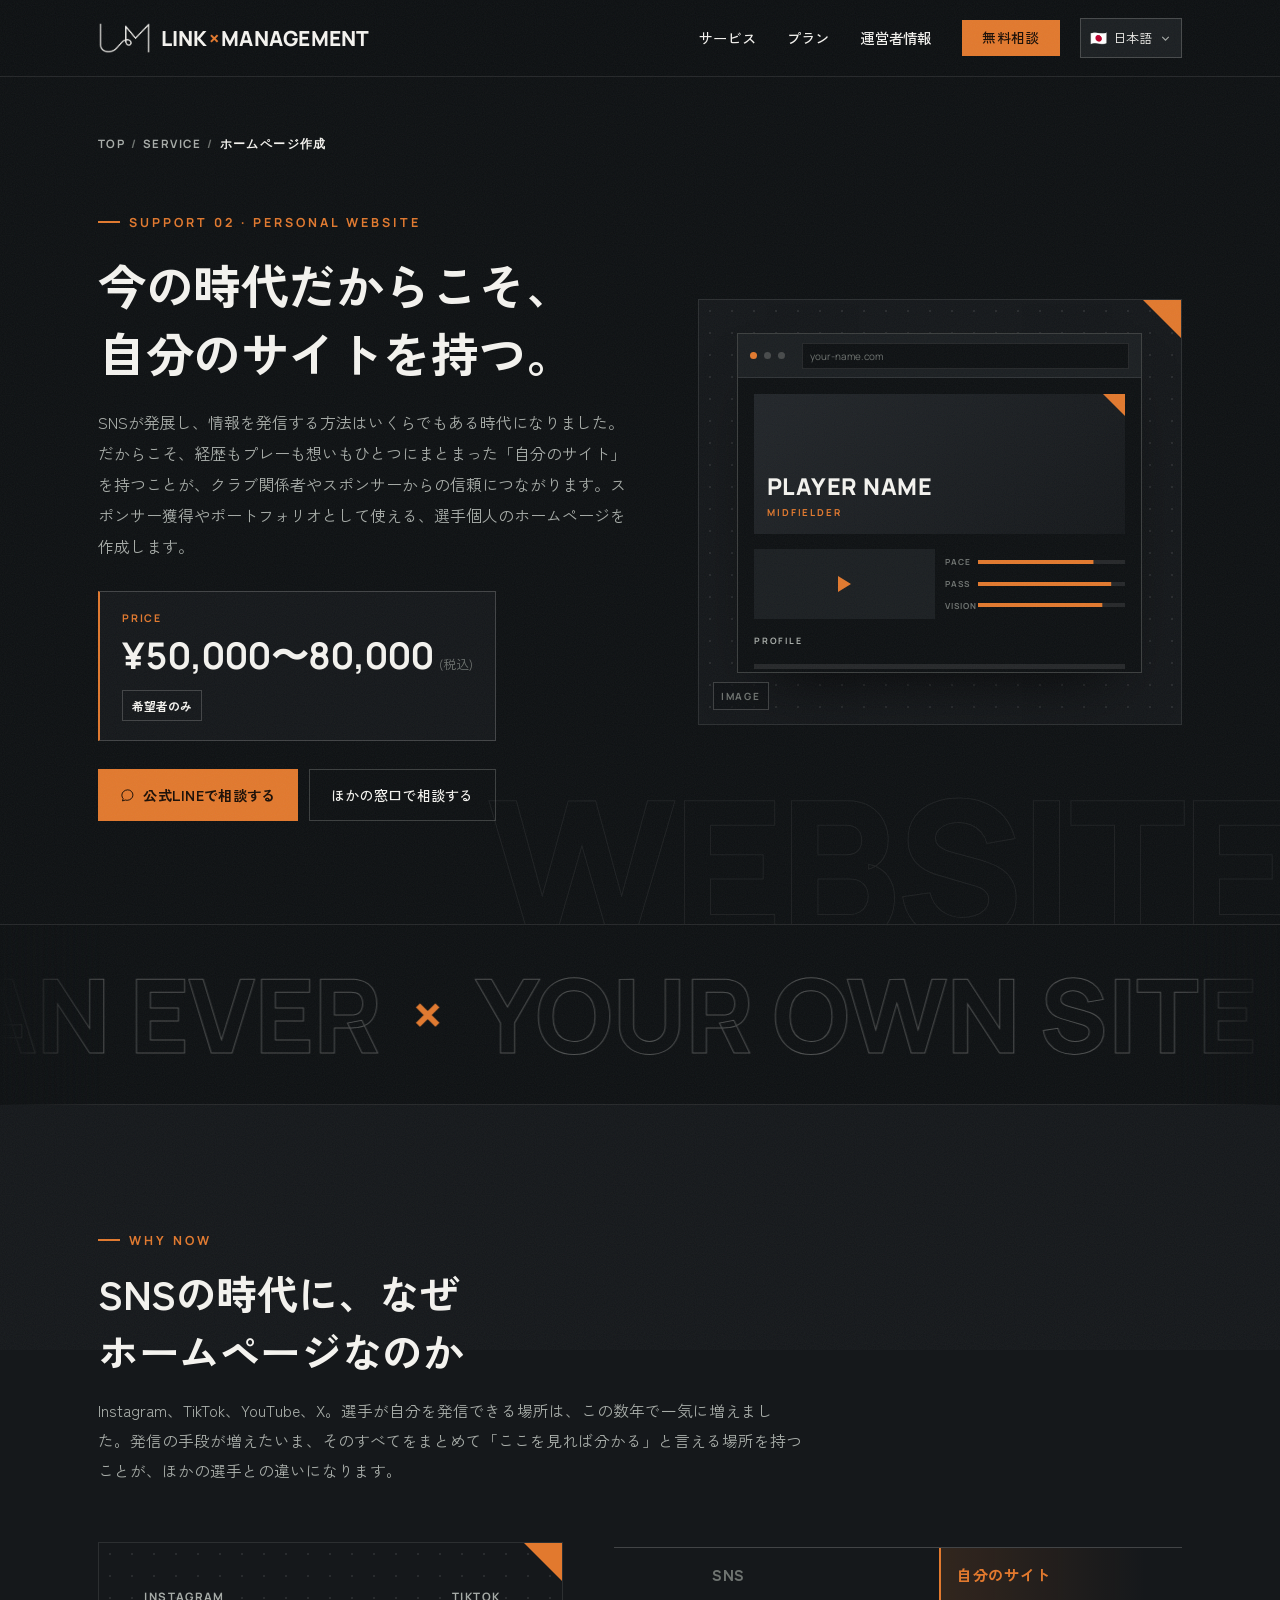
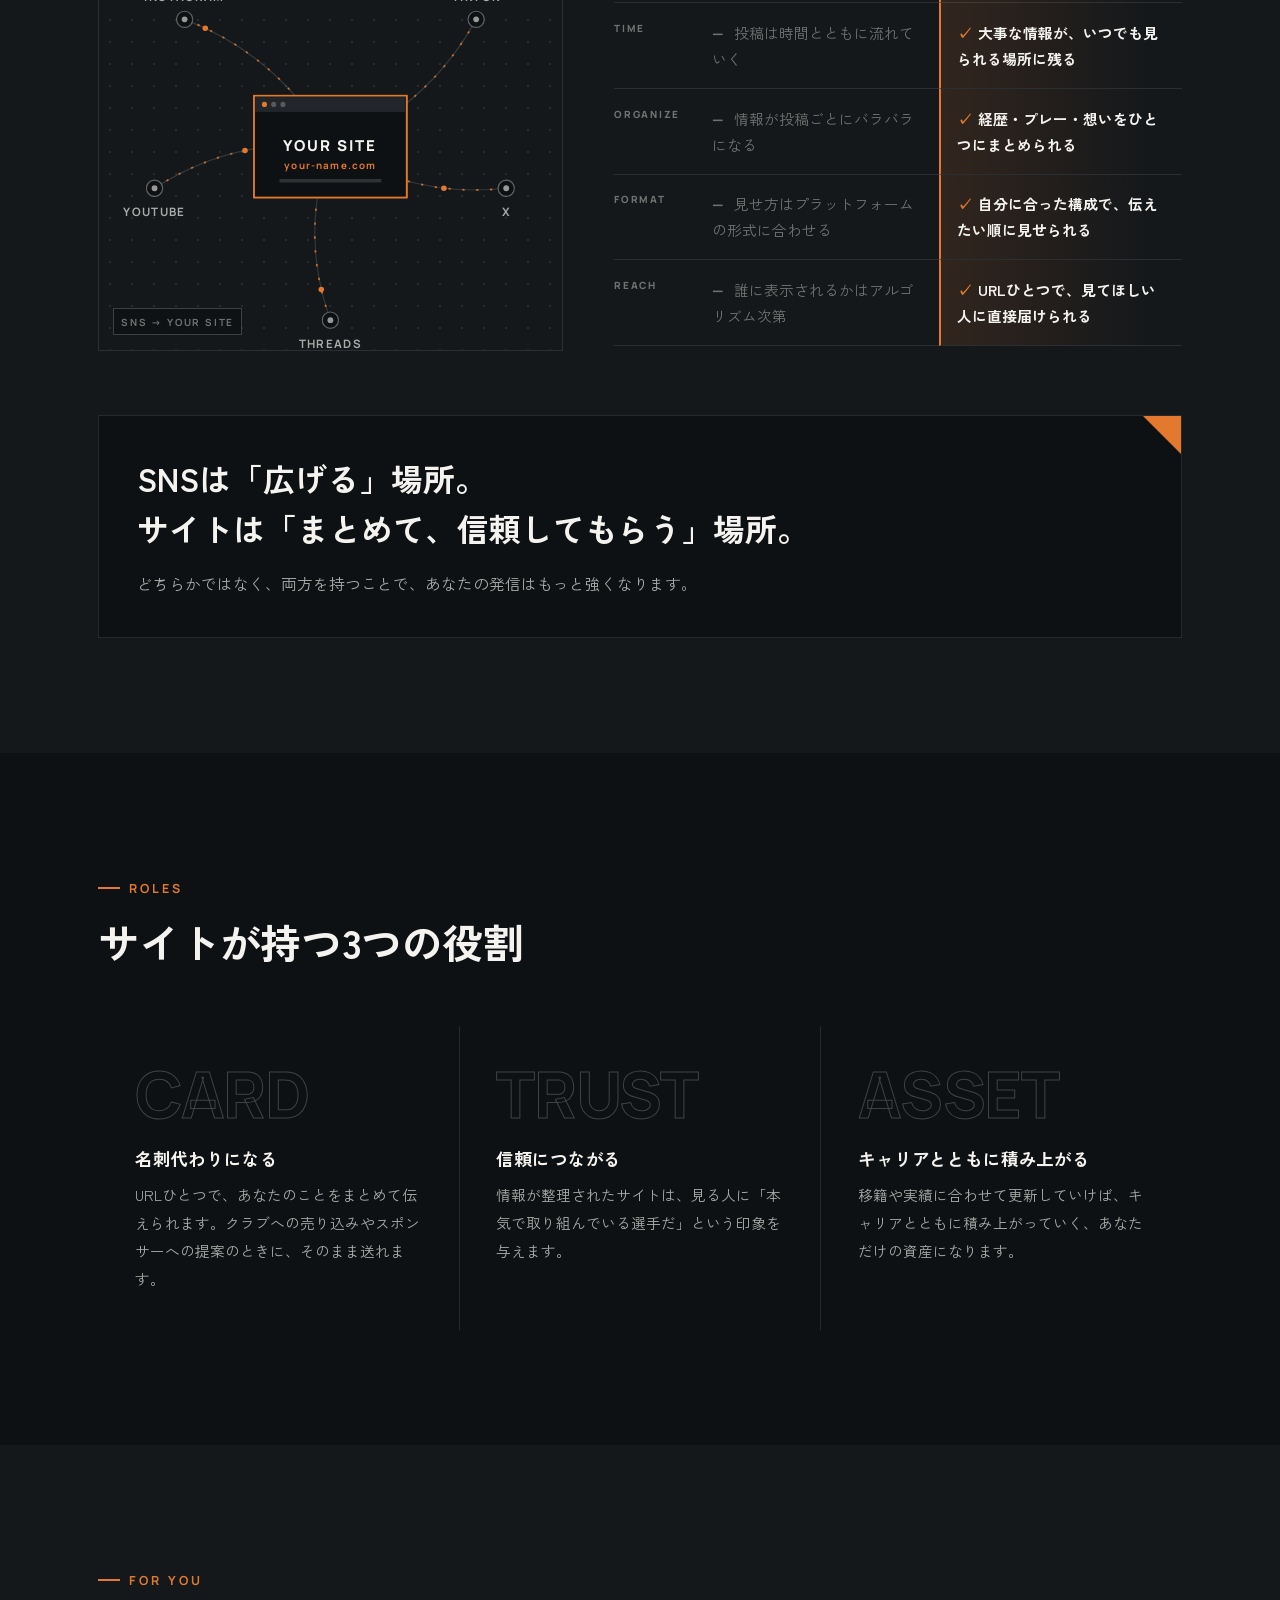
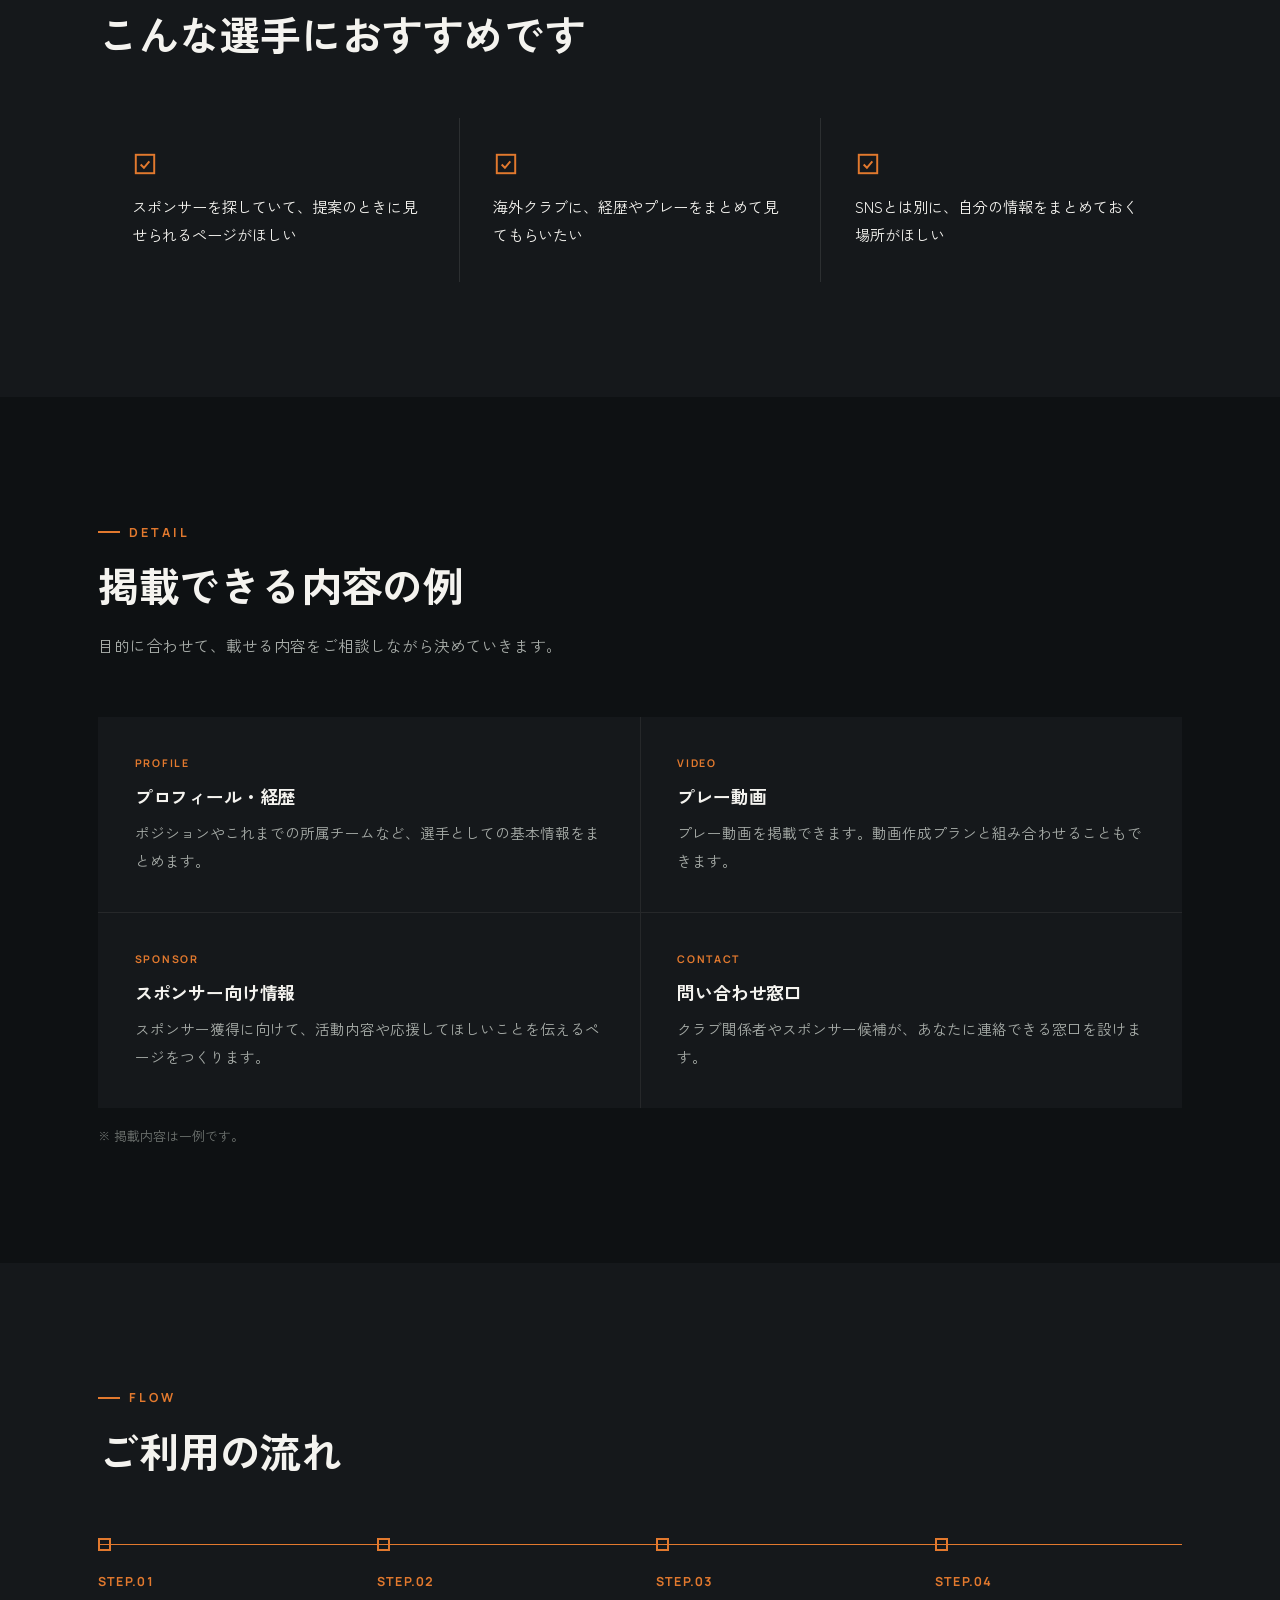
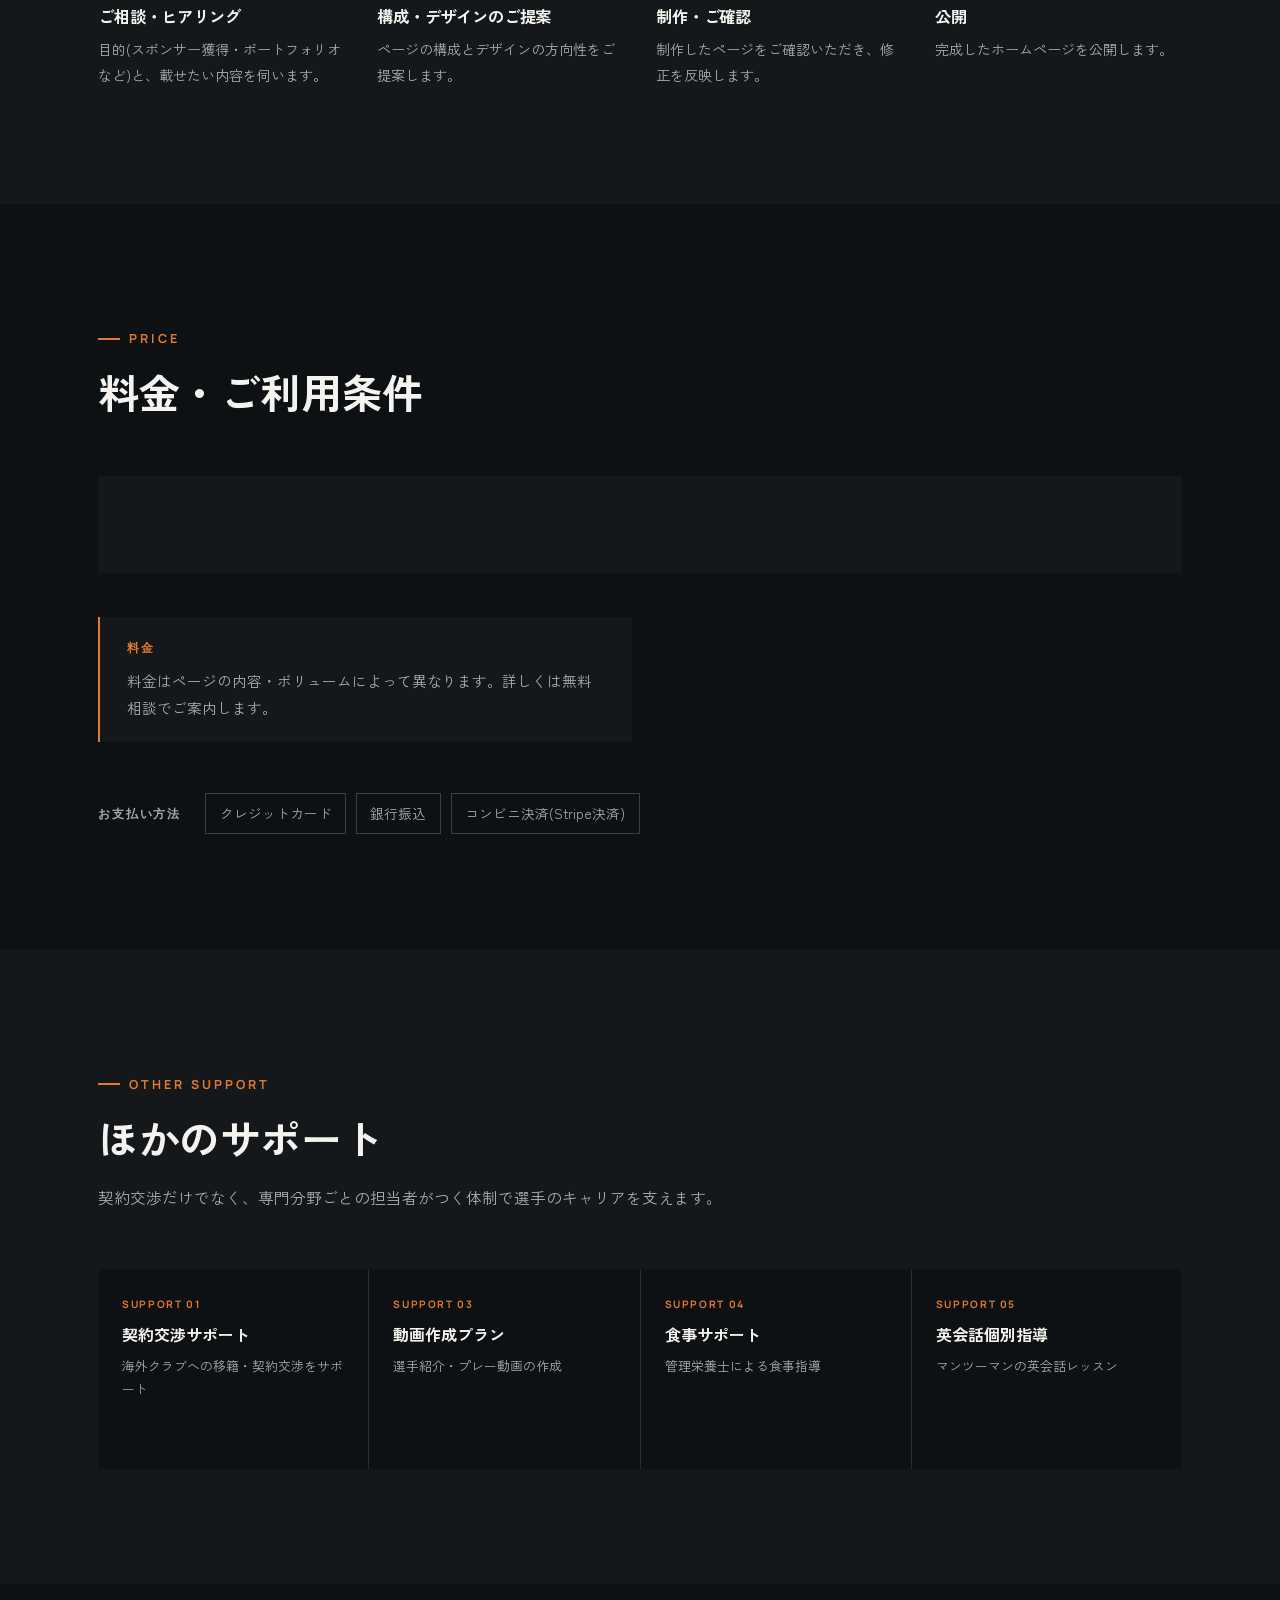
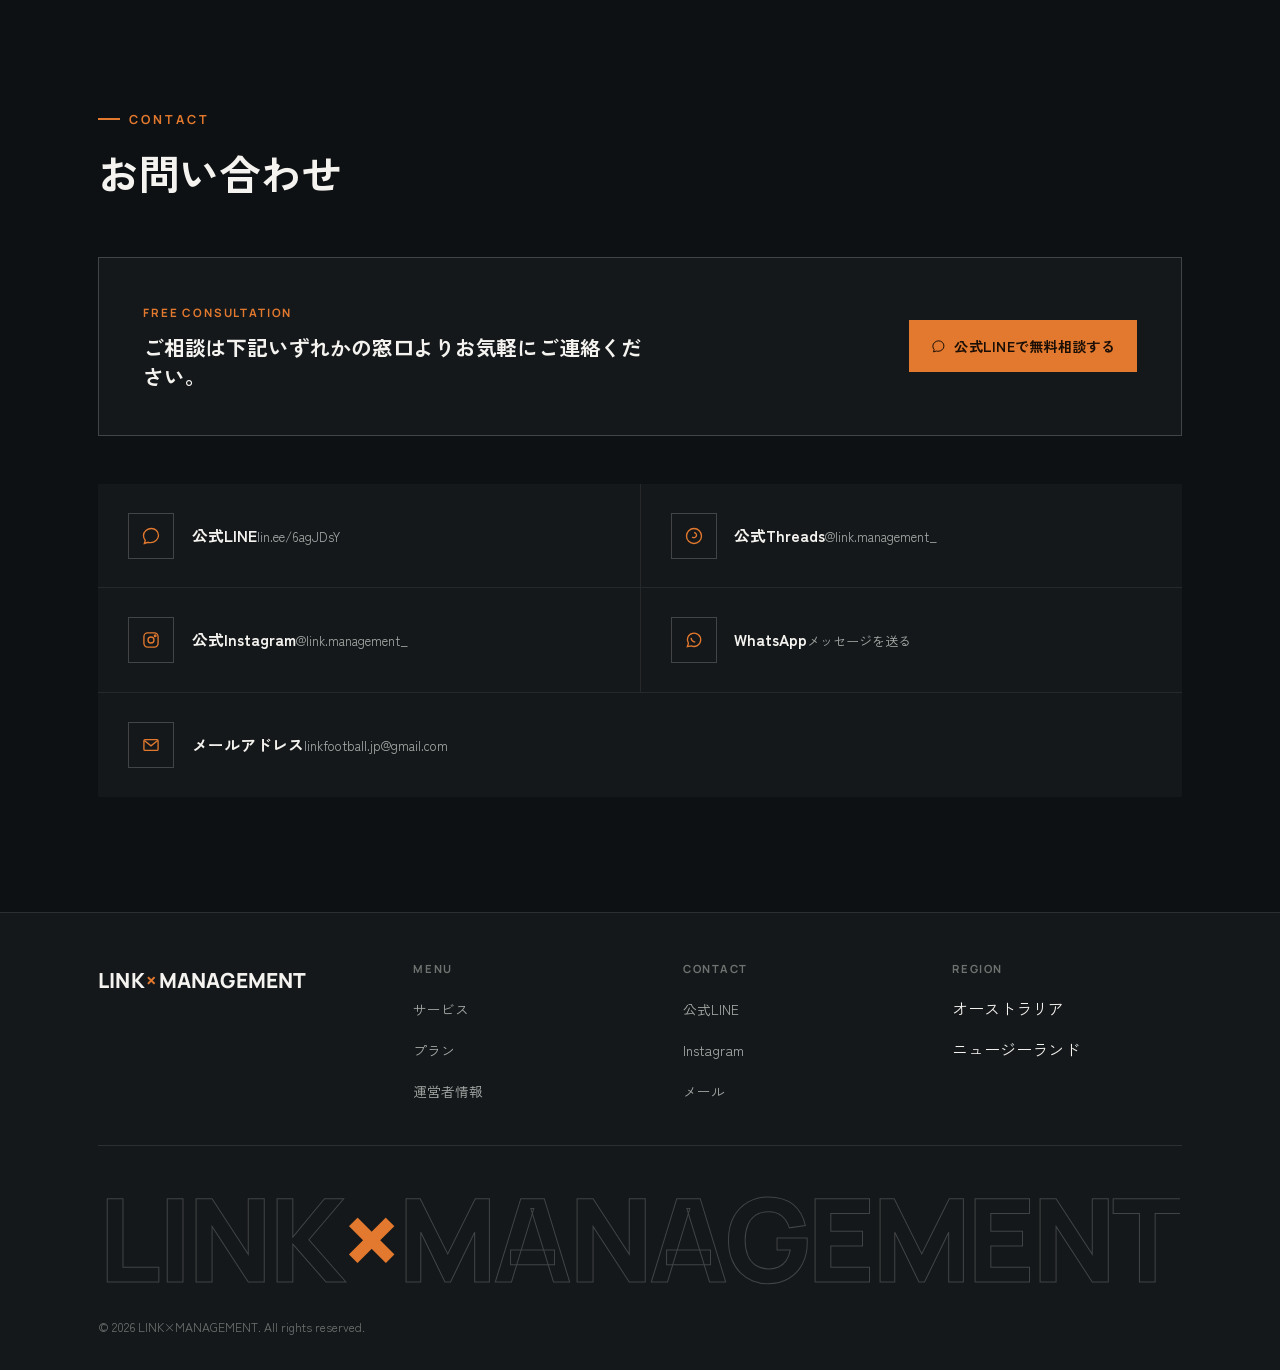
<file: website/index.html>
<!DOCTYPE html>
<html lang="ja">
<head>
<meta charset="utf-8"/>
<meta content="width=device-width, initial-scale=1, viewport-fit=cover" name="viewport"/>
<title>ホームページ作成 | LINK×MANAGEMENT</title>
<meta content="SNSが発展し、情報を発信する方法はいくらでもある時代になりました。だからこそ、経歴もプレーも想いもひとつにまとまった「自分のサイト」を持つことが、クラブ関係者やスポンサーからの信頼につながります。スポンサー獲得やポートフォリオとして使える、選手個人のホームページを作成します。" name="description"/>
<meta content="index, follow, max-image-preview:large" name="robots"/>
<link href="https://link-management.pages.dev/website/" rel="canonical"/>
<meta content="website" property="og:type"/><meta content="LINK×MANAGEMENT" property="og:site_name"/>
<meta content="ホームページ作成 | LINK×MANAGEMENT" property="og:title"/><meta content="SNSが発展し、情報を発信する方法はいくらでもある時代になりました。だからこそ、経歴もプレーも想いもひとつにまとまった「自分のサイト」を持つことが、クラブ関係者やスポンサーからの信頼につながります。スポンサー獲得やポートフォリオとして使える、選手個人のホームページを作成します。" property="og:description"/>
<meta content="https://link-management.pages.dev/website/" property="og:url"/><meta content="https://link-management.pages.dev/og-image.jpg" property="og:image"/>
<meta content="#0E1113" name="theme-color"/>
<link href="data:image/svg+xml,%3Csvg xmlns='http://www.w3.org/2000/svg' viewBox='0 0 64 64'%3E%3Crect width='64' height='64' rx='8' fill='%230E1113'/%3E%3Ctext x='32' y='42' font-family='Arial,sans-serif' font-weight='900' font-size='24' fill='%23E2792E' text-anchor='middle'%3ELM%3C/text%3E%3C/svg%3E" rel="icon"/>
<link href="https://fonts.googleapis.com" rel="preconnect"/>
<link crossorigin="" href="https://fonts.gstatic.com" rel="preconnect"/>
<link href="https://fonts.googleapis.com/css2?family=Zen+Kaku+Gothic+New:wght@400;500;700;900&amp;family=Noto+Sans+KR:wght@400;500;700;900&amp;family=Noto+Sans+Thai:wght@400;500;700;900&amp;family=Noto+Sans+SC:wght@400;500;700;900&amp;family=Manrope:wght@400;500;600;700;800&amp;display=swap" rel="stylesheet"/>
<link href="/assets/site.css" rel="stylesheet"/>
<link href="/assets/support.css" rel="stylesheet"/>
<script>(function(){var r=document.documentElement;try{var l=localStorage.getItem('lf_lang');if(l)r.setAttribute('lang',l);}catch(e){}r.classList.add('motion');if(matchMedia('(prefers-reduced-motion: reduce)').matches)r.classList.add('rm');setTimeout(function(){r.classList.add('is-loaded');},1500);})();</script>
</head>
<body data-page="website" data-name-key="sp.website.name" data-lead-key="w.lead">
<a class="skip-link" data-i18n="skip" href="#main">本文へスキップ</a>
<div aria-hidden="true" class="scroll-progress"></div>
<div aria-hidden="true" class="cursor is-hidden"></div><div aria-hidden="true" class="cursor-dot is-hidden"></div>
<header class="site-header" id="top">
<div class="wrap">
<a aria-label="LINK×MANAGEMENT" class="brand" href="/">
<span class="brand-logo-slot"><img alt="LINK×MANAGEMENT" src="/assets/img/logo.png" style="height:100%;width:auto;display:block;"/></span>
<span class="brand-wordmark">LINK<span class="x">×</span>MANAGEMENT</span>
</a>
<div class="header-right">
<nav class="nav-desktop">
<a data-i18n="nav.service" href="/#service">サービス</a>
<a data-i18n="nav.plans" href="/#plans">プラン</a>
<a data-i18n="nav.about" href="/#about">運営者情報</a>
<a class="nav-cta" data-i18n="nav.contact" href="#contact">無料相談</a>
</nav>
<div class="lang-switch">
<button aria-controls="lang-listbox" aria-expanded="false" aria-haspopup="listbox" class="lang-trigger" id="lang-trigger" type="button">
<span class="lang-trigger__flag" id="lang-trigger-flag">🇯🇵</span>
<span class="lang-trigger__name" id="lang-trigger-name">日本語</span>
<svg class="lang-trigger__chevron" fill="none" stroke="currentColor" stroke-width="2" viewbox="0 0 24 24"><path d="M6 9l6 6 6-6"></path></svg>
</button>
<ul aria-label="Language / 言語を選択" class="lang-listbox" hidden="" id="lang-listbox" role="listbox" tabindex="-1"><li aria-selected="true" data-lang="ja" role="option" tabindex="-1"><span class="flag">🇯🇵</span><span class="name">日本語</span></li><li aria-selected="false" data-lang="en" role="option" tabindex="-1"><span class="flag">🇺🇸</span><span class="name">English</span></li><li aria-selected="false" data-lang="pt" role="option" tabindex="-1"><span class="flag">🇧🇷</span><span class="name">Português</span></li><li aria-selected="false" data-lang="ko" role="option" tabindex="-1"><span class="flag">🇰🇷</span><span class="name">한국어</span></li><li aria-selected="false" data-lang="th" role="option" tabindex="-1"><span class="flag">🇹🇭</span><span class="name">ไทย</span></li><li aria-selected="false" data-lang="zh" role="option" tabindex="-1"><span class="flag">🇨🇳</span><span class="name">中文</span></li><li aria-selected="false" data-lang="es" role="option" tabindex="-1"><span class="flag">🇪🇸</span><span class="name">Español</span></li></ul>
</div>
<button aria-controls="nav-mobile" aria-expanded="false" aria-label="Menu" class="menu-toggle"><span></span><span></span><span></span></button>
</div>
</div>
</header>
<nav class="nav-mobile" id="nav-mobile">
<a data-i18n="nav.top" href="/">トップ</a>
<a data-i18n="nav.service" href="/#service">サービス</a>
<a data-i18n="nav.plans" href="/#plans">プラン</a>
<a data-i18n="nav.about" href="/#about">運営者情報</a>
<a class="nav-cta" data-i18n="nav.contact" href="#contact">無料相談</a>
</nav>
<main id="main">
<section class="s-hero">
<span aria-hidden="true" class="s-hero__bgword">Website</span>
<div class="wrap">
<nav class="crumb"><a href="/">Top</a><span aria-hidden="true">/</span><a href="/#service">Service</a><span aria-hidden="true">/</span><span aria-current="page" data-i18n="sp.website.name">ホームページ作成</span></nav>
<div class="s-hero__grid">
<div class="s-hero__copy">
<span class="eyebrow">Support 02 · Personal Website</span>
<h1 data-i18n-html="w.h1">今の時代だからこそ、<br>自分のサイトを持つ。</h1>
<p class="lead" data-i18n="w.lead">SNSが発展し、情報を発信する方法はいくらでもある時代になりました。だからこそ、経歴もプレーも想いもひとつにまとまった「自分のサイト」を持つことが、クラブ関係者やスポンサーからの信頼につながります。スポンサー獲得やポートフォリオとして使える、選手個人のホームページを作成します。</p>
<div class="price-tag"><span class="k">Price</span><span class="v">¥50,000〜80,000<small data-i18n="opt2.tax">(税込)</small></span><ul class="chips"><li class="" data-i18n="chip.optional">希望者のみ</li></ul></div>
<div class="s-hero__ctas">
<a class="btn btn-accent" href="https://lin.ee/6agJDsY" rel="noopener" target="_blank"><svg fill="none" stroke="currentColor" stroke-width="1.6" viewBox="0 0 24 24"><path d="M21 11.5c0 4.7-4.7 8.5-9.5 8.5-1 0-2-.15-2.9-.45L4 21l1.1-3.8C3.8 15.9 3 13.8 3 11.5 3 6.8 7.7 3 12.5 3S21 6.8 21 11.5Z"></path></svg><span data-i18n="hero.cta.line">公式LINEで相談する</span></a>
<a class="btn btn-outline" data-i18n="btn.other" href="#contact">ほかの窓口で相談する</a>
</div>
</div>
<div class="visual" aria-hidden="true"><div class="visual__in"><div class="visual__grid"></div>
<div class="mock"><div class="mock__bar"><i></i><i></i><i></i><span class="mock__url">your-name.com</span></div>
<div class="mock__view"><div class="mock__page">
<div class="mp-hero"><b>PLAYER NAME</b><span>MIDFIELDER</span></div>
<div class="mp-row"><div class="mp-video"></div><div class="mp-stats">
<div class="mp-stat">PACE<i style="--w:.78"></i></div><div class="mp-stat">PASS<i style="--w:.9"></i></div><div class="mp-stat">VISION<i style="--w:.84"></i></div></div></div>
<span class="mp-label">PROFILE</span><div class="mp-lines"><i></i><i></i><i></i></div>
<span class="mp-label">SPONSORS</span><div class="mp-sponsors"><i>YOUR LOGO</i><i>YOUR LOGO</i><i>YOUR LOGO</i></div>
<span class="mp-label">CAREER</span><div class="mp-lines"><i></i><i></i><i></i></div>
<div class="mp-contact">CONTACT</div>
</div></div></div></div><span class="visual__tag">Image</span></div>
</div>
</div>
</section>
<div aria-hidden="true" class="marquee"><div class="marquee__track"><div class="marquee__group"><span class="marquee__item">Now More Than Ever</span><span class="marquee__sep">×</span><span class="marquee__item">Your Own Site</span><span class="marquee__sep">×</span><span class="marquee__item">Portfolio</span><span class="marquee__sep">×</span><span class="marquee__item">Sponsorship</span><span class="marquee__sep">×</span></div><div class="marquee__group"><span class="marquee__item">Now More Than Ever</span><span class="marquee__sep">×</span><span class="marquee__item">Your Own Site</span><span class="marquee__sep">×</span><span class="marquee__item">Portfolio</span><span class="marquee__sep">×</span><span class="marquee__item">Sponsorship</span><span class="marquee__sep">×</span></div></div></div>
<section class="bleed-alt" id="why"><div class="wrap">
<div class="section-head"><span class="eyebrow">Why Now</span><h2 data-i18n="w.why.h2">SNSの時代に、なぜホームページなのか</h2><p class="sub" data-i18n="w.why.sub">Instagram、TikTok、YouTube、X。選手が自分を発信できる場所は、この数年で一気に増えました。発信の手段が増えたいま、そのすべてをまとめて「ここを見れば分かる」と言える場所を持つことが、ほかの選手との違いになります。</p></div>
<div class="why-grid"><div class="visual hub" data-reveal="line" aria-hidden="true"><div class="visual__in"><div class="visual__grid"></div><svg viewBox="0 0 400 352" preserveAspectRatio="xMidYMid meet"><path class="spoke" d="M74,66 Q157,98 200,176"></path><path class="spoke-flow" id="hs0" d="M74,66 Q157,98 200,176" style="--i:0"></path><circle class="packet" r="2.4"><animateMotion dur="2.20s" repeatCount="indefinite" begin="0.00s"><mpath href="#hs0"></mpath></animateMotion></circle><path class="spoke" d="M326,66 Q283,144 200,176"></path><path class="spoke-flow" id="hs1" d="M326,66 Q283,144 200,176" style="--i:1"></path><circle class="packet" r="2.4"><animateMotion dur="2.55s" repeatCount="indefinite" begin="0.45s"><mpath href="#hs1"></mpath></animateMotion></circle><path class="spoke" d="M48,212 Q118,167 200,176"></path><path class="spoke-flow" id="hs2" d="M48,212 Q118,167 200,176" style="--i:2"></path><circle class="packet" r="2.4"><animateMotion dur="2.90s" repeatCount="indefinite" begin="0.90s"><mpath href="#hs2"></mpath></animateMotion></circle><path class="spoke" d="M352,212 Q270,221 200,176"></path><path class="spoke-flow" id="hs3" d="M352,212 Q270,221 200,176" style="--i:3"></path><circle class="packet" r="2.4"><animateMotion dur="3.25s" repeatCount="indefinite" begin="1.35s"><mpath href="#hs3"></mpath></animateMotion></circle><path class="spoke" d="M200,326 Q173,251 200,176"></path><path class="spoke-flow" id="hs4" d="M200,326 Q173,251 200,176" style="--i:4"></path><circle class="packet" r="2.4"><animateMotion dur="3.60s" repeatCount="indefinite" begin="1.80s"><mpath href="#hs4"></mpath></animateMotion></circle><circle class="sns" cx="74" cy="66" r="7"></circle><circle cx="74" cy="66" r="2.5" fill="rgba(244,243,239,.6)"></circle><text class="sns-lbl" x="74" y="50" text-anchor="middle">INSTAGRAM</text><circle class="sns" cx="326" cy="66" r="7"></circle><circle cx="326" cy="66" r="2.5" fill="rgba(244,243,239,.6)"></circle><text class="sns-lbl" x="326" y="50" text-anchor="middle">TIKTOK</text><circle class="sns" cx="48" cy="212" r="7"></circle><circle cx="48" cy="212" r="2.5" fill="rgba(244,243,239,.6)"></circle><text class="sns-lbl" x="48" y="236" text-anchor="middle">YOUTUBE</text><circle class="sns" cx="352" cy="212" r="7"></circle><circle cx="352" cy="212" r="2.5" fill="rgba(244,243,239,.6)"></circle><text class="sns-lbl" x="352" y="236" text-anchor="middle">X</text><circle class="sns" cx="200" cy="326" r="7"></circle><circle cx="200" cy="326" r="2.5" fill="rgba(244,243,239,.6)"></circle><text class="sns-lbl" x="200" y="350" text-anchor="middle">THREADS</text><rect class="ring" x="134" y="132" width="132" height="88"></rect><rect class="ring r2" x="134" y="132" width="132" height="88"></rect><rect class="core" x="134" y="132" width="132" height="88"></rect><rect class="core-bar" x="135" y="133" width="130" height="13"></rect><circle class="core-dot" cx="143" cy="139.5" r="2.2"></circle><circle cx="151" cy="139.5" r="2.2" fill="rgba(244,243,239,.25)"></circle><circle cx="159" cy="139.5" r="2.2" fill="rgba(244,243,239,.25)"></circle><text class="core-t" x="200" y="180" text-anchor="middle">YOUR SITE</text><text class="core-u" x="200" y="195" text-anchor="middle">your-name.com</text><rect class="core-line" x="156" y="204" width="88" height="3"></rect></svg></div><span class="visual__tag">SNS → Your Site</span></div><div class="cmp"><div class="k"></div><div class="h sns"><span data-i18n="w.cmp.sns">SNS</span></div><div class="h site"><span data-i18n="w.cmp.site">自分のサイト</span></div><div class="k" data-reveal="up">TIME</div><div class="sns" data-i18n="w.cmp1.sns" data-reveal="up">投稿は時間とともに流れていく</div><div class="site" data-i18n="w.cmp1.site" data-reveal="up">大事な情報が、いつでも見られる場所に残る</div><div class="k" data-reveal="up">ORGANIZE</div><div class="sns" data-i18n="w.cmp2.sns" data-reveal="up">情報が投稿ごとにバラバラになる</div><div class="site" data-i18n="w.cmp2.site" data-reveal="up">経歴・プレー・想いをひとつにまとめられる</div><div class="k" data-reveal="up">FORMAT</div><div class="sns" data-i18n="w.cmp3.sns" data-reveal="up">見せ方はプラットフォームの形式に合わせる</div><div class="site" data-i18n="w.cmp3.site" data-reveal="up">自分に合った構成で、伝えたい順に見せられる</div><div class="k" data-reveal="up">REACH</div><div class="sns" data-i18n="w.cmp4.sns" data-reveal="up">誰に表示されるかはアルゴリズム次第</div><div class="site" data-i18n="w.cmp4.site" data-reveal="up">URLひとつで、見てほしい人に直接届けられる</div></div></div>
<div class="statement" data-reveal="up"><p data-i18n-html="w.state1">SNSは「広げる」場所。<br>サイトは「まとめて、信頼してもらう」場所。</p><p data-i18n="w.state2">どちらかではなく、両方を持つことで、あなたの発信はもっと強くなります。</p></div>
</div></section>
<section id="roles"><div class="wrap">
<div class="section-head"><span class="eyebrow">Roles</span><h2 data-i18n="w.roles.h2">サイトが持つ3つの役割</h2></div>
<div class="roles"><div class="role"><span class="big" aria-hidden="true">CARD</span><h3 data-i18n="w.role1.h">名刺代わりになる</h3><p data-i18n="w.role1.p">URLひとつで、あなたのことをまとめて伝えられます。クラブへの売り込みやスポンサーへの提案のときに、そのまま送れます。</p></div><div class="role"><span class="big" aria-hidden="true">TRUST</span><h3 data-i18n="w.role2.h">信頼につながる</h3><p data-i18n="w.role2.p">情報が整理されたサイトは、見る人に「本気で取り組んでいる選手だ」という印象を与えます。</p></div><div class="role"><span class="big" aria-hidden="true">ASSET</span><h3 data-i18n="w.role3.h">キャリアとともに積み上がる</h3><p data-i18n="w.role3.p">移籍や実績に合わせて更新していけば、キャリアとともに積み上がっていく、あなただけの資産になります。</p></div></div>
</div></section>

<section class="bleed-alt" id="for"><div class="wrap">
<div class="section-head"><span class="eyebrow">For You</span><h2 data-i18n="sec.for">こんな選手におすすめです</h2></div>
<div class="fit-grid"><div class="fit-card"><svg aria-hidden="true" fill="none" stroke="currentColor" stroke-width="1.8" viewBox="0 0 24 24"><rect x="3.5" y="3.5" width="17" height="17"></rect><path d="M8 12.5l3 3 5-6"></path></svg><p data-i18n="w.fit1">スポンサーを探していて、提案のときに見せられるページがほしい</p></div><div class="fit-card"><svg aria-hidden="true" fill="none" stroke="currentColor" stroke-width="1.8" viewBox="0 0 24 24"><rect x="3.5" y="3.5" width="17" height="17"></rect><path d="M8 12.5l3 3 5-6"></path></svg><p data-i18n="w.fit2">海外クラブに、経歴やプレーをまとめて見てもらいたい</p></div><div class="fit-card"><svg aria-hidden="true" fill="none" stroke="currentColor" stroke-width="1.8" viewBox="0 0 24 24"><rect x="3.5" y="3.5" width="17" height="17"></rect><path d="M8 12.5l3 3 5-6"></path></svg><p data-i18n="w.fit3">SNSとは別に、自分の情報をまとめておく場所がほしい</p></div></div>
</div></section>
<section id="detail"><div class="wrap">
<div class="section-head"><span class="eyebrow">Detail</span><h2 data-i18n="w.inc.h2">掲載できる内容の例</h2><p class="sub" data-i18n="w.inc.sub">目的に合わせて、載せる内容をご相談しながら決めていきます。</p></div>
<div class="inc-grid"><div class="inc-card"><span class="k">Profile</span><h3 data-i18n="w.inc1.h">プロフィール・経歴</h3><p data-i18n="w.inc1.p">ポジションやこれまでの所属チームなど、選手としての基本情報をまとめます。</p></div><div class="inc-card"><span class="k">Video</span><h3 data-i18n="w.inc2.h">プレー動画</h3><p data-i18n="w.inc2.p">プレー動画を掲載できます。動画作成プランと組み合わせることもできます。</p></div><div class="inc-card"><span class="k">Sponsor</span><h3 data-i18n="w.inc3.h">スポンサー向け情報</h3><p data-i18n="w.inc3.p">スポンサー獲得に向けて、活動内容や応援してほしいことを伝えるページをつくります。</p></div><div class="inc-card"><span class="k">Contact</span><h3 data-i18n="w.inc4.h">問い合わせ窓口</h3><p data-i18n="w.inc4.p">クラブ関係者やスポンサー候補が、あなたに連絡できる窓口を設けます。</p></div></div>
<p class="inc-note" data-i18n="w.inc.note">※ 掲載内容は一例です。</p>
</div></section>
<section class="bleed-alt" id="flow"><div class="wrap">
<div class="section-head"><span class="eyebrow">Flow</span><h2 data-i18n="sec.flow">ご利用の流れ</h2></div>
<ol class="flow" style="--n:4"><li><span class="num">STEP.01</span><h3 data-i18n="w.flow1.h">ご相談・ヒアリング</h3><p data-i18n="w.flow1.p">目的(スポンサー獲得・ポートフォリオなど)と、載せたい内容を伺います。</p></li><li><span class="num">STEP.02</span><h3 data-i18n="w.flow2.h">構成・デザインのご提案</h3><p data-i18n="w.flow2.p">ページの構成とデザインの方向性をご提案します。</p></li><li><span class="num">STEP.03</span><h3 data-i18n="w.flow3.h">制作・ご確認</h3><p data-i18n="w.flow3.p">制作したページをご確認いただき、修正を反映します。</p></li><li><span class="num">STEP.04</span><h3 data-i18n="w.flow4.h">公開</h3><p data-i18n="w.flow4.p">完成したホームページを公開します。</p></li></ol>
</div></section>
<section id="price"><div class="wrap"><div class="section-head"><span class="eyebrow">Price</span><h2 data-i18n="sec.price">料金・ご利用条件</h2></div><div class="option-table"><div class="option-row"><div><span class="cell-label">Support</span><span class="name" data-i18n="sp.website.name">ホームページ作成</span></div><div><span class="cell-label" data-i18n="opt.label">内容</span><span class="content" data-i18n="support2.desc">スポンサー獲得やポートフォリオとして使えるホームページを作成</span></div><div class="price">¥50,000〜80,000<span class="tax" data-i18n="opt2.tax">(税込)</span></div></div></div><div class="note-list"><div class="eligibility"><span class="label" data-i18n="note.fee.label">料金</span><p data-i18n="note.fee.web">料金はページの内容・ボリュームによって異なります。詳しくは無料相談でご案内します。</p></div></div><div class="payment-methods"><span class="label" data-i18n="payment.label">お支払い方法</span><ul><li data-i18n="payment.credit">クレジットカード</li><li data-i18n="payment.transfer">銀行振込</li><li data-i18n="payment.konbini">コンビニ決済(Stripe決済)</li></ul></div></div></section>
<section class="bleed-alt" id="related"><div class="wrap">
<div class="section-head"><span class="eyebrow">Other Support</span><h2 data-i18n="sec.related">ほかのサポート</h2><p class="sub" data-i18n="sec.related.sub">契約交渉だけでなく、専門分野ごとの担当者がつく体制で選手のキャリアを支えます。</p></div>
<div class="rel-grid"><a class="rel-card" href="/contract/"><span class="k">Support 01</span><span class="n" data-i18n="support1.name">契約交渉サポート</span><span class="d" data-i18n="sp.contract.desc">海外クラブへの移籍・契約交渉をサポート</span><span class="go"><span data-i18n="rel.go">詳しく見る</span><svg fill="none" stroke="currentColor" stroke-width="2" viewBox="0 0 24 24"><path d="M5 12h14M13 6l6 6-6 6"></path></svg></span></a><a class="rel-card" href="/video/"><span class="k">Support 03</span><span class="n" data-i18n="support0.name">動画作成プラン</span><span class="d" data-i18n="support0.desc">選手紹介・プレー動画の作成</span><span class="go"><span data-i18n="rel.go">詳しく見る</span><svg fill="none" stroke="currentColor" stroke-width="2" viewBox="0 0 24 24"><path d="M5 12h14M13 6l6 6-6 6"></path></svg></span></a><a class="rel-card" href="/nutrition/"><span class="k">Support 04</span><span class="n" data-i18n="opt4.name">食事サポート</span><span class="d" data-i18n="sp.nutrition.desc">管理栄養士による食事指導</span><span class="go"><span data-i18n="rel.go">詳しく見る</span><svg fill="none" stroke="currentColor" stroke-width="2" viewBox="0 0 24 24"><path d="M5 12h14M13 6l6 6-6 6"></path></svg></span></a><a class="rel-card" href="/english/"><span class="k">Support 05</span><span class="n" data-i18n="opt5.name">英会話個別指導</span><span class="d" data-i18n="sp.english.desc">マンツーマンの英会話レッスン</span><span class="go"><span data-i18n="rel.go">詳しく見る</span><svg fill="none" stroke="currentColor" stroke-width="2" viewBox="0 0 24 24"><path d="M5 12h14M13 6l6 6-6 6"></path></svg></span></a></div>
</div></section>
<section id="contact">
<div class="wrap">
<div class="section-head">
<span class="eyebrow">Contact</span>
<h2 data-i18n="contact.h2">お問い合わせ</h2>
</div>
<div class="contact-cta">
<div class="t">
<span class="k">Free Consultation</span>
<h3 data-i18n="contact.cta_text">ご相談は下記いずれかの窓口よりお気軽にご連絡ください。</h3>
</div>
<a class="btn btn-accent" href="https://lin.ee/6agJDsY" rel="noopener" target="_blank">
<svg fill="none" stroke="currentColor" stroke-width="1.6" viewbox="0 0 24 24"><path d="M21 11.5c0 4.7-4.7 8.5-9.5 8.5-1 0-2-.15-2.9-.45L4 21l1.1-3.8C3.8 15.9 3 13.8 3 11.5 3 6.8 7.7 3 12.5 3S21 6.8 21 11.5Z"></path></svg>
<span data-i18n="contact.cta_button">公式LINEで無料相談する</span>
</a>
</div>
<div class="contact-grid">
<a class="contact-card" href="https://lin.ee/6agJDsY" rel="noopener" target="_blank">
<span class="icon"><svg fill="none" stroke="currentColor" stroke-width="1.6" viewbox="0 0 24 24"><path d="M21 11.5c0 4.7-4.7 8.5-9.5 8.5-1 0-2-.15-2.9-.45L4 21l1.1-3.8C3.8 15.9 3 13.8 3 11.5 3 6.8 7.7 3 12.5 3S21 6.8 21 11.5Z"></path></svg></span>
<span class="info"><span class="channel" data-i18n="contact.line_label">公式LINE</span><span class="detail">lin.ee/6agJDsY</span></span>
</a>
<a class="contact-card" href="https://www.threads.com/@link.management_" rel="noopener" target="_blank">
<span class="icon"><svg fill="none" stroke="currentColor" stroke-width="1.6" viewbox="0 0 24 24"><circle cx="12" cy="12" r="9"></circle><path d="M12 8a3 3 0 1 1-2.1 5.1"></path></svg></span>
<span class="info"><span class="channel" data-i18n="contact.threads_label">公式Threads</span><span class="detail">@link.management_</span></span>
</a>
<a class="contact-card" href="https://www.instagram.com/link.management_" rel="noopener" target="_blank">
<span class="icon"><svg fill="none" stroke="currentColor" stroke-width="1.6" viewbox="0 0 24 24"><rect height="17" rx="4.5" width="17" x="3.5" y="3.5"></rect><circle cx="12" cy="12" r="3.6"></circle><circle cx="17" cy="7" r="1"></circle></svg></span>
<span class="info"><span class="channel" data-i18n="contact.instagram_label">公式Instagram</span><span class="detail">@link.management_</span></span>
</a>
<a class="contact-card" href="https://wa.me/message/OH776LDKUG5LB1" rel="noopener" target="_blank">
<span class="icon"><svg fill="none" stroke="currentColor" stroke-width="1.6" viewbox="0 0 24 24"><path d="M4 20l1.3-3.9A8 8 0 1 1 8.6 19L4 20Z"></path><path d="M8.5 9.5c.3 2.6 2.4 4.7 5 5"></path></svg></span>
<span class="info"><span class="channel">WhatsApp</span><span class="detail" data-i18n="contact.whatsapp_detail">メッセージを送る</span></span>
</a>
<a class="contact-card" href="mailto:linkfootball.jp@gmail.com" style="grid-column:1/-1;">
<span class="icon"><svg fill="none" stroke="currentColor" stroke-width="1.6" viewbox="0 0 24 24"><rect height="13" rx="1.5" width="17" x="3.5" y="5.5"></rect><path d="M4 6.5 12 13l8-6.5"></path></svg></span>
<span class="info"><span class="channel" data-i18n="contact.email_label">メールアドレス</span><span class="detail">linkfootball.jp@gmail.com</span></span>
</a>
</div>
</div>
</section>
</main>
<footer class="site-footer">
<div class="wrap">
<div class="footer-grid">
<div class="footer-brand">
<span class="brand-wordmark">LINK<span class="x">×</span>MANAGEMENT</span>
</div>
<div class="footer-col">
<h4>Menu</h4>
<ul>
<li><a data-i18n="nav.service" href="/#service">サービス</a></li>
<li><a data-i18n="nav.plans" href="/#plans">プラン</a></li>
<li><a data-i18n="nav.about" href="/#about">運営者情報</a></li>
</ul>
</div>
<div class="footer-col">
<h4>Contact</h4>
<ul>
<li><a data-i18n="contact.line_label" href="https://lin.ee/6agJDsY" rel="noopener" target="_blank">公式LINE</a></li>
<li><a href="https://www.instagram.com/link.management_" rel="noopener" target="_blank">Instagram</a></li>
<li><a data-i18n="footer.contact.email" href="mailto:linkfootball.jp@gmail.com">メール</a></li>
</ul>
</div>
<div class="footer-col">
<h4>Region</h4>
<ul>
<li data-i18n="ticker.tag.au">Australia</li>
<li data-i18n="ticker.tag.nz">New Zealand</li>
</ul>
</div>
</div>
<div aria-hidden="true" class="footer-mega"><span style="--i:0">L</span><span style="--i:1">I</span><span style="--i:2">N</span><span style="--i:3">K</span><span class="x" style="--i:4">×</span><span style="--i:5">M</span><span style="--i:6">A</span><span style="--i:7">N</span><span style="--i:8">A</span><span style="--i:9">G</span><span style="--i:10">E</span><span style="--i:11">M</span><span style="--i:12">E</span><span style="--i:13">N</span><span style="--i:14">T</span></div>
<div class="footer-bottom">
<span>© <span id="year"></span> LINK×MANAGEMENT. <span data-i18n="footer.copyright">All rights reserved.</span></span>
</div>
</div>
</footer>
<script src="/assets/i18n.js"></script>
<script src="/assets/support.js"></script>
</body>
</html>
</file>
<file: assets/site.css>
/* トップページ(index.html)の<style>と同じ内容。詳細ページ共通で読み込む。 */
/* ==============================================================
   LINK×MANAGEMENT — Design tokens
   参考: KTX株式会社サイト(ダーク基調・写真主体・力強いゴシック体の
   製造業コーポレートサイト)のトーン&マナーを踏襲。
   ============================================================== */
:root{
  --bg:#0E1113;
  --bg-1:#15181B;
  --bg-2:#1B1F22;
  --bg-3:#22262A;
  --ink:#F4F3EF;
  --ink-muted:#A7ACA8;
  --ink-faint:#6E7370;
  --line:rgba(244,243,239,.10);
  --line-strong:rgba(244,243,239,.20);
  --accent:#E2792E;
  --accent-2:#C6621F;
  --accent-soft:rgba(226,121,46,.14);
  --accent-ink:#1A0E06;

  --font-jp:'Zen Kaku Gothic New', 'Manrope', 'Hiragino Sans', sans-serif;
  --font-en:'Manrope', sans-serif;

  --container:1180px;
  --dur:.5s;
  --ease:cubic-bezier(.2,.7,.3,1);
}

@media (prefers-reduced-motion: reduce){
  html:not(.motion) *{animation-duration:.001ms !important; animation-iteration-count:1 !important; transition-duration:.001ms !important; scroll-behavior:auto !important;}
}

*,*::before,*::after{box-sizing:border-box;}
html{scroll-behavior:smooth;}
body{
  margin:0;
  background:var(--bg);
  color:var(--ink);
  font-family:var(--font-jp);
  font-weight:400;
  line-height:1.85;
  font-size:16px;
  -webkit-font-smoothing:antialiased;
  text-rendering:optimizeLegibility;
  overflow-x:hidden;
}
img,svg{display:block;max-width:100%;}
a{color:inherit;text-decoration:none;}
ul{margin:0;padding:0;list-style:none;}
h1,h2,h3,h4{
  font-family:var(--font-jp);
  font-weight:700;
  line-height:1.4;
  margin:0;
  letter-spacing:-0.01em;
}
p{margin:0;}
button{font:inherit;color:inherit;background:none;border:0;cursor:pointer;}

.wrap{
  max-width:var(--container);
  margin-inline:auto;
  padding-inline:clamp(1.25rem,4.5vw,3rem);
}

.eyebrow{
  display:inline-flex;
  align-items:center;
  gap:.7em;
  font-family:var(--font-en);
  font-weight:700;
  font-size:.78rem;
  letter-spacing:.24em;
  text-transform:uppercase;
  color:var(--accent);
}
.eyebrow::before{
  content:"";
  width:1.8em;
  height:2px;
  background:var(--accent);
  display:inline-block;
}

.section-head{
  max-width:44em;
  margin-bottom:clamp(2.25rem,5vw,3.5rem);
}
.section-head h2{
  margin-top:.8rem;
  font-size:clamp(1.7rem,3.6vw,2.55rem);
}
.section-head .sub{
  margin-top:1.1rem;
  color:var(--ink-muted);
  font-size:.98rem;
  line-height:1.9;
}

section{padding-block:clamp(4rem,9vw,7.5rem);}
.bleed-alt{background:var(--bg-1);}

/* ==============================================================
   Media slot — 画像差し替え用プレースホルダー
   実際の写真を入れる際は、対象の <img class="media-slot__ph"> の
   src 属性を写真のパスに差し替えるだけでOKです(class はそのまま)。
   下の figcaption(差し替え案内)は本番公開前に削除してください。
   ============================================================== */
.media-slot{
  position:relative;
  overflow:hidden;
  background:var(--bg-2);
  /* padding-top spacer sets the box's aspect ratio (width / height = --ar).
     Deliberately not using the aspect-ratio property here: combined with
     CSS Grid's track-sizing algorithm it triggers a layout bug in current
     Chromium where grid items runaway-grow on reflow. This technique is
     equivalent and doesn't interact with grid sizing at all. */
}
.media-slot::before{
  content:"";
  display:block;
  padding-top:calc(100% / var(--ar, 1.6));
}
.media-slot__ph{
  position:absolute;
  inset:0;
  width:100%;height:100%;
  object-fit:cover;
  display:block;
}
.media-slot__tag{
  position:absolute;
  left:.9rem;bottom:.9rem;
  display:inline-flex;
  align-items:center;
  gap:.5em;
  background:rgba(14,17,19,.82);
  border:1px solid var(--line-strong);
  color:var(--ink-muted);
  font-size:.68rem;
  letter-spacing:.04em;
  padding:.5em .8em;
  max-width:calc(100% - 1.8rem);
  backdrop-filter:blur(4px);
}
.media-slot__tag b{color:var(--accent);font-weight:700;}

/* Corner-cut signature detail on every photo slot.
   Deliberately ::after only: ::before on .media-slot is already used as
   the aspect-ratio spacer, and an element can only have one ::before. */
.media-slot.cut::after{
  content:"";
  position:absolute;
  right:0;top:0;
  width:0;height:0;
  border-style:solid;
  border-width:0 38px 38px 0;
  border-color:transparent var(--accent) transparent transparent;
  z-index:1;
}

/* ==============================================================
   Skip link / focus
   ============================================================== */
.skip-link{
  position:absolute;
  left:-999px;top:auto;
  background:var(--accent);
  color:var(--accent-ink);
  padding:.8em 1.2em;
  z-index:200;
  font-weight:700;
}
.skip-link:focus{left:1rem;top:1rem;}
a:focus-visible,button:focus-visible,input:focus-visible{
  outline:2px solid var(--accent);
  outline-offset:3px;
}

/* ==============================================================
   Header
   ============================================================== */
.site-header{
  position:sticky;top:0;z-index:100;
  background:rgba(14,17,19,.88);
  backdrop-filter:blur(10px);
  -webkit-backdrop-filter:blur(10px);
  border-bottom:1px solid var(--line);
  transition:border-color .3s var(--ease);
}
.site-header.is-scrolled{border-color:var(--line-strong);}
.site-header .wrap{
  display:flex;align-items:center;justify-content:space-between;
  height:76px;
}
.header-right{display:flex;align-items:center;gap:clamp(.75rem,2vw,1.25rem);}
.brand{display:flex;align-items:center;gap:.6rem;}
.brand-logo-slot{
  height:32px;
  width:auto;
  display:flex;align-items:center;
}
.brand-logo-slot img{max-width:none;}
.brand-wordmark{
  font-family:var(--font-en);
  font-weight:800;
  font-size:1.3rem;
  letter-spacing:.01em;
  color:var(--ink);
  white-space:nowrap;
}
.brand-wordmark .x{color:var(--accent);font-weight:700;padding-inline:.06em;}

.nav-desktop{display:flex;align-items:center;gap:clamp(1.3rem,2.4vw,2.4rem);}
.nav-desktop a{
  font-size:.9rem;
  font-weight:500;
  letter-spacing:.02em;
  position:relative;
  padding-block:.3rem;
}
.nav-desktop a::after{
  content:"";
  position:absolute;left:0;right:0;bottom:0;
  height:2px;background:var(--accent);
  transform:scaleX(0);transform-origin:right;
  transition:transform .3s var(--ease);
}
.nav-desktop a:hover::after,.nav-desktop a:focus-visible::after{
  transform:scaleX(1);transform-origin:left;
}
.nav-cta{
  display:inline-flex;align-items:center;gap:.5em;
  background:var(--accent);
  color:var(--accent-ink) !important;
  padding:.65em 1.4em;
  font-size:.85rem !important;
  font-weight:700;
  letter-spacing:.03em;
  border:1px solid var(--accent);
  transition:background .3s var(--ease), border-color .3s var(--ease);
}
.nav-cta:hover{background:var(--accent-2);border-color:var(--accent-2);}
.nav-cta::after{display:none !important;}

/* ==============================================================
   Language switcher (custom dropdown — native <select> was tried
   first, but flag emoji render as a plain dot inside native
   <option> elements in some environments; a custom listbox lets us
   guarantee the flag+name presentation everywhere.)
   ============================================================== */
.lang-switch{position:relative;flex-shrink:0;}
.lang-trigger{
  display:inline-flex;align-items:center;gap:.5em;
  background:var(--bg-2);
  border:1px solid var(--line-strong);
  color:var(--ink);
  font-family:var(--font-jp);
  font-size:.82rem;
  padding:.5em .7em;
  cursor:pointer;
  transition:border-color .25s var(--ease);
  max-width:150px;
}
.lang-trigger:hover,.lang-trigger[aria-expanded="true"]{border-color:var(--accent);}
.lang-trigger__flag{font-size:1.05em;line-height:1;flex-shrink:0;}
.lang-trigger__name{overflow:hidden;text-overflow:ellipsis;white-space:nowrap;}
.lang-trigger__chevron{width:13px;height:13px;flex-shrink:0;margin-left:auto;color:var(--ink-muted);transition:transform .25s var(--ease);}
.lang-trigger[aria-expanded="true"] .lang-trigger__chevron{transform:rotate(180deg);}

.lang-listbox{
  position:absolute;
  top:calc(100% + 8px);right:0;
  min-width:170px;
  background:var(--bg-1);
  border:1px solid var(--line-strong);
  box-shadow:0 16px 40px -12px rgba(0,0,0,.6);
  z-index:110;
  max-height:70vh;
  overflow-y:auto;
}
.lang-listbox[hidden]{display:none;}
.lang-listbox li{
  display:flex;align-items:center;gap:.7em;
  padding:.65em .9em;
  font-size:.86rem;
  cursor:pointer;
  transition:background .15s var(--ease);
}
.lang-listbox li:hover,.lang-listbox li:focus-visible{background:var(--bg-2);outline:none;}
.lang-listbox li[aria-selected="true"]{color:var(--accent);font-weight:700;}
.lang-listbox li .flag{font-size:1.1em;line-height:1;flex-shrink:0;}
@media (max-width:480px){
  .lang-trigger{max-width:76px;padding:.5em .55em;}
  .lang-trigger__name{display:none;}
  .lang-trigger__chevron{margin-left:.1em;}
  .lang-listbox{right:-8px;}
}

.menu-toggle{
  display:none;flex-direction:column;justify-content:center;gap:5px;
  width:44px;height:44px;border:1px solid var(--line-strong);
}
.menu-toggle span{
  width:20px;height:2px;background:var(--ink);margin-inline:auto;
  transition:transform .3s var(--ease), opacity .3s var(--ease);
}
.menu-toggle[aria-expanded="true"] span:nth-child(1){transform:translateY(7px) rotate(45deg);}
.menu-toggle[aria-expanded="true"] span:nth-child(2){opacity:0;}
.menu-toggle[aria-expanded="true"] span:nth-child(3){transform:translateY(-7px) rotate(-45deg);}

.nav-mobile{
  position:fixed;inset:76px 0 0 0;
  background:var(--bg);
  padding:2.5rem clamp(1.25rem,6vw,3rem);
  display:flex;flex-direction:column;gap:1.7rem;
  transform:translateY(-8px);opacity:0;pointer-events:none;
  transition:opacity .3s var(--ease), transform .3s var(--ease);
  z-index:90;overflow-y:auto;
}
.nav-mobile.is-open{opacity:1;transform:translateY(0);pointer-events:auto;}
.nav-mobile a{
  font-family:var(--font-en);
  font-weight:700;
  font-size:1.5rem;
  letter-spacing:.01em;
  border-bottom:1px solid var(--line);
  padding-bottom:1.1rem;
}
.nav-mobile .nav-cta{
  align-self:flex-start;margin-top:.5rem;
}

/* ==============================================================
   Hero — full-bleed photo
   ============================================================== */
.hero{position:relative;background:var(--bg);padding-block:0;}
.hero-media{
  position:relative;
  aspect-ratio:4/3;
  max-height:52vh;
}
@media (min-width:640px){.hero-media{aspect-ratio:16/9;max-height:70vh;}}
@media (min-width:1024px){.hero-media{aspect-ratio:21/9;max-height:74vh;}}
/* The copy always flows in normal document flow below the image (never
   overlaid on top of it). An overlay-on-image treatment was tried, but
   the hero copy's height depends on how much lead-paragraph content is
   authored — it has grown over revisions and is likely to again — and
   at any given screen width there's no guarantee the image is tall
   enough to contain it. When it wasn't, the overlaid text spilled
   upward and collided with the sticky header, and that broken range
   kept shifting wider every time the copy grew. Flowing below the image
   is correct at every width regardless of how much text it holds. */
.hero-media::after{
  content:"";
  position:absolute;inset:0;
  z-index:1;
  background:linear-gradient(180deg, rgba(14,17,19,0) 0%, rgba(14,17,19,.05) 75%, rgba(14,17,19,.35) 100%);
}
.hero-copy{
  position:static;
  z-index:2;
  background:var(--bg);
  padding:2rem 1.25rem 2.5rem;
  max-width:var(--container);
  margin-inline:auto;
}
@media (min-width:640px){
  .hero-copy{padding:2.5rem clamp(1.25rem,4.5vw,3rem) 3rem;}
}
@media (min-width:1024px){
  .hero-copy{padding:3rem clamp(1.25rem,4.5vw,3rem) 3.5rem;}
}
.hero-copy .eyebrow{margin-bottom:1.2rem;}
.hero h1{
  font-size:clamp(1.5rem,5.6vw,3.6rem);
  color:var(--ink);
  /* No max-width here: every language's headline already has an explicit
     <br> placed at the intended 2-line break. A ch-based cap here was
     tuned for Latin text and cut Japanese/CJK lines off far too early
     (each full-width character is ~2ch), forcing an unwanted 3rd line. */
}
.hero .lead{
  margin-top:1.4rem;
  max-width:38em;
  color:var(--ink-muted);
  font-size:1rem;
  line-height:1.95;
}
.hero-ctas{
  display:flex;flex-wrap:wrap;gap:.8rem;
  margin-top:2rem;
}
/* Below desktop, button widths vary by label length ("Threadsで相談する"
   vs "メールで問い合わせる"), so flex-wrap pairs them unevenly — e.g. two
   buttons filling one row, then a lone button starting the next row,
   which reads like it's oddly stranded on one side. A fixed 2-column
   grid keeps every row evenly paired regardless of label length. */
@media (max-width:1023px){
  .hero-ctas{display:grid;grid-template-columns:1fr 1fr;gap:.65rem;}
  .hero-ctas .btn{width:100%;justify-content:center;text-align:center;}
  .hero-ctas .btn-accent{grid-column:1/-1;}
}
.btn{
  display:inline-flex;align-items:center;gap:.6em;
  padding:.85em 1.5em;
  font-size:.88rem;font-weight:500;
  letter-spacing:.02em;
  border:1px solid transparent;
  transition:background .3s var(--ease), color .3s var(--ease), border-color .3s var(--ease), transform .15s var(--ease);
}
.btn svg{width:1.05em;height:1.05em;flex-shrink:0;}
.btn:active{transform:translateY(1px);}
.btn-accent{background:var(--accent);color:var(--accent-ink);border-color:var(--accent);font-weight:700;}
.btn-accent:hover{background:var(--accent-2);border-color:var(--accent-2);}
.btn-outline{border-color:var(--line-strong);color:var(--ink);}
.btn-outline:hover{border-color:var(--accent);color:var(--accent);}

/* ticker / info bar under hero */
.ticker{
  background:var(--bg-1);
  border-bottom:1px solid var(--line);
}
.ticker .wrap{
  display:flex;flex-wrap:wrap;align-items:center;gap:1rem 2rem;
  padding-block:1.1rem;
}
.ticker-label{
  display:inline-flex;align-items:center;gap:.6em;
  font-family:var(--font-en);
  font-size:.72rem;font-weight:700;
  letter-spacing:.14em;text-transform:uppercase;
  color:var(--ink-muted);
}
.ticker-label svg{width:1.1em;height:1.1em;color:var(--accent);}
.region-tags{display:flex;flex-wrap:wrap;gap:.6rem;flex:1;}
.region-tags li{
  font-family:var(--font-en);
  font-size:.74rem;font-weight:600;
  letter-spacing:.08em;text-transform:uppercase;
  border:1px solid var(--line-strong);
  padding:.5em .95em;
  color:var(--ink-muted);
}
.ticker-link{
  font-size:.84rem;font-weight:700;color:var(--accent);
  display:inline-flex;align-items:center;gap:.4em;
  white-space:nowrap;
}
.ticker-link svg{width:1em;height:1em;transition:transform .25s var(--ease);}
.ticker-link:hover svg{transform:translateX(3px);}

/* ==============================================================
   Service — feature blocks (alternating)
   ============================================================== */
.service-intro{
  max-width:52em;
  font-size:1.02rem;
  line-height:2;
  color:var(--ink-muted);
}
.subblock-title{
  margin-top:clamp(3.25rem,6vw,4.5rem);
  margin-bottom:1.6rem;
  font-size:1.1rem;
  font-weight:700;
  letter-spacing:.02em;
}

.feature-list{display:flex;flex-direction:column;gap:1px;background:var(--line);}
.feature{
  display:grid;
  grid-template-columns:1fr 1fr;
  gap:0;
  background:var(--bg);
  align-items:stretch;
}
.feature:nth-child(even) .feature-media{order:2;}
.feature-body{
  padding:clamp(1.75rem,3.5vw,3rem);
  display:flex;flex-direction:column;justify-content:center;
}
.feature-num{
  font-family:var(--font-en);
  font-weight:700;
  font-size:.82rem;
  letter-spacing:.1em;
  color:var(--accent);
  display:block;
  margin-bottom:1rem;
}
.feature-body h3{
  font-size:1.2rem;
  line-height:1.6;
  margin-bottom:.8rem;
}
.feature-body p{
  font-size:.92rem;
  color:var(--ink-muted);
  line-height:1.9;
}

.eligibility{
  margin-top:clamp(2.5rem,4vw,3.25rem);
  border-left:2px solid var(--accent);
  padding:1.3rem 1.7rem;
  background:var(--bg-1);
  max-width:44em;
}
.eligibility .label{
  font-family:var(--font-en);
  font-size:.72rem;font-weight:700;
  letter-spacing:.16em;text-transform:uppercase;
  color:var(--accent);
  display:block;margin-bottom:.5rem;
}
.eligibility p{font-size:.92rem;color:var(--ink-muted);}

/* ==============================================================
   Plans — two-card "business unit" style
   ============================================================== */
.plan-grid{
  display:grid;
  grid-template-columns:repeat(2,1fr);
  gap:1px;
  background:var(--line);
}
.plan-card{
  background:var(--bg);
  display:flex;flex-direction:column;
}
.plan-card .media-slot{--ar:1.6;}
.plan-body{padding:clamp(1.75rem,3vw,2.4rem);display:flex;flex-direction:column;flex-grow:1;}
.plan-card h3{font-size:1.25rem;margin-bottom:.9rem;}
.plan-badge{
  display:inline-block;
  background:var(--accent);
  color:var(--accent-ink);
  font-size:.68rem;font-weight:700;
  letter-spacing:.06em;
  padding:.4em .8em;
  margin-bottom:1rem;
  align-self:flex-start;
}
.plan-card .price{
  font-family:var(--font-en);
  font-size:2.2rem;font-weight:700;
  color:var(--ink);margin-bottom:.3rem;
}
.plan-card .price .yen{font-size:1.1rem;font-weight:600;margin-right:.15em;}
.plan-card .price .tax{font-family:var(--font-jp);font-size:.78rem;font-weight:400;color:var(--ink-faint);margin-left:.35em;}
.plan-card .desc{
  margin-top:1rem;padding-top:1.2rem;
  border-top:1px solid var(--line);
  font-size:.92rem;color:var(--ink-muted);line-height:1.95;
  flex-grow:1;
}

.continued-support{
  margin-top:clamp(1.75rem,3vw,2.25rem);
  display:flex;flex-wrap:wrap;gap:1rem 2rem;
  align-items:baseline;justify-content:space-between;
  border:1px dashed var(--line-strong);
  padding:1.4rem 1.7rem;
}
.continued-support .t{font-size:.94rem;color:var(--ink-muted);}
.continued-support .t strong{font-weight:700;color:var(--ink);}
.continued-support .rate{
  font-family:var(--font-en);font-size:1.35rem;font-weight:700;
  color:var(--accent);white-space:nowrap;
}

.option-table{display:grid;gap:1px;background:var(--line);}
.option-row{
  display:grid;
  grid-template-columns:1.1fr 2.2fr .9fr;
  gap:1.5rem;
  background:var(--bg-1);
  padding:1.3rem 1.6rem;
  align-items:center;
}
.option-row .cell-label{
  font-family:var(--font-en);
  font-size:.66rem;font-weight:700;
  letter-spacing:.14em;text-transform:uppercase;
  color:var(--accent);
  display:block;margin-bottom:.35rem;
}
.option-row .name{font-weight:700;font-size:.98rem;}
.option-row .content{font-size:.88rem;color:var(--ink-muted);line-height:1.85;}
.option-row .price{
  font-family:var(--font-en);font-weight:700;font-size:1.02rem;text-align:right;
}
.option-row .price .tax{font-family:var(--font-jp);font-weight:400;font-size:.72rem;color:var(--ink-faint);display:block;text-align:right;}

.payment-methods{
  margin-top:clamp(2.5rem,4vw,3.25rem);
  display:flex;flex-wrap:wrap;align-items:center;gap:1rem 1.5rem;
}
.payment-methods .label{
  font-family:var(--font-en);font-size:.72rem;font-weight:700;
  letter-spacing:.16em;text-transform:uppercase;color:var(--ink-muted);
}
.payment-methods ul{display:flex;flex-wrap:wrap;gap:.6rem;}
.payment-methods li{
  font-size:.85rem;border:1px solid var(--line-strong);
  padding:.5em 1em;color:var(--ink-muted);
}

/* ==============================================================
   Results — photo card grid, empty state
   ============================================================== */
.results-grid{
  display:grid;
  grid-template-columns:repeat(3,1fr);
  gap:1px;background:var(--line);
}
.result-card{background:var(--bg);}
.result-card .media-slot{--ar:0.8;}
.result-body{padding:1.5rem 1.5rem 1.7rem;}
.result-body .quote-mark{
  font-family:var(--font-en);
  font-size:1.8rem;font-weight:700;
  color:var(--accent);line-height:1;
  display:block;margin-bottom:.6rem;
}
.result-body .msg{font-size:.86rem;line-height:1.85;color:var(--ink-muted);}
.results-note{
  margin-top:2.25rem;
  font-size:.88rem;color:var(--ink-muted);
  max-width:44em;
  border-top:1px solid var(--line);
  padding-top:1.4rem;
}

/* ==============================================================
   About / founder
   ============================================================== */
.about-layout{
  display:grid;
  grid-template-columns:.9fr 1.1fr;
  gap:0;
  border:1px solid var(--line);
}
.about-layout .media-slot{--ar:0.8;height:100%;}
.about-body{
  padding:clamp(2rem,4vw,3rem);
  display:flex;flex-direction:column;justify-content:center;
  background:var(--bg-1);
}
.about-body .role{
  font-family:var(--font-en);font-size:.72rem;font-weight:700;
  letter-spacing:.16em;text-transform:uppercase;color:var(--accent);
}
.about-body .name{
  margin-top:.7rem;
  font-size:1.3rem;font-weight:900;
}
.about-body .locales{
  margin-top:1.2rem;padding-top:1.2rem;
  border-top:1px solid var(--line);
  font-size:.82rem;color:var(--ink-muted);line-height:2;
  margin-bottom:1.6rem;
}
.about-message p{font-size:.98rem;line-height:2.05;color:var(--ink-muted);}
.about-message p + p{margin-top:1.3rem;}

/* ==============================================================
   Contact
   ============================================================== */
.contact-cta{
  background:var(--bg-1);
  border:1px solid var(--line-strong);
  padding:clamp(2rem,4vw,2.75rem);
  display:flex;flex-wrap:wrap;align-items:center;justify-content:space-between;
  gap:1.5rem;
  margin-bottom:clamp(2.5rem,4vw,3rem);
}
.contact-cta .t{max-width:32em;}
.contact-cta .t .k{
  font-family:var(--font-en);font-size:.72rem;font-weight:700;
  letter-spacing:.16em;text-transform:uppercase;color:var(--accent);
  display:block;margin-bottom:.6rem;
}
.contact-cta .t h3{font-size:1.3rem;}

.contact-grid{
  display:grid;grid-template-columns:repeat(2,1fr);
  gap:1px;background:var(--line);
}
.contact-card{
  background:var(--bg-1);
  padding:1.8rem 1.9rem;
  display:flex;align-items:center;gap:1.1rem;
  transition:background .25s var(--ease);
}
.contact-card:hover{background:var(--bg-2);}
.contact-card .icon{
  width:46px;height:46px;flex-shrink:0;
  border:1px solid var(--line-strong);
  display:flex;align-items:center;justify-content:center;
  color:var(--accent);
}
.contact-card .icon svg{width:20px;height:20px;}
.contact-card .info{min-width:0;}
.contact-card .channel{font-weight:700;font-size:.98rem;}
.contact-card .detail{
  font-size:.82rem;color:var(--ink-muted);margin-top:.2rem;
  overflow-wrap:anywhere;
}

/* ==============================================================
   Footer
   ============================================================== */
.site-footer{
  background:var(--bg-1);
  border-top:1px solid var(--line);
  padding-block:3rem 2rem;
}
.footer-grid{
  display:grid;
  grid-template-columns:1.2fr repeat(3,1fr);
  gap:2.5rem;
  padding-bottom:2.5rem;
  border-bottom:1px solid var(--line);
}
.footer-brand .brand-wordmark{display:block;margin-bottom:1rem;}
.footer-brand p{font-size:.82rem;color:var(--ink-faint);line-height:1.9;max-width:26em;}
.footer-col h4{
  font-family:var(--font-en);
  font-size:.7rem;font-weight:700;letter-spacing:.14em;text-transform:uppercase;
  color:var(--ink-faint);margin-bottom:1.1rem;
}
.footer-col ul{display:flex;flex-direction:column;gap:.7rem;}
.footer-col a{font-size:.86rem;color:var(--ink-muted);}
.footer-col a:hover{color:var(--accent);}
.footer-bottom{
  padding-top:1.6rem;
  display:flex;flex-wrap:wrap;justify-content:space-between;gap:1rem;
  font-size:.76rem;color:var(--ink-faint);
}

/* ==============================================================
   Responsive breakpoints
   ============================================================== */
@media (max-width:1024px){
  .about-layout{grid-template-columns:1fr;}
  .about-layout .media-slot{--ar:1.778;}
  .footer-grid{grid-template-columns:1fr 1fr;}
}

@media (max-width:860px){
  .nav-desktop{display:none;}
  .menu-toggle{display:flex;}
  .feature{grid-template-columns:1fr;}
  .feature-media{order:-1 !important;}
  .feature-media .media-slot{--ar:1.6;}
  .plan-grid{grid-template-columns:1fr;}
  .results-grid{grid-template-columns:1fr 1fr;}
  .contact-grid{grid-template-columns:1fr;}
  .footer-grid{grid-template-columns:1fr 1fr;gap:2rem 1.5rem;}
}

@media (max-width:640px){
  body{font-size:15.5px;}
  section{padding-block:clamp(3.25rem,10vw,4.5rem);}
  .option-row{grid-template-columns:1fr;gap:.5rem;}
  .option-row .price{text-align:left;}
  .option-row .price .tax{text-align:left;}
  .results-grid{grid-template-columns:1fr;}
  .continued-support{flex-direction:column;align-items:flex-start;}
  .contact-cta{flex-direction:column;align-items:flex-start;}
  .hero-ctas{gap:.55rem;}
  .btn{font-size:.85rem;padding:.8em 1.2em;}
  .footer-grid{grid-template-columns:1fr;gap:2rem;}
  .footer-bottom{flex-direction:column;}
}

@media (max-width:640px){
  .ticker .wrap{flex-direction:column;align-items:flex-start;gap:.9rem;}
  .region-tags{flex:none;width:100%;}
  .ticker-link{align-self:flex-start;}
}

@media (max-width:400px){
  /* Below ~400px, logo mark + full wordmark + language switcher +
     hamburger no longer fit on one line. Keep the logo mark (brand
     recognition) and drop the text wordmark rather than shrinking
     everything down to illegibility. */
  .brand-wordmark{display:none;}
}


/* ==============================================================
   Per-language font overrides — this single page serves all 7
   languages, so every script's font is loaded up front (see the
   Google Fonts <link> in <head>); which one is active just follows
   <html lang="..">, which the language switcher JS updates.
   ============================================================== */
html[lang="ko"]{ --font-jp:'Noto Sans KR', 'Manrope', sans-serif; }
html[lang="th"]{ --font-jp:'Noto Sans Thai', 'Manrope', sans-serif; }
html[lang="zh"]{ --font-jp:'Noto Sans SC', 'Manrope', sans-serif; }
html[lang="en"], html[lang="pt"], html[lang="es"]{ --font-jp:'Manrope', 'Zen Kaku Gothic New', sans-serif; }

.lp-link{
  display:inline-flex;align-items:center;gap:.4em;
  text-decoration:none;
}
.lp-link .name{
  border-bottom:1px solid var(--line-strong);
  transition:border-color .2s var(--ease), color .2s var(--ease);
}
.lp-link:hover .name{color:var(--accent);border-color:var(--accent);}
.lp-link::after{
  content:"";
  width:.9em;height:.9em;flex-shrink:0;
  background:currentColor;
  -webkit-mask:url("data:image/svg+xml,%3Csvg xmlns='http://www.w3.org/2000/svg' viewBox='0 0 24 24' fill='none' stroke='black' stroke-width='2'%3E%3Cpath d='M5 12h14M13 6l6 6-6 6'/%3E%3C/svg%3E") center/contain no-repeat;
  mask:url("data:image/svg+xml,%3Csvg xmlns='http://www.w3.org/2000/svg' viewBox='0 0 24 24' fill='none' stroke='black' stroke-width='2'%3E%3Cpath d='M5 12h14M13 6l6 6-6 6'/%3E%3C/svg%3E") center/contain no-repeat;
  color:var(--ink-faint);
  opacity:0;
  transform:translateX(-3px);
  transition:opacity .2s var(--ease), transform .2s var(--ease);
}
.lp-link:hover::after{opacity:1;transform:translateX(0);color:var(--accent);}

/* ==============================================================
   MOTION LAYER
   既存デザイン(ダーク基調・オレンジアクセント・角カット)を保ったまま、
   モーションだけを重ねるレイヤー。html.motion が付いた時のみ有効なので、
   JS無効時は従来どおりの静的表示になります。
   端末の「視差効果を減らす」(prefers-reduced-motion)がオンでも演出は出し、
   酔いにつながりやすいパララックス・フィルム粒子・マーキーの加速だけを止めます(html.rm)。
   ============================================================== */
:root{
  --ease-out:cubic-bezier(.16,1,.3,1);
  --ease-io:cubic-bezier(.76,0,.24,1);
}

/* ---- Intro loader ---- */
.intro{display:none;}
.motion .intro{
  display:flex;
  position:fixed;inset:0;z-index:1000;
  background:var(--bg);
  align-items:center;justify-content:center;
  clip-path:inset(0 0 0 0);
  animation:introOut 1s var(--ease-io) 1.55s forwards;
}
@keyframes introOut{to{clip-path:inset(0 0 100% 0);visibility:hidden;}}
.intro__inner{width:min(560px,82vw);}
.intro__word{
  display:flex;overflow:hidden;
  font-family:var(--font-en);font-weight:800;
  font-size:clamp(1.6rem,6vw,3.2rem);letter-spacing:.01em;line-height:1.1;
}
.intro__word span{
  display:inline-block;translate:0 110%;
  animation:introChar .9s var(--ease-out) forwards;
  animation-delay:calc(.05s + var(--i) * .035s);
}
.intro__word .x{color:var(--accent);}
@keyframes introChar{to{translate:0 0;}}
.intro__bar{margin-top:1.4rem;height:2px;background:var(--line);overflow:hidden;}
.intro__bar i{
  display:block;height:100%;background:var(--accent);
  transform-origin:left;transform:scaleX(0);
  animation:introBar 1.25s var(--ease-io) .2s forwards;
}
@keyframes introBar{to{transform:scaleX(1);}}
.intro__meta{
  margin-top:.8rem;display:flex;justify-content:space-between;
  font-family:var(--font-en);font-size:.72rem;font-weight:700;
  letter-spacing:.24em;text-transform:uppercase;color:var(--ink-muted);
}
.intro__count{color:var(--accent);font-variant-numeric:tabular-nums;}

/* ---- Scroll progress (CSS scroll-driven animation; JS fallback) ---- */
.scroll-progress{
  position:fixed;top:0;left:0;right:0;height:2px;z-index:300;
  background:var(--accent);transform-origin:0 50%;transform:scaleX(0);
  pointer-events:none;
}
@supports (animation-timeline: scroll()){
  .scroll-progress{animation:progressGrow linear both;animation-timeline:scroll(root);}
}
@keyframes progressGrow{to{transform:scaleX(1);}}

/* ---- Film grain (keeps the photographic, dark tone) ---- */
.motion body::after{
  content:"";position:fixed;inset:-50%;z-index:250;pointer-events:none;
  background-image:url("data:image/svg+xml,%3Csvg xmlns='http://www.w3.org/2000/svg' width='160' height='160'%3E%3Cfilter id='n'%3E%3CfeTurbulence type='fractalNoise' baseFrequency='.9' numOctaves='2' stitchTiles='stitch'/%3E%3C/filter%3E%3Crect width='100%25' height='100%25' filter='url(%23n)'/%3E%3C/svg%3E");
  opacity:.055;
  animation:grain 1s steps(6) infinite;
}
@keyframes grain{
  0%{transform:translate(0,0)}20%{transform:translate(-4%,3%)}40%{transform:translate(3%,-5%)}
  60%{transform:translate(-2%,4%)}80%{transform:translate(5%,-2%)}100%{transform:translate(0,0)}
}

/* ---- Smart header (hide on scroll down / show on scroll up) ---- */
.motion .site-header{transition:border-color .3s var(--ease), transform .5s var(--ease-out);}
.motion .site-header.is-hidden{transform:translateY(-100%);}

/* ---- Hero ---- */
.hero-media{overflow:hidden;}
.motion .hero-media{clip-path:inset(0 0 100% 0);}
.motion.is-loaded .hero-media{clip-path:inset(0 0 0 0);transition:clip-path 1.5s var(--ease-io);}
.motion .hero-media #hero-img{scale:1.28;}
.motion.is-loaded .hero-media #hero-img{scale:1.08;transition:scale 2.6s var(--ease-out);}
@supports (animation-timeline: scroll()){
  .motion .hero-media #hero-img{
    animation:heroParallax linear both;
    animation-timeline:scroll(root);
    animation-range:0 100vh;
  }
}
@keyframes heroParallax{from{translate:0 0;}to{translate:0 16%;}}

.hero-slash{
  position:absolute;right:0;top:0;z-index:2;width:0;height:0;
  border-style:solid;border-width:0 clamp(56px,9vw,120px) clamp(56px,9vw,120px) 0;
  border-color:transparent var(--accent) transparent transparent;
  transform-origin:100% 0;
}
.motion .hero-slash{transform:scale(0);}
.motion.is-loaded .hero-slash{transform:scale(1);transition:transform 1s var(--ease-out) 1.1s;}

.hero-cue{
  position:absolute;right:clamp(1rem,3vw,2.5rem);bottom:clamp(1rem,3vw,2rem);z-index:2;
  display:flex;flex-direction:column;align-items:center;gap:.7rem;
  font-family:var(--font-en);font-size:.64rem;font-weight:700;letter-spacing:.3em;
  color:var(--ink);writing-mode:vertical-rl;
}
.hero-cue i{display:block;width:1px;height:56px;background:rgba(244,243,239,.25);position:relative;overflow:hidden;}
.hero-cue i::after{
  content:"";position:absolute;left:0;top:0;width:100%;height:40%;background:var(--accent);
  animation:cue 1.8s var(--ease-io) infinite;
}
@keyframes cue{from{translate:0 -100%;}to{translate:0 260%;}}
.motion:not(.is-loaded) .hero-cue{opacity:0;}
.motion.is-loaded .hero-cue{transition:opacity .8s ease 1.6s;}
@media (max-width:640px){.hero-cue{display:none;}}

/* headline: line-by-line mask rise */
.h1-line{display:block;overflow:hidden;padding-bottom:.06em;margin-bottom:-.06em;}
.h1-line__in{display:block;}
.motion .h1-line__in{translate:0 110%;}
.motion.is-loaded .h1-line__in{translate:0 0;transition:translate 1.2s var(--ease-out) calc(.55s + var(--i,0) * .12s);}
.motion .h1-line.is-instant .h1-line__in{transition:none;translate:0 0;}

/* eyebrow / lead / CTAs: blur-in stagger */
.motion:not(.is-loaded) .hero-copy .eyebrow,
.motion:not(.is-loaded) .hero .lead,
.motion:not(.is-loaded) .hero-ctas .btn{opacity:0;}
.motion.is-loaded .hero-copy .eyebrow,
.motion.is-loaded .hero .lead,
.motion.is-loaded .hero-ctas .btn{
  animation:blurUp 1.1s var(--ease-out) backwards;
  animation-delay:calc(.45s + var(--i,0) * .08s);
}
@keyframes blurUp{from{opacity:0;translate:0 26px;filter:blur(8px);}to{opacity:1;translate:0 0;filter:blur(0);}}

/* ---- Buttons: shine sweep + magnetic ---- */
.btn,.nav-cta{position:relative;overflow:hidden;isolation:isolate;}
.btn-accent::before,.nav-cta::before{
  content:"";position:absolute;inset:0;z-index:-1;
  background:linear-gradient(105deg,transparent 30%,rgba(255,255,255,.38) 50%,transparent 70%);
  translate:-120% 0;
}
.btn-accent:hover::before,.nav-cta:hover::before{translate:120% 0;transition:translate .8s var(--ease-out);}
.btn-outline::before{
  content:"";position:absolute;inset:0;z-index:-1;background:var(--accent-soft);
  transform:scaleY(0);transform-origin:bottom;transition:transform .45s var(--ease-out);
}
.btn-outline:hover::before{transform:scaleY(1);}
.motion .is-magnetic{transition:transform .5s var(--ease-out), background .3s var(--ease), color .3s var(--ease), border-color .3s var(--ease);}

/* ---- Region marquee ---- */
.marquee{
  overflow:hidden;border-bottom:1px solid var(--line);background:var(--bg);
  padding-block:clamp(1.4rem,3vw,2.4rem);
  -webkit-mask-image:linear-gradient(90deg,transparent,#000 8%,#000 92%,transparent);
          mask-image:linear-gradient(90deg,transparent,#000 8%,#000 92%,transparent);
}
.marquee__track{display:flex;width:max-content;will-change:transform;}
.marquee__group{display:flex;align-items:center;flex-shrink:0;}
.marquee__item{
  font-family:var(--font-en);font-weight:800;text-transform:uppercase;
  font-size:clamp(2.4rem,8vw,6.5rem);line-height:1;letter-spacing:-.01em;
  color:transparent;-webkit-text-stroke:1px rgba(244,243,239,.28);
  padding-inline:clamp(1rem,2.5vw,2rem);white-space:nowrap;
  transition:color .4s var(--ease), -webkit-text-stroke-color .4s var(--ease);
}
.marquee__item.is-fill{color:var(--ink);-webkit-text-stroke-color:transparent;}
.marquee__sep{
  color:var(--accent);font-family:var(--font-en);font-weight:700;
  font-size:clamp(1.6rem,5vw,3.8rem);line-height:1;
  display:inline-block;animation:spin 8s linear infinite;
}
@keyframes spin{to{rotate:360deg;}}
.marquee:hover .marquee__item{-webkit-text-stroke-color:var(--accent);}

/* ---- Scroll reveals ---- */
.motion [data-reveal]{
  transition:opacity 1s var(--ease-out), translate 1.1s var(--ease-out), filter 1s var(--ease-out), clip-path 1.2s var(--ease-out);
  transition-delay:var(--d,0ms);
}
.motion [data-reveal="up"]:not(.is-in){opacity:0;translate:0 40px;filter:blur(6px);}
.rv-mask{display:block;overflow:hidden;padding-bottom:.12em;margin-bottom:-.12em;}
.motion .rv-mask > *{transition:translate 1.2s var(--ease-out) var(--d,0ms);}
.motion .rv-mask:not(.is-in) > *{translate:0 110%;}
.motion .eyebrow[data-reveal]:not(.is-in){opacity:0;translate:-12px 0;}
.motion .eyebrow[data-reveal]::before{transform-origin:left;transition:transform 1s var(--ease-out) calc(var(--d,0ms) + .15s);}
.motion .eyebrow[data-reveal]:not(.is-in)::before{transform:scaleX(0);}

/* media wipe: orange block sweeps across, photo appears behind it */
.m-wipe{position:absolute;inset:0;z-index:3;background:var(--accent);transform:scaleX(0);transform-origin:left;pointer-events:none;}
.motion .is-in .m-wipe,.motion .m-wipe.is-in{animation:wipe 1.25s var(--ease-io) var(--d,0ms) forwards;}
@keyframes wipe{
  0%{transform:scaleX(0);transform-origin:left;}
  48%{transform:scaleX(1);transform-origin:left;}
  52%{transform:scaleX(1);transform-origin:right;}
  100%{transform:scaleX(0);transform-origin:right;}
}
.motion [data-media] .media-slot__ph{opacity:0;scale:1.35;}
.motion [data-media].is-in .media-slot__ph{animation:mediaIn 1.6s var(--ease-out) var(--d,0ms) forwards;}
@keyframes mediaIn{
  0%,45%{opacity:0;scale:1.35;}
  46%{opacity:1;scale:1.3;}
  100%{opacity:1;scale:1.12;}
}
.motion [data-media].is-in .media-slot.cut::after{animation:cutIn .7s var(--ease-out) calc(var(--d,0ms) + .9s) backwards;}
@keyframes cutIn{from{border-width:0 0 0 0;}}
@supports (animation-timeline: view()){
  .motion [data-media] .media-slot__ph{translate:0 -6%;}
  .motion [data-media].is-in .media-slot__ph{
    animation:mediaIn 1.6s var(--ease-out) var(--d,0ms) forwards, mediaParallax linear both;
    animation-timeline:auto, view();
  }
}
@keyframes mediaParallax{from{translate:0 -6%;}to{translate:0 6%;}}

/* feature: body text follows the image */
.motion .feature[data-reveal] .feature-body > *{transition:opacity .9s var(--ease-out), translate 1s var(--ease-out);}
.motion .feature[data-reveal]:not(.is-in) .feature-body > *{opacity:0;translate:0 24px;}
.motion .feature[data-reveal] .feature-body > :nth-child(1){transition-delay:.45s;}
.motion .feature[data-reveal] .feature-body > :nth-child(2){transition-delay:.55s;}
.motion .feature[data-reveal] .feature-body > :nth-child(3){transition-delay:.65s;}
.feature-num{font-variant-numeric:tabular-nums;}

/* ---- Pointer spotlight + tilt on cards/rows ---- */
.plan-card,.contact-card,.option-row{position:relative;}
.plan-card::before,.contact-card::before,.option-row::before{
  content:"";position:absolute;inset:0;pointer-events:none;z-index:0;
  background:radial-gradient(420px circle at var(--mx,50%) var(--my,50%), rgba(226,121,46,.13), transparent 60%);
  opacity:0;transition:opacity .4s var(--ease);
}
.plan-card:hover::before,.contact-card:hover::before,.option-row:hover::before{opacity:1;}
.plan-card > *,.contact-card > *,.option-row > *{position:relative;z-index:1;}
.option-row::after{
  content:"";position:absolute;left:0;top:0;bottom:0;width:2px;background:var(--accent);
  transform:scaleY(0);transform-origin:top;transition:transform .5s var(--ease-out);
}
.option-row:hover::after{transform:scaleY(1);}
.motion .plan-grid{perspective:1200px;}
.motion .plan-card{transform-style:preserve-3d;transition:transform .6s var(--ease-out), opacity 1s var(--ease-out) var(--d,0ms), translate 1.1s var(--ease-out) var(--d,0ms), filter 1s var(--ease-out) var(--d,0ms);}
.contact-card .icon{transition:background .35s var(--ease), color .35s var(--ease), border-color .35s var(--ease), rotate .5s var(--ease-out);}
.contact-card:hover .icon{background:var(--accent);color:var(--accent-ink);border-color:var(--accent);rotate:-8deg;}

/* ---- Footer mega wordmark ---- */
.footer-mega{
  margin-top:2.5rem;overflow:hidden;width:max-content;max-width:100%;
  font-family:var(--font-en);font-weight:800;line-height:.9;letter-spacing:-.03em;
  font-size:clamp(2.6rem,11.2vw,9.2rem);white-space:nowrap;
  color:transparent;-webkit-text-stroke:1px var(--line-strong);
  user-select:none;
}
.footer-mega span{display:inline-block;}
.footer-mega .x{color:var(--accent);-webkit-text-stroke:0;}
.motion .footer-mega span{translate:0 105%;transition:translate 1.1s var(--ease-out) calc(var(--i) * .035s);}
.motion .footer-mega.is-in span{translate:0 0;}

/* ---- Custom cursor (fine pointers only) ---- */
.cursor,.cursor-dot{display:none;}
@media (hover:hover) and (pointer:fine){
  .motion .cursor,.motion .cursor-dot{
    display:block;position:fixed;left:0;top:0;z-index:500;pointer-events:none;border-radius:50%;
  }
  .motion .cursor{
    width:38px;height:38px;margin:-19px 0 0 -19px;
    border:1px solid rgba(226,121,46,.7);
    transition:width .35s var(--ease-out), height .35s var(--ease-out), margin .35s var(--ease-out), background .35s var(--ease), border-color .35s var(--ease), opacity .3s;
  }
  .motion .cursor.is-hover{width:64px;height:64px;margin:-32px 0 0 -32px;background:rgba(226,121,46,.12);border-color:var(--accent);}
  .motion .cursor-dot{width:5px;height:5px;margin:-2.5px 0 0 -2.5px;background:var(--accent);}
  .motion .cursor.is-hidden,.motion .cursor-dot.is-hidden{opacity:0;}
}

/* ---- Language switch: View Transitions API ---- */
::view-transition-old(root){animation:vtOut .32s var(--ease-io) both;}
::view-transition-new(root){animation:vtIn .6s var(--ease-out) both;}
@keyframes vtOut{to{opacity:0;filter:blur(6px);}}
@keyframes vtIn{from{opacity:0;filter:blur(6px);translate:0 10px;}}


/* ---- 「視差効果を減らす」オンの端末向け: 酔いやすい演出だけ止める ---- */
.motion.rm body::after{display:none;}
.motion.rm .hero-media #hero-img{animation:none;translate:0 0;}
.motion.rm [data-media] .media-slot__ph{translate:0 0;}
.motion.rm [data-media].is-in .media-slot__ph{animation:mediaIn 1.6s var(--ease-out) var(--d,0ms) forwards;animation-timeline:auto;}
.motion.rm .marquee__sep{animation:none;}
</file>
<file: assets/support.css>
/* ==============================================================
   Support detail pages (/contract/ /website/ /video/ /nutrition/ /english/)
   site.css(トップと共通)の上に重ねる、詳細ページ専用のスタイル。
   ============================================================== */
@view-transition{navigation:auto;}

/* ---- Breadcrumb ---- */
.crumb{
  display:flex;flex-wrap:wrap;align-items:center;gap:.5em;
  font-family:var(--font-en);font-size:.72rem;font-weight:700;
  letter-spacing:.12em;text-transform:uppercase;color:var(--ink-faint);
}
.crumb a{color:var(--ink-muted);transition:color .2s var(--ease);}
.crumb a:hover{color:var(--accent);}
.crumb span[aria-current]{color:var(--ink);}

/* ---- Hero ---- */
.s-hero{
  position:relative;overflow:hidden;
  padding-block:clamp(2rem,5vw,3.5rem) clamp(3.5rem,8vw,6.5rem);
  border-bottom:1px solid var(--line);
}
.s-hero__grid{
  display:grid;grid-template-columns:1.05fr .95fr;
  gap:clamp(2rem,5vw,4.5rem);align-items:center;
  margin-top:clamp(1.75rem,4vw,3rem);
  position:relative;z-index:1;
}
.s-hero__copy{min-width:0;}
.s-hero h1{margin-top:1.1rem;font-size:clamp(1.8rem,4.4vw,3.2rem);text-wrap:balance;}
.s-hero .lead{margin-top:1.3rem;color:var(--ink-muted);line-height:1.95;max-width:34em;}
.s-hero__bgword{
  position:absolute;right:-.04em;bottom:-.2em;z-index:0;pointer-events:none;
  font-family:var(--font-en);font-weight:800;line-height:1;letter-spacing:-.03em;
  font-size:clamp(4.5rem,15vw,14rem);white-space:nowrap;text-transform:uppercase;
  color:transparent;-webkit-text-stroke:1px rgba(244,243,239,.07);
}
.s-hero__ctas{display:flex;flex-wrap:wrap;gap:.7rem;margin-top:1.8rem;}

.price-tag{
  display:inline-flex;flex-direction:column;gap:.35rem;
  margin-top:1.8rem;padding:1.05rem 1.4rem 1.15rem;
  background:var(--bg-1);border:1px solid var(--line-strong);border-left:2px solid var(--accent);
}
.price-tag .k{
  font-family:var(--font-en);font-size:.66rem;font-weight:700;
  letter-spacing:.16em;text-transform:uppercase;color:var(--accent);
}
.price-tag .v{font-family:var(--font-en);font-weight:700;font-size:clamp(1.7rem,3.4vw,2.3rem);line-height:1.15;font-variant-numeric:tabular-nums;}
.price-tag .v small{font-family:var(--font-jp);font-size:.8rem;font-weight:400;color:var(--ink-faint);margin-left:.35em;}
.price-tag .v.is-text{font-family:var(--font-jp);font-size:1.05rem;line-height:1.6;}
.chips{display:flex;flex-wrap:wrap;gap:.45rem;margin-top:.5rem;}
.chips li{
  font-size:.74rem;font-weight:700;color:var(--ink);
  border:1px solid var(--line-strong);padding:.3em .75em;
}
.chips li.is-accent{border-color:var(--accent);color:var(--accent);}

/* hero entrance (sub pages have no intro loader) */
.motion:not(.is-loaded) .s-hero .crumb,
.motion:not(.is-loaded) .s-hero__copy .eyebrow,
.motion:not(.is-loaded) .s-hero .lead,
.motion:not(.is-loaded) .price-tag,
.motion:not(.is-loaded) .s-hero__ctas .btn{opacity:0;}
.motion.is-loaded .s-hero .crumb,
.motion.is-loaded .s-hero__copy .eyebrow,
.motion.is-loaded .s-hero .lead,
.motion.is-loaded .price-tag,
.motion.is-loaded .s-hero__ctas .btn{
  animation:blurUp 1.1s var(--ease-out) backwards;
  animation-delay:calc(.1s + var(--i,0) * .08s);
}
.motion .s-hero .h1-line__in{translate:0 110%;}
.motion.is-loaded .s-hero .h1-line__in{translate:0 0;transition:translate 1.2s var(--ease-out) calc(.2s + var(--i,0) * .12s);}
.motion .s-hero__bgword{translate:0 30%;opacity:0;}
.motion.is-loaded .s-hero__bgword{translate:0 0;opacity:1;transition:translate 1.6s var(--ease-out) .3s, opacity 1.2s ease .3s;}

/* ---- Hero visual frame ---- */
.visual{
  position:relative;background:var(--bg-1);border:1px solid var(--line);
  overflow:hidden;min-width:0;
}
.visual::before{content:"";display:block;padding-top:88%;}
.visual__in{position:absolute;inset:0;}
.visual::after{
  content:"";position:absolute;right:0;top:0;z-index:4;width:0;height:0;
  border-style:solid;border-width:0 38px 38px 0;
  border-color:transparent var(--accent) transparent transparent;
}
.visual__tag{
  position:absolute;left:.9rem;bottom:.9rem;z-index:4;
  font-family:var(--font-en);font-size:.62rem;font-weight:700;letter-spacing:.18em;text-transform:uppercase;
  color:var(--ink-faint);border:1px solid var(--line-strong);padding:.35em .7em;background:rgba(14,17,19,.7);
}
.visual__grid{
  position:absolute;inset:0;
  background-image:radial-gradient(rgba(244,243,239,.09) 1px, transparent 1.2px);
  background-size:22px 22px;
}
.motion .visual{clip-path:inset(0 0 100% 0);}
.motion.is-loaded .visual{clip-path:inset(0 0 0 0);transition:clip-path 1.3s var(--ease-io) .25s;}

/* contract: route map */
.route svg{position:absolute;inset:0;width:100%;height:100%;}
.route .path{fill:none;stroke:var(--accent);stroke-width:1.6;stroke-linecap:round;}
.route .path-bg{fill:none;stroke:rgba(244,243,239,.12);stroke-width:1;}
.route .flow{fill:none;stroke:var(--accent);stroke-width:1.6;stroke-dasharray:3 9;animation:dash 1.4s linear infinite;opacity:.9;}
@keyframes dash{to{stroke-dashoffset:-24;}}
.motion .route .path{stroke-dasharray:var(--len);stroke-dashoffset:var(--len);}
.motion.is-loaded .route .path{stroke-dashoffset:0;transition:stroke-dashoffset 1.6s var(--ease-io) calc(.9s + var(--i,0) * .2s);}
.route .node{fill:var(--bg);stroke:var(--accent);stroke-width:2;}
.route .node.is-home{fill:var(--accent);}
.route .pulse{fill:none;stroke:var(--accent);stroke-width:1;transform-box:fill-box;transform-origin:center;animation:pulse 2.4s var(--ease-out) infinite;animation-delay:calc(var(--i,0) * .4s);}
@keyframes pulse{from{scale:1;opacity:.9;}to{scale:4.2;opacity:0;}}
.route .lbl{fill:var(--ink);font-family:var(--font-en);font-size:11px;font-weight:800;letter-spacing:.14em;}
.route .lbl-sub{fill:var(--ink-faint);font-family:var(--font-en);font-size:8.5px;font-weight:700;letter-spacing:.16em;}
.route .traveler{fill:var(--ink);}

/* website: browser mockup */
.mock{position:absolute;inset:8% 8% 12% 8%;display:flex;flex-direction:column;background:var(--bg);border:1px solid var(--line-strong);box-shadow:0 30px 60px -30px rgba(0,0,0,.8);}
.mock__bar{display:flex;align-items:center;gap:.45rem;padding:.55rem .75rem;border-bottom:1px solid var(--line);background:var(--bg-2);}
.mock__bar i{width:7px;height:7px;border-radius:50%;background:var(--line-strong);}
.mock__bar i:first-child{background:var(--accent);}
.mock__url{margin-left:.6rem;flex:1;font-family:var(--font-en);font-size:.62rem;color:var(--ink-faint);background:var(--bg);padding:.25em .7em;border:1px solid var(--line);white-space:nowrap;overflow:hidden;text-overflow:ellipsis;}
.mock__view{position:relative;flex:1;overflow:hidden;}
.mock__page{position:absolute;left:0;right:0;top:0;padding:1rem;display:flex;flex-direction:column;gap:.9rem;animation:mockScroll 9s var(--ease-io) infinite;}
@keyframes mockScroll{0%,18%{translate:0 0;}45%,62%{translate:0 -38%;}88%,100%{translate:0 0;}}
.mp-hero{position:relative;height:clamp(90px,14vw,140px);background:linear-gradient(135deg,var(--bg-3),var(--bg-1));overflow:hidden;display:flex;flex-direction:column;justify-content:flex-end;padding:.8rem;}
.mp-hero::after{content:"";position:absolute;right:0;top:0;border-style:solid;border-width:0 22px 22px 0;border-color:transparent var(--accent) transparent transparent;}
.mp-hero b{font-family:var(--font-en);font-weight:800;font-size:clamp(1rem,2.2vw,1.45rem);letter-spacing:.02em;line-height:1;}
.mp-hero span{font-family:var(--font-en);font-size:.6rem;font-weight:700;letter-spacing:.2em;color:var(--accent);margin-top:.35rem;}
.mp-row{display:grid;grid-template-columns:1fr 1fr;gap:.6rem;}
.mp-video{position:relative;height:70px;background:var(--bg-2);display:grid;place-items:center;}
.mp-video::before{content:"";width:0;height:0;border-style:solid;border-width:8px 0 8px 13px;border-color:transparent transparent transparent var(--accent);}
.mp-stats{display:flex;flex-direction:column;justify-content:center;gap:.4rem;}
.mp-stat{display:grid;grid-template-columns:3.2em 1fr;align-items:center;gap:.4rem;font-family:var(--font-en);font-size:.52rem;font-weight:700;letter-spacing:.12em;color:var(--ink-faint);}
.mp-stat i{display:block;height:4px;background:var(--line);position:relative;overflow:hidden;}
.mp-stat i::after{content:"";position:absolute;inset:0;background:var(--accent);transform-origin:left;transform:scaleX(var(--w));animation:bar 9s var(--ease-out) infinite;}
@keyframes bar{0%,6%{transform:scaleX(0);}24%,100%{transform:scaleX(var(--w));}}
.mp-lines{display:flex;flex-direction:column;gap:.35rem;}
.mp-lines i{display:block;height:5px;background:var(--line);}
.mp-lines i:nth-child(2){width:86%;}.mp-lines i:nth-child(3){width:64%;}
.mp-label{font-family:var(--font-en);font-size:.55rem;font-weight:700;letter-spacing:.2em;color:var(--ink-muted);}
.mp-sponsors{display:grid;grid-template-columns:repeat(3,1fr);gap:.4rem;}
.mp-sponsors i{display:grid;place-items:center;height:30px;border:1px dashed var(--line-strong);font-family:var(--font-en);font-style:normal;font-size:.48rem;font-weight:700;letter-spacing:.14em;color:var(--ink-faint);}
.mp-contact{height:26px;background:var(--accent);display:grid;place-items:center;font-family:var(--font-en);font-size:.55rem;font-weight:800;letter-spacing:.2em;color:var(--accent-ink);}

/* video: editor */
.editor{position:absolute;inset:7% 7% 12% 7%;display:flex;flex-direction:column;gap:.7rem;}
.editor__screen{position:relative;flex:1;background:radial-gradient(120% 90% at 30% 20%, #2A2320 0%, var(--bg) 70%);border:1px solid var(--line-strong);overflow:hidden;display:grid;place-items:center;}
.editor__screen::before{
  content:"";position:absolute;inset:0;
  background:repeating-linear-gradient(115deg, transparent 0 38px, rgba(226,121,46,.06) 38px 40px);
  animation:sweep 6s linear infinite;
}
@keyframes sweep{to{background-position:240px 0;}}
.editor__title{position:relative;text-align:center;}
.editor__title b{display:block;font-family:var(--font-en);font-weight:800;font-size:clamp(1.3rem,3.2vw,2.2rem);letter-spacing:.04em;line-height:1;}
.editor__title span{display:block;margin-top:.5rem;font-family:var(--font-en);font-size:.6rem;font-weight:700;letter-spacing:.28em;color:var(--accent);}
.editor__play{position:absolute;left:.8rem;bottom:.7rem;display:flex;align-items:center;gap:.5rem;font-family:var(--font-en);font-size:.62rem;font-weight:700;letter-spacing:.1em;color:var(--ink-muted);font-variant-numeric:tabular-nums;}
.editor__play i{width:0;height:0;border-style:solid;border-width:5px 0 5px 8px;border-color:transparent transparent transparent var(--ink);}
.editor__rec{position:absolute;right:.8rem;top:.7rem;display:flex;align-items:center;gap:.4rem;font-family:var(--font-en);font-size:.56rem;font-weight:800;letter-spacing:.2em;color:var(--ink-muted);}
.editor__rec i{width:6px;height:6px;border-radius:50%;background:var(--accent);animation:blink 1.2s steps(2) infinite;}
@keyframes blink{50%{opacity:0;}}
.editor__tl{position:relative;display:flex;flex-direction:column;gap:.35rem;padding:.55rem .6rem;background:var(--bg);border:1px solid var(--line);}
.track{display:flex;gap:3px;height:16px;}
.track i{display:block;height:100%;background:var(--bg-3);border:1px solid var(--line-strong);}
.track.v i:nth-child(odd){background:rgba(226,121,46,.35);border-color:rgba(226,121,46,.6);}
.track.a{align-items:center;gap:2px;height:14px;}
.track.a i{flex:1;background:rgba(244,243,239,.25);border:0;height:calc(var(--h) * 100%);}
.playhead{position:absolute;top:-4px;bottom:-4px;left:.6rem;width:2px;background:var(--ink);animation:playhead 6s linear infinite;}
.playhead::before{content:"";position:absolute;left:-4px;top:0;border-style:solid;border-width:6px 5px 0 5px;border-color:var(--accent) transparent transparent transparent;}
@keyframes playhead{from{left:.6rem;}to{left:calc(100% - .6rem);}}

/* nutrition: rings + week */
.rings{position:absolute;inset:0;display:grid;place-items:center;}
.rings svg{width:min(70%,300px);height:auto;margin-top:-8%;}
.rings .bg{fill:none;stroke:rgba(244,243,239,.08);}
.rings .fg{fill:none;stroke-linecap:round;transform:rotate(-90deg);transform-origin:center;transform-box:view-box;}
.motion .rings .fg{stroke-dashoffset:var(--c);}
.motion.is-loaded .rings .fg{stroke-dashoffset:calc(var(--c) * (1 - var(--p)));transition:stroke-dashoffset 1.8s var(--ease-io) calc(.8s + var(--i,0) * .18s);}
.rings .c{fill:var(--ink);font-family:var(--font-en);font-weight:800;font-size:15px;letter-spacing:.12em;}
.rings .c2{fill:var(--ink-faint);font-family:var(--font-en);font-weight:700;font-size:7.5px;letter-spacing:.24em;}
.rings-legend{position:absolute;left:1rem;top:1rem;display:flex;flex-direction:column;gap:.35rem;font-size:.66rem;color:var(--ink-muted);}
.rings-legend span{display:flex;align-items:center;gap:.45rem;}
.rings-legend i{width:10px;height:3px;background:var(--c);}
.week{position:absolute;left:1rem;right:1rem;bottom:2.9rem;display:grid;grid-template-columns:repeat(7,1fr);gap:.35rem;}
.week span{display:flex;flex-direction:column;align-items:center;gap:.35rem;font-family:var(--font-en);font-size:.52rem;font-weight:700;letter-spacing:.12em;color:var(--ink-faint);}
.week i{display:block;width:100%;height:5px;background:var(--line);position:relative;overflow:hidden;}
.week i::after{content:"";position:absolute;inset:0;background:var(--accent);transform:scaleX(0);transform-origin:left;animation:day 8s var(--ease-out) infinite;animation-delay:calc(1.4s + var(--d) * .35s);}
@keyframes day{0%{transform:scaleX(0);}6%,80%{transform:scaleX(1);}92%,100%{transform:scaleX(0);}}

/* english: chat */
.chat{position:absolute;inset:0;display:flex;flex-direction:column;justify-content:flex-end;gap:.7rem;padding:1.3rem 1.3rem 3.2rem;}
.chat__head{position:absolute;left:1.3rem;right:1.3rem;top:1rem;display:flex;align-items:center;justify-content:space-between;font-family:var(--font-en);font-size:.6rem;font-weight:800;letter-spacing:.2em;color:var(--ink-muted);padding-bottom:.7rem;border-bottom:1px solid var(--line);}
.chat__head b{color:var(--accent);font-weight:800;}
.bubble{max-width:82%;padding:.65rem .85rem;background:var(--bg-2);border:1px solid var(--line-strong);font-family:var(--font-en);font-size:.86rem;font-weight:600;line-height:1.45;align-self:flex-start;
  animation:bubbleIn .6s var(--ease-out) both;}
.bubble small{display:block;margin-top:.25rem;font-family:var(--font-jp);font-size:.68rem;font-weight:400;color:var(--ink-faint);}
.bubble .who{display:block;margin-bottom:.2rem;font-size:.56rem;font-weight:800;letter-spacing:.2em;color:var(--ink-faint);}
.bubble.me{align-self:flex-end;background:var(--accent-soft);border-color:rgba(226,121,46,.55);}
.bubble.me .who{color:var(--accent);}
.bubble.typing{display:flex;gap:4px;padding:.8rem .9rem;}
.bubble.typing i{width:6px;height:6px;border-radius:50%;background:var(--ink-muted);animation:typing 1s ease-in-out infinite;}
.bubble.typing i:nth-child(2){animation-delay:.15s;}.bubble.typing i:nth-child(3){animation-delay:.3s;}
@keyframes typing{50%{translate:0 -4px;opacity:.4;}}
@keyframes bubbleIn{from{opacity:0;translate:0 14px;scale:.96;}}
.chat.is-fading .bubble{opacity:0;transition:opacity .5s ease;}

/* ---- Sections ---- */
.fit-grid{display:grid;grid-template-columns:repeat(3,1fr);gap:1px;background:var(--line);}
.fit-card{background:var(--bg);padding:clamp(1.5rem,3vw,2.1rem);display:flex;flex-direction:column;gap:.9rem;position:relative;}
.bleed-alt .fit-card{background:var(--bg-1);}
.fit-card svg{width:26px;height:26px;color:var(--accent);flex-shrink:0;}
.fit-card p{font-size:.95rem;line-height:1.85;}

.inc-grid{display:grid;grid-template-columns:repeat(2,1fr);gap:1px;background:var(--line);}
.inc-card{background:var(--bg-1);padding:clamp(1.6rem,3vw,2.3rem);position:relative;}
.bleed-alt .inc-card{background:var(--bg);}
.inc-card .k{display:block;font-family:var(--font-en);font-size:.66rem;font-weight:700;letter-spacing:.16em;text-transform:uppercase;color:var(--accent);margin-bottom:.7rem;}
.inc-card h3{font-size:1.12rem;margin-bottom:.6rem;}
.inc-card p{font-size:.92rem;color:var(--ink-muted);line-height:1.9;}
.inc-card .tagline{margin-top:1rem;display:flex;flex-wrap:wrap;gap:.45rem;}
.inc-card .tagline li{font-family:var(--font-en);font-size:.7rem;font-weight:700;letter-spacing:.08em;text-transform:uppercase;border:1px solid var(--line-strong);padding:.35em .8em;color:var(--ink-muted);}
.inc-note{margin-top:1rem;font-size:.8rem;color:var(--ink-faint);}

/* flow / steps (the order is a real sequence) */
.flow{position:relative;display:grid;grid-template-columns:repeat(var(--n,4),1fr);gap:clamp(1rem,2.5vw,2rem);list-style:none;margin:0;padding:0;}
.flow::before{
  content:"";position:absolute;left:0;right:0;top:9px;height:1px;background:var(--line-strong);
}
.flow::after{
  content:"";position:absolute;left:0;right:0;top:9px;height:1px;background:var(--accent);
  transform-origin:left;transform:scaleX(1);
}
.motion .flow:not(.is-in)::after{transform:scaleX(0);}
.motion .flow::after{transition:transform 1.8s var(--ease-io) .2s;}
.flow li{position:relative;padding-top:2.2rem;min-width:0;}
.flow li::before{
  content:"";position:absolute;left:0;top:3px;width:13px;height:13px;
  background:var(--bg);border:2px solid var(--accent);
}
.bleed-alt .flow li::before{background:var(--bg-1);}
.flow .num{display:block;font-family:var(--font-en);font-weight:700;font-size:.78rem;letter-spacing:.1em;color:var(--accent);margin-bottom:.6rem;font-variant-numeric:tabular-nums;}
.flow h3{font-size:1.02rem;line-height:1.6;margin-bottom:.45rem;}
.flow p{font-size:.88rem;color:var(--ink-muted);line-height:1.85;}
.flow .media-slot{--ar:1.333;margin-bottom:1.2rem;}
.flow--photo li{padding-top:0;}
.flow--photo li::before{display:none;}
.flow--photo::before,.flow--photo::after{display:none;}

.note-list{margin-top:clamp(2rem,4vw,2.75rem);display:grid;grid-template-columns:repeat(2,1fr);gap:1rem;}
.note-list .eligibility{margin-top:0;max-width:none;}

/* ---- Related supports ---- */
.rel-grid{display:grid;grid-template-columns:repeat(4,1fr);gap:1px;background:var(--line);}
.rel-card{
  position:relative;background:var(--bg-1);padding:1.6rem 1.5rem 1.5rem;
  display:flex;flex-direction:column;gap:.55rem;min-height:190px;
  transition:background .3s var(--ease);
}
.rel-card::before{
  content:"";position:absolute;inset:0;pointer-events:none;
  background:radial-gradient(360px circle at var(--mx,50%) var(--my,50%), rgba(226,121,46,.14), transparent 60%);
  opacity:0;transition:opacity .4s var(--ease);
}
.rel-card:hover{background:var(--bg-2);}
.rel-card:hover::before{opacity:1;}
.rel-card .k{font-family:var(--font-en);font-size:.64rem;font-weight:700;letter-spacing:.16em;text-transform:uppercase;color:var(--accent);}
.rel-card .n{font-weight:700;font-size:1rem;line-height:1.5;}
.rel-card .d{font-size:.8rem;color:var(--ink-muted);line-height:1.75;}
.rel-card .go{
  margin-top:auto;display:flex;align-items:center;justify-content:space-between;
  font-family:var(--font-en);font-size:.7rem;font-weight:700;letter-spacing:.14em;text-transform:uppercase;color:var(--ink-muted);
  padding-top:.9rem;border-top:1px solid var(--line);
}
.rel-card .go svg{width:16px;height:16px;transition:translate .35s var(--ease-out);}
.rel-card:hover .go{color:var(--accent);}
.rel-card:hover .go svg{translate:4px 0;}
.bleed-alt .rel-card{background:var(--bg);}
.bleed-alt .rel-card:hover{background:var(--bg-2);}

/* ---- Responsive ---- */
@media (max-width:1024px){
  .rel-grid{grid-template-columns:repeat(2,1fr);}
}
@media (max-width:860px){
  .s-hero__grid{grid-template-columns:1fr;}
  .visual{max-width:560px;width:100%;}
  .fit-grid{grid-template-columns:1fr;}
  .inc-grid{grid-template-columns:1fr;}
  .flow{grid-template-columns:1fr;gap:1.8rem;padding-left:2rem;}
  .flow::before,.flow::after{left:6px;right:auto;top:0;bottom:0;width:1px;height:auto;}
  .flow::after{transform-origin:top;}
  .motion .flow:not(.is-in)::after{transform:scaleY(0);}
  .flow li{padding-top:0;}
  .flow li::before{left:-2rem;top:.3rem;}
  .flow--photo{padding-left:0;grid-template-columns:1fr 1fr;}
  .note-list{grid-template-columns:1fr;}
}
@media (max-width:560px){
  .flow--photo{grid-template-columns:1fr;}
  .rel-grid{grid-template-columns:1fr;}
  .rel-card{min-height:0;}
  .s-hero__ctas{display:grid;grid-template-columns:1fr;}
  .s-hero__ctas .btn{justify-content:center;}
  .chat{padding-inline:1rem;}
  .bubble{font-size:.8rem;}
}

/* spotlight on section cards (same treatment as .plan-card in site.css) */
.fit-card::before,.inc-card::before{
  content:"";position:absolute;inset:0;pointer-events:none;z-index:0;
  background:radial-gradient(420px circle at var(--mx,50%) var(--my,50%), rgba(226,121,46,.12), transparent 60%);
  opacity:0;transition:opacity .4s var(--ease);
}
.fit-card:hover::before,.inc-card:hover::before{opacity:1;}
.fit-card > *,.inc-card > *,.rel-card > *{position:relative;z-index:1;}

/* ==============================================================
   Website page: "Why now" — SNS vs own site, hub diagram, roles
   ============================================================== */
.s-hero h1{font-size:clamp(1.75rem,4vw,3rem);}

.why-grid{display:grid;grid-template-columns:.9fr 1.1fr;gap:clamp(1.5rem,4vw,3.5rem);align-items:center;}
.why-grid > *{min-width:0;}

/* hub: SNS channels flow into your site */
.hub .visual__in svg{position:absolute;inset:0;width:100%;height:100%;}
.hub .spoke{fill:none;stroke:rgba(244,243,239,.14);stroke-width:1;}
.hub .spoke-flow{fill:none;stroke:var(--accent);stroke-width:1.5;stroke-dasharray:2 10;animation:dash 1.2s linear infinite;animation-direction:reverse;opacity:.85;}
.hub .sns{fill:var(--bg);stroke:rgba(244,243,239,.35);stroke-width:1;}
.hub .sns-lbl{fill:var(--ink-muted);font-family:var(--font-en);font-size:10px;font-weight:700;letter-spacing:.12em;}
.hub .core{fill:var(--bg);stroke:var(--accent);stroke-width:1.5;}
.hub .core-bar{fill:var(--bg-3);}
.hub .core-dot{fill:var(--accent);}
.hub .core-t{fill:var(--ink);font-family:var(--font-en);font-size:13px;font-weight:800;letter-spacing:.14em;}
.hub .core-u{fill:var(--accent);font-family:var(--font-en);font-size:8.5px;font-weight:700;letter-spacing:.12em;}
.hub .core-line{fill:rgba(244,243,239,.14);}
.hub .ring{fill:none;stroke:var(--accent);stroke-width:1;transform-box:fill-box;transform-origin:center;animation:ringOut 3s var(--ease-out) infinite;}
.hub .ring.r2{animation-delay:1.5s;}
@keyframes ringOut{from{scale:1;opacity:.6;}to{scale:1.9;opacity:0;}}
.hub .packet{fill:var(--accent);}
.motion .hub .spoke-flow{opacity:0;}
.motion .hub.is-in .spoke-flow{opacity:.85;transition:opacity .8s ease calc(.3s + var(--i,0) * .12s);}

/* comparison */
.cmp{display:grid;grid-template-columns:auto 1fr 1fr;border-top:1px solid var(--line-strong);}
.cmp > div{padding:1.05rem 1rem;border-bottom:1px solid var(--line);font-size:.92rem;line-height:1.7;min-width:0;}
.cmp .h{font-family:var(--font-en);font-size:.7rem;font-weight:800;letter-spacing:.16em;text-transform:uppercase;padding-block:.9rem;}
.cmp .h.sns{color:var(--ink-faint);}
.cmp .h.site{color:var(--accent);}
.cmp .h span{font-family:var(--font-jp);letter-spacing:.04em;text-transform:none;font-size:.95rem;}
.cmp .k{font-family:var(--font-en);font-size:.62rem;font-weight:800;letter-spacing:.18em;color:var(--ink-faint);padding-left:0;white-space:nowrap;}
.cmp .sns{color:var(--ink-faint);}
.cmp .site{color:var(--ink);font-weight:700;background:linear-gradient(90deg,var(--accent-soft),transparent 85%);border-left:2px solid var(--accent);}
.cmp .sns:not(.h)::before,.cmp .site:not(.h)::before{
  display:inline-block;width:1.1em;margin-right:.35em;font-family:var(--font-en);font-weight:800;
}
.cmp .sns:not(.h)::before{content:"—";color:var(--ink-faint);}
.cmp .site:not(.h)::before{content:"✓";color:var(--accent);}
.motion .cmp .site:not(.h){background-size:0% 100%;background-repeat:no-repeat;}
.motion .cmp .site.is-in{background-size:100% 100%;transition:background-size 1.2s var(--ease-out) calc(var(--d,0ms) + .2s), opacity 1s var(--ease-out) var(--d,0ms), translate 1.1s var(--ease-out) var(--d,0ms), filter 1s var(--ease-out) var(--d,0ms);}

/* statement */
.statement{
  margin-top:clamp(2.5rem,5vw,4rem);padding:clamp(1.6rem,3vw,2.4rem) clamp(1.4rem,3vw,2.6rem);
  background:var(--bg);border:1px solid var(--line);position:relative;overflow:hidden;
}
.statement::after{
  content:"";position:absolute;right:0;top:0;border-style:solid;border-width:0 38px 38px 0;
  border-color:transparent var(--accent) transparent transparent;
}
.statement p:first-child{font-size:clamp(1.25rem,2.8vw,2rem);font-weight:700;line-height:1.55;text-wrap:balance;}
.statement p:last-child{margin-top:1rem;color:var(--ink-muted);font-size:.98rem;}

/* roles */
.roles{display:grid;grid-template-columns:repeat(3,1fr);gap:1px;background:var(--line);}
.role{position:relative;background:var(--bg);padding:clamp(1.6rem,3vw,2.3rem);overflow:hidden;min-width:0;}
.bleed-alt .role{background:var(--bg-1);}
.role .big{
  display:block;font-family:var(--font-en);font-weight:800;line-height:1;letter-spacing:-.02em;
  font-size:clamp(2.6rem,5vw,4.2rem);color:transparent;-webkit-text-stroke:1px rgba(244,243,239,.22);
  margin-bottom:1.3rem;transition:-webkit-text-stroke-color .4s var(--ease), color .4s var(--ease);
}
.role:hover .big{-webkit-text-stroke-color:var(--accent);}
.role h3{font-size:1.1rem;margin-bottom:.6rem;}
.role p{font-size:.92rem;color:var(--ink-muted);line-height:1.9;}
.role::before{
  content:"";position:absolute;left:0;top:0;height:2px;width:100%;background:var(--accent);
  transform:scaleX(0);transform-origin:left;transition:transform .6s var(--ease-out);
}
.role:hover::before{transform:scaleX(1);}

@media (max-width:860px){
  .why-grid{grid-template-columns:1fr;}
  .why-grid .visual{max-width:520px;}
  .roles{grid-template-columns:1fr;}
}
@media (max-width:560px){
  .cmp{grid-template-columns:1fr 1fr;}
  .cmp .k{display:none;}
  .cmp > div{padding:.85rem .7rem;font-size:.84rem;}
}
/* IntersectionObserver ignores an element fully clipped by its own clip-path, so clip the inner layer */
.motion .why-grid .visual{clip-path:none;}
.motion .why-grid .visual .visual__in{clip-path:inset(0 0 100% 0);transition:clip-path 1.3s var(--ease-io);}
.motion .why-grid .visual.is-in .visual__in{clip-path:inset(0 0 0 0);}
.section-head h2{text-wrap:balance;}
</file>
